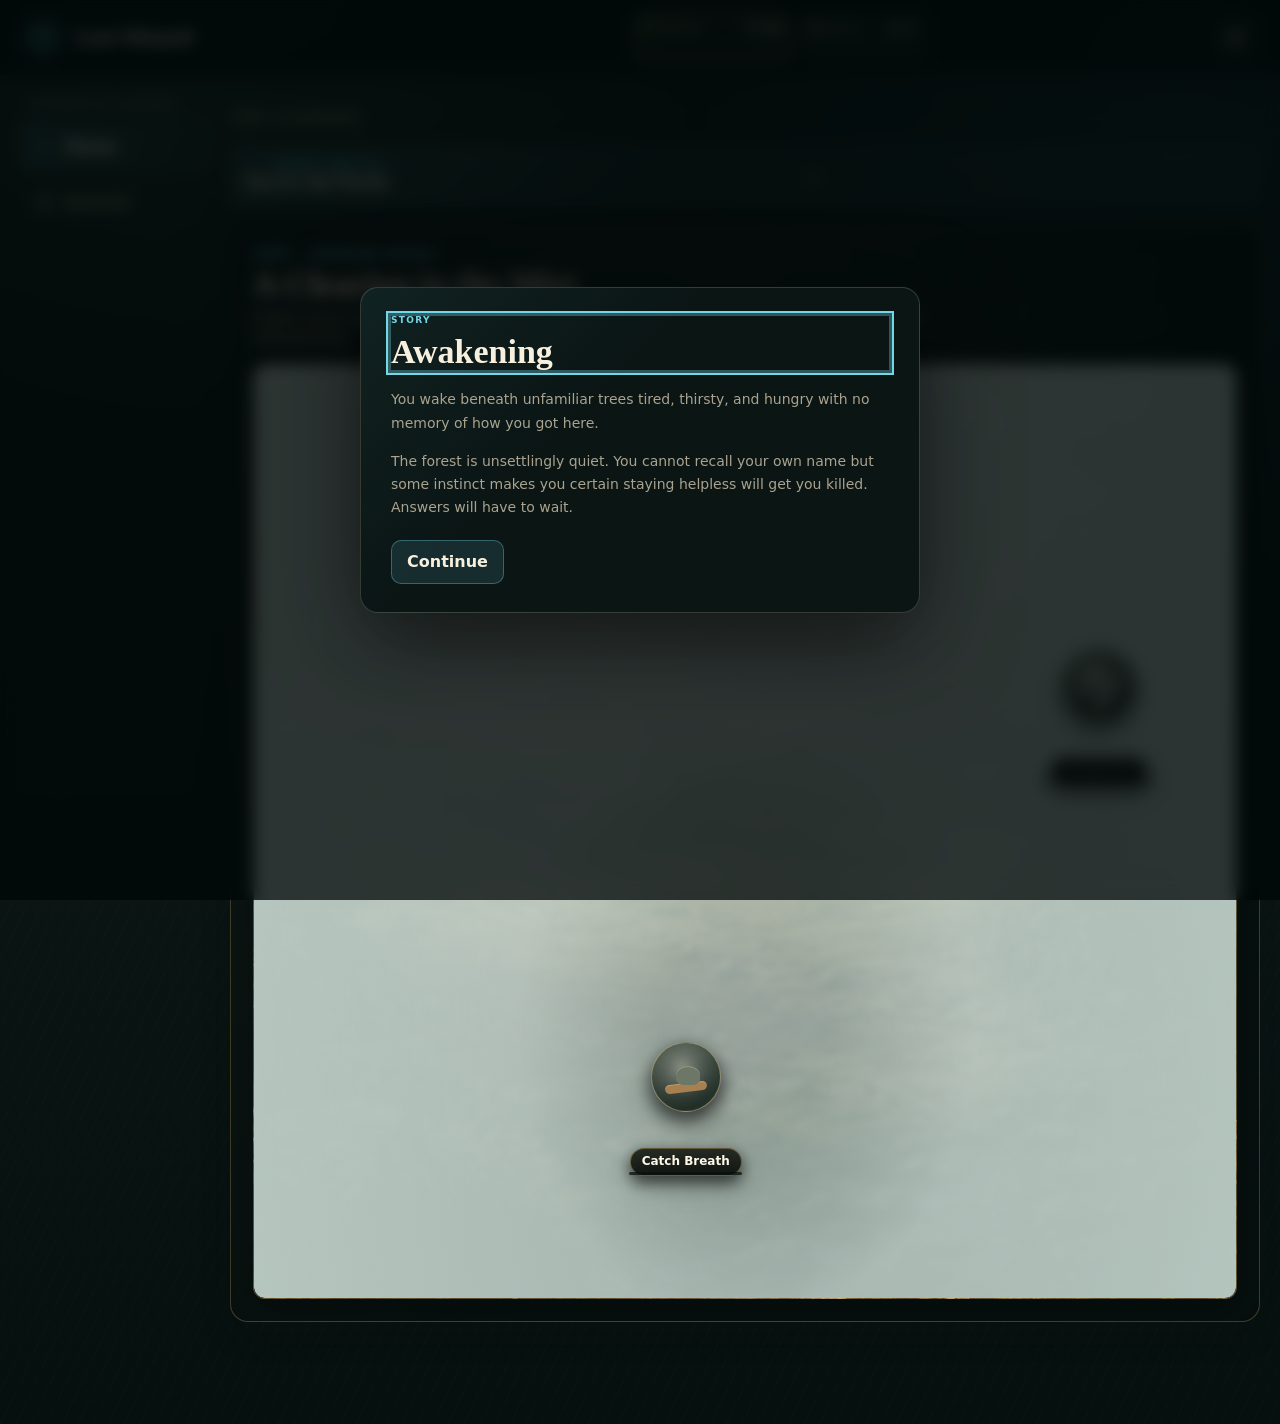
<file: index.html>
<!doctype html>
<html lang="en">
  <head>
    <meta charset="utf-8" />
    <title>Lost Wizard</title>
    <meta name="viewport" content="width=device-width, initial-scale=1" />
    <link rel="stylesheet" href="style.css?v=20260922-character" />
    <link rel="stylesheet" href="tower-visual-system.css?v=20260903-unified-tower-r1" />
    <link rel="stylesheet" href="home-ui.css?v=20260915-camp-attention" />
    <link rel="stylesheet" href="combat-scene.css?v=20260910" />
    <link rel="stylesheet" href="expedition-scene.css?v=20260915-water-summary" />
    <link rel="stylesheet" href="dungeon-scene.css?v=20260915" />
  </head>

  <body>
    <div id="appShell" class="app-shell">
      <header class="top-bar">
        <div class="brand-block">
          <div class="brand-sigil" aria-hidden="true">W</div>
          <div class="brand-copy">
            <h1>Lost Wizard</h1>
          </div>
        </div>

          <div id="vitalResources" class="resource-strip vital-resources" aria-label="Vital resources">
            <div id="energyAmount" class="resource-pill" data-resource="energy"></div>
            <div id="focusAmount" class="resource-pill" data-resource="focus"></div>
            <div id="manaAmount" class="resource-pill" data-resource="mana" style="display: none"></div>
          <div id="wardAmount" class="resource-pill" data-resource="ward" style="display: none"></div>
        </div>

        <button id="settingsToggleBtn" class="icon-button settings-toggle" type="button" aria-controls="settingsDrawer" aria-expanded="false">
          <span class="settings-glyph" aria-hidden="true">⚙</span>
          <span class="sr-only">Open settings</span>
        </button>
      </header>

      <main class="game-shell">
        <nav id="mainViewTabs" class="main-view-tabs" aria-label="Apprentice journal">
          <span class="nav-rail-label" aria-hidden="true">Apprentice journal</span>
          <button id="homeViewTab" class="main-view-tab" type="button" data-main-view-tab="home" style="display: none">Home</button>
          <button id="campViewTab" class="main-view-tab active" type="button" data-main-view-tab="camp" style="display: none">Camp</button>
          <button id="characterViewTab" class="main-view-tab" type="button" data-main-view-tab="character" style="display: none">Character</button>
          <button id="expeditionViewTab" class="main-view-tab" type="button" data-main-view-tab="expedition" style="display: none">Expedition</button>
          <button id="magicViewTab" class="main-view-tab" type="button" data-main-view-tab="magic" style="display: none">Magic</button>
          <button id="towerViewTab" class="main-view-tab" type="button" data-main-view-tab="tower" style="display: none">Tower</button>
          <button id="journalViewTab" class="main-view-tab" type="button" data-main-view-tab="journal">Journal</button>
        </nav>

          <section class="primary-play">
            <header class="view-heading">
              <p id="shellViewEyebrow" class="view-eyebrow">Unknown woods</p>
            </header>

          <section id="currentGoalSection" class="current-goal-section ui-context-panel main-goal-card" data-expanded="false">
            <button id="objectiveDisclosureBtn" class="objective-summary" type="button" aria-controls="currentGoalDetails" aria-expanded="false">
              <span class="objective-main">
                <span class="section-kicker">Current objective</span>
                <span id="currentGoalTitle" class="current-goal-title" role="heading" aria-level="3"></span>
              </span>
              <span id="currentGoalProgress" class="objective-progress" hidden></span>
              <span id="activeTaskCard" class="active-task-card" aria-label="" data-active="false" hidden>
                <span class="active-task-status"><i aria-hidden="true"></i><span id="activeTaskStatusText">In progress</span></span>
                <strong id="activeTaskTitle"></strong>
                <span class="active-task-meter" role="progressbar" aria-label="Active task progress" aria-valuemin="0" aria-valuemax="100" aria-valuenow="0">
                  <span id="activeTaskProgressFill"></span>
                </span>
                <span class="active-task-meta"><span id="activeTaskProgressText">0%</span><span id="activeTaskRemainingText"></span></span>
              </span>
              <span class="objective-chevron" aria-hidden="true"></span>
            </button>
            <div id="currentGoalDetails" class="objective-details" hidden>
              <div id="currentGoalText" class="current-goal-text"></div>
            </div>
          </section>

          <section id="towerMoveInObjective" class="current-goal-section ui-context-panel" hidden></section>

        <section id="combatPanel" class="combat-panel" style="display: none" aria-label="Wizard duel">
          <header class="duel-heading"><span class="combat-kicker">Encounter</span><span id="combatRegion"></span></header>
          <div id="combatScene" class="combat-scene">
            <div class="duel-hud">
              <div class="duel-player-hud">
                <h2 class="duel-player-name">Apprentice</h2>
                <p id="combatWardText" class="combat-ward"></p>
                <div class="duel-meter ward-meter"><div id="combatWardFill"></div></div>
                <p id="combatManaText"></p>
                <div class="duel-meter mana-meter"><div id="combatManaFill"></div></div>
                <span id="combatWardCondition" class="duel-ward-condition"></span>
              </div>
              <div class="duel-enemy-hud">
                <h2 id="combatEnemyName">Minor Earth Elemental</h2>
                <p id="combatEnemyHealthText"></p>
                <div class="duel-meter health-meter"><div id="combatEnemyHealthFill" class="combat-meter-fill"></div></div>
                <div id="combatConditions" class="duel-conditions"></div>
                <div id="combatIntent" class="duel-intent" hidden>
                  <strong id="combatIntentLabel"></strong><span id="combatIntentTime"></span>
                  <div class="duel-meter intent-meter"><div id="combatIntentFill"></div></div>
                  <small id="combatIntentHint"></small>
                </div>
                <p id="combatAttackTimer" class="combat-timer"></p>
              </div>
            </div>
            <div class="duel-stage" aria-hidden="true">
              <div class="duel-scenery"><i></i><i></i><i></i></div>
              <div id="combatPlayerActor" class="duel-actor duel-wizard">
                <div class="duel-actor-body">
                  <svg viewBox="0 0 160 180" focusable="false"><ellipse class="actor-shadow" cx="75" cy="169" rx="48" ry="7"/><path class="wizard-robe" d="M62 55 Q82 45 96 67 L113 162 Q78 177 35 161 L53 92Z"/><path class="wizard-fold" d="M66 81 L57 157 M79 87 L82 164 M90 103 L101 157"/><path class="wizard-hood" d="M52 57 Q52 25 76 16 Q95 27 99 54 L86 66Z"/><path class="wizard-face" d="M73 36 L94 46 85 58 72 55Z"/><path class="wizard-sleeve" d="M86 70 L105 89 126 77 133 88 103 111 79 95Z"/><path class="wizard-belt" d="M51 104 L91 107"/><path class="wizard-staff" d="M127 162 L135 40 125 26 135 13 143 27 135 40"/><circle class="wizard-charge" cx="135" cy="27" r="7"/></svg>
                </div>
                <div class="duel-ward"><svg viewBox="0 0 160 180"><path d="M38 20 L53 55 38 70 58 99 44 122 M129 33 L107 69 123 87 109 126 125 155 M77 5 L90 29 79 46"/></svg></div>
                <span id="combatActorCast" class="duel-actor-caption"></span>
              </div>
              <div id="combatEnemyActor" class="duel-actor duel-enemy"><div id="combatEnemyArt" class="duel-actor-body"></div><div id="combatDefenses" class="duel-defenses"></div></div>
              <div id="combatEffects" class="duel-effects"></div>
              <span id="combatOutcome" class="duel-outcome"></span>
            </div>
          </div>
          <div class="duel-cast" aria-label="Current cast">
            <span id="combatCastLabel">Ready to cast</span><span id="combatCastTime"></span>
            <div id="combatCastMeter" class="duel-meter cast-meter" role="progressbar" aria-label="Cast progress" aria-valuemin="0" aria-valuemax="100" aria-valuenow="0"><div id="combatCastFill"></div></div>
          </div>
          <div class="duel-spells" aria-label="Combat spells">
          <button id="manaBoltBtn" class="action-btn combat-spell-btn" type="button">
            <span id="manaBoltProgressFill" class="progressFill"></span>
            <span>Mana Bolt</span><em>Efficient damage</em>
            <small>10 Mana · 10 damage · 2 sec</small>
            <span class="duel-spell-state"></span>
          </button>
          <button id="manaMissileBtn" class="action-btn combat-spell-btn" type="button" style="display: none">
            <span id="manaMissileProgressFill" class="progressFill"></span>
            <span>Mana Missile</span><em>Break defenses</em>
            <small>11 Mana · 3 × 8 damage · 2.4 sec</small>
            <span class="duel-spell-state"></span>
          </button>
          <button id="manaLanceBtn" class="action-btn combat-spell-btn" type="button" style="display: none">
            <span id="manaLanceProgressFill" class="progressFill"></span>
            <span>Mana Lance</span><em>Pierce armor</em>
            <small>16 Mana · 24 damage · 3 sec</small>
            <span class="duel-spell-state"></span>
          </button>
          </div>
          <div class="duel-utilities">
            <section id="combatConsumables" class="combat-consumables" style="display: none" aria-label="Combat consumables">
              <span class="combat-consumables-label">Tonics</span>
              <div id="combatConsumablesList" class="combat-consumables-list"></div>
            </section>
            <button id="combatRecallBtn" class="action-btn combat-recall-btn" type="button">Recall to Camp <small>Safe exit</small></button>
          </div>
          <p id="combatStatus" class="combat-status"></p>
          <details class="duel-history" open><summary>Recent events</summary><ol id="combatEventLog" aria-label="Recent combat events"></ol></details>
          <p id="combatAnnouncement" class="sr-only" role="status" aria-live="polite" aria-atomic="true"></p>
          <button id="closeCombatBtn" type="button" style="display: none">Close Encounter</button>
        </section>

        <div class="main-view-panels">
          <div id="homeView" class="main-view-panel" data-main-view-panel="home">
            <section id="homeClearing" class="home-clearing" aria-labelledby="homeClearingTitle">
              <header class="home-clearing-heading">
                <div>
                  <span id="homeClearingKicker" class="section-kicker">Home · Unknown woods</span>
                  <h2 id="homeClearingTitle">The Clearing</h2>
                  <p id="homeClearingDescription">Catch your breath, then explore the mist-shrouded woods.</p>
                </div>
              </header>

              <div class="home-clearing-layout">
                <div id="homeScene" class="home-scene" aria-label="Interactive camp clearing">
                  <div class="home-scene-haze" aria-hidden="true"></div>
                  <div class="home-camp-traces" aria-hidden="true">
                    <span class="home-camp-trace home-camp-trace-fire"></span>
                    <span class="home-camp-trace home-camp-trace-shelter"></span>
                  </div>

                  <button class="home-place home-place-opening home-place-catch-breath" type="button" data-home-direct-action="catchBreath" aria-label="Catch Breath" hidden>
                    <span class="home-opening-mark" aria-hidden="true"></span>
                    <span class="home-place-label"><strong>Catch Breath</strong><small>Recover your strength</small></span>
                    <span class="home-hotspot-progress" aria-hidden="true"><span class="progressFill"></span></span>
                  </button>

                  <button class="home-place home-place-opening home-place-explore" type="button" data-home-direct-action="explore" aria-label="Explore the misty tree line" hidden>
                    <span class="home-opening-mark" aria-hidden="true"></span>
                    <span class="home-place-label"><strong>Explore</strong><small>Push into the mist · 5 Energy</small></span>
                    <span class="home-hotspot-progress" aria-hidden="true"><span class="progressFill"></span></span>
                  </button>

                  <button class="home-place home-place-resource home-place-wood" type="button" data-home-area="wood" aria-controls="homeAreaPanel" aria-expanded="false" hidden>
                    <span class="home-resource-icon" aria-hidden="true"><i></i><i></i><i></i></span>
                    <span class="home-place-label"><strong>Wood</strong><small>Search the deadfall</small></span>
                    <span class="home-hotspot-progress" aria-hidden="true"><span class="progressFill"></span></span>
                  </button>

                  <button class="home-place home-place-resource home-place-food" type="button" data-home-area="food" aria-controls="homeAreaPanel" aria-expanded="false" hidden>
                    <span class="home-resource-icon" aria-hidden="true"><i></i><i></i><i></i></span>
                    <span class="home-place-label"><strong>Food</strong><small>Inspect the brush</small></span>
                    <span class="home-hotspot-progress" aria-hidden="true"><span class="progressFill"></span></span>
                  </button>

                  <button class="home-place home-place-resource home-place-water" type="button" data-home-area="water" aria-controls="homeAreaPanel" aria-expanded="false" hidden>
                    <span class="home-resource-icon" aria-hidden="true"><i></i><i></i><i></i></span>
                    <span class="home-place-label"><strong>Water</strong><small>Follow the water</small></span>
                    <span class="home-hotspot-progress" aria-hidden="true"><span class="progressFill"></span></span>
                  </button>

                  <button class="home-place home-place-tower" type="button" data-home-area="tower" aria-controls="towerView" aria-label="Enter the Tower" hidden disabled>
                    <span id="homeTowerVisual" class="home-tower-visual" aria-hidden="true"></span>
                    <span class="home-place-label"><strong>The Tower</strong><small id="homeTowerStatus">Beyond the camp</small></span>
                  </button>

                  <button class="home-place home-place-trail" type="button" data-home-area="trail" aria-controls="expeditionView" aria-label="Take the Trail out of the clearing" hidden>
                    <span class="home-trail-mark" aria-hidden="true"><i></i><i></i><i></i></span>
                    <span class="home-place-label"><strong>Trail</strong><small>Leave the clearing</small></span>
                  </button>

                  <button class="home-place home-place-fire" type="button" data-home-area="campfire" aria-controls="homeAreaPanel" aria-expanded="false">
                    <span class="home-place-art" aria-hidden="true"></span>
                    <span class="home-place-label"><strong>Campfire</strong><small>Recover, gather, and tend camp</small></span>
                    <span class="home-hotspot-progress" aria-hidden="true"><span class="progressFill"></span></span>
                  </button>

                  <button class="home-place home-place-workspot" type="button" data-home-area="workspot" aria-controls="homeAreaPanel" aria-expanded="false">
                    <span class="home-place-art" aria-hidden="true"></span>
                    <span class="home-place-label"><strong>Work Spot</strong><small>Establish a place to build</small></span>
                  </button>

                  <button class="home-place home-place-workbench" type="button" data-home-area="workbench" aria-controls="homeAreaPanel" aria-expanded="false" hidden>
                    <span class="home-place-art" aria-hidden="true"></span>
                    <span class="home-place-label"><strong>Workbench</strong><small>Build and craft</small></span>
                  </button>

                  <button class="home-place home-place-shelter" type="button" data-home-area="shelter" aria-label="Rest at Shelter" hidden>
                    <span class="home-place-art" aria-hidden="true"></span>
                    <span class="home-place-label"><strong>Shelter</strong><small>Rest beneath the lean-to</small></span>
                    <span class="home-hotspot-progress" aria-hidden="true"><span class="progressFill"></span></span>
                  </button>

                  <button class="home-place home-place-study" type="button" data-home-area="study" aria-controls="homeAreaPanel" aria-expanded="false" hidden>
                    <span class="home-place-art" aria-hidden="true"></span>
                    <span class="home-place-label"><strong>Research Spot</strong><small>Research discoveries</small></span>
                  </button>

                  <button class="home-place home-place-processing" type="button" data-home-area="processing" aria-controls="homeAreaPanel" aria-expanded="false" hidden>
                    <span class="home-place-art" aria-hidden="true"></span>
                    <span class="home-place-label"><strong>Processing Station</strong><small>Tan, smelt, and prepare</small></span>
                  </button>

                  <button class="home-place home-place-meditation" type="button" data-home-area="meditation" aria-label="Meditate at Meditation Spot" hidden>
                    <span class="home-place-art" aria-hidden="true"></span>
                    <span class="home-place-label"><strong>Meditation Spot</strong><small>Meditate and restore mana</small></span>
                  </button>

                  <button class="home-place home-place-training" type="button" data-home-area="training" aria-controls="homeAreaPanel" aria-expanded="false" hidden>
                    <span class="home-place-art" aria-hidden="true"></span>
                    <span class="home-place-label"><strong>Practice Circle</strong><small>Skills and training</small></span>
                  </button>

                  <!-- RETIRED: standalone automation replaced by Tower Heart workers.
<button class="home-place home-place-automation" type="button" data-home-area="automation" aria-controls="homeAreaPanel" aria-expanded="false" hidden>
                    <span class="home-place-art" aria-hidden="true"></span>
                    <span class="home-place-label"><strong>Runed Devices</strong><small>Camp automation</small></span>
                  </button>
-->

                  <button class="home-place home-place-storage" type="button" data-home-area="storage" aria-controls="homeAreaPanel" aria-expanded="false" hidden>
                    <span class="home-place-art" aria-hidden="true"></span>
                    <span class="home-place-label"><strong>Storage Cache</strong><small>Review camp supplies</small></span>
                  </button>
                </div>

                <aside id="homeAreaPanel" class="home-area-panel" aria-live="polite" hidden>
                  <div class="home-area-panel-heading">
                    <div>
                      <span id="homeAreaKicker" class="section-kicker">Camp station</span>
                      <h3 id="homeAreaTitle"></h3>
                      <p id="homeAreaDescription"></p>
                    </div>
                    <button id="homeAreaCloseBtn" class="home-area-close" type="button" aria-label="Return to clearing" hidden>Return to clearing</button>
                  </div>
                  <div id="homeAreaContent" class="home-area-content"></div>
                </aside>
              </div>
            </section>
          </div>

          <div id="campView" class="main-view-panel active" data-main-view-panel="camp">
            <section id="campPanel" class="context-section">
              <h2 id="campPanelTitle">Lost in the Woods</h2>

              <div id="campActionsSection" class="camp-actions-section">
                <h3>Actions</h3>
                <div class="camp-actions-list">
                  <button class="action-btn" data-action="explore">
                    <div class="progressFill"></div>
                    <div class="metaProgressFill"></div>
                    <span>Explore</span>
                  </button>

                  <button class="action-btn" data-action="catchBreath">
                    <div class="progressFill"></div>
                    <span>Catch Breath</span>
                  </button>

                  <button id="restBtn" class="action-btn rest-button" style="display: none">
                    <div class="progressFill"></div>
                    <span>Rest in Clearing</span>
                  </button>

                  <button id="recoverBtn" class="action-btn" data-action="recover" style="display: none">
                    <div class="progressFill"></div>
                    <span>Recover</span>
                  </button>

                  <button id="gatherWoodBtn" class="action-btn" data-action="gatherWood" style="display: none">
                    <div class="progressFill"></div>
                    <span>Gather Wood</span>
                  </button>

                  <button id="gatherFoodBtn" class="action-btn" data-action="gatherFood" style="display: none">
                    <div class="progressFill"></div>
                    <span>Gather Food</span>
                  </button>

                </div>
              </div>

              <div id="campContextualActions" class="contextual-actions" style="display: none"></div>

              <div id="campLocationObjectActionsSlot"></div>

              <details id="trainingSection" class="training-section camp-skills-section" style="display: none">
                <summary>Skills &amp; training</summary>
                <div id="trainingList" class="training-list"></div>

                <button id="practiceManaCyclingBtn" class="action-btn training-action-btn" data-action="practiceManaCycling" style="display: none">
                  <div class="progressFill"></div>
                  <span>Practice Mana Cycling</span>
                </button>
              </details>

              <details id="campContent" class="camp-work-section">
                <summary>Camp improvements</summary>
                <div id="campUpgradeSection" class="camp-upgrade-section" style="display: none">
                  <div class="camp-upgrades-strip">
                    <div id="campUpgradeSlots" class="camp-upgrades-strip"></div>
                  </div>
                </div>
              </details>

              <section id="processingFuelSection" class="camp-actions-section">
                <h3>Fuel</h3>
                <div id="processingFuelAmount" class="resource-pill" aria-live="polite">Fuel: 0</div>
                <div class="camp-actions-list">
                  <button class="action-btn" data-action="addWoodToFuel" style="display: none">
                    <div class="progressFill"></div><span>Add Wood to Fuel</span>
                  </button>
                  <button class="action-btn" data-action="addImbuedWoodToFuel" style="display: none">
                    <div class="progressFill"></div><span>Add Imbued Wood to Fuel</span>
                  </button>
                </div>
              </section>

              <div id="craftingSection" class="crafting-section" style="display: none">
                <div id="workTabs" class="work-tabs" style="display: none">
                  <button id="craftingTabBtn" class="work-tab active" type="button">Crafting</button>
                  <button id="researchTabBtn" class="work-tab" type="button">Research</button>
                  <!-- RETIRED: Tower Heart workers replace standalone automation. <button id="automationTabBtn" class="work-tab" type="button" style="display: none">Automation</button> -->
                </div>

                <div id="craftingPanel" class="work-panel">
                  <h3>Crafting</h3>

                  <div class="crafting-actions">
                    <button id="practiceCircleBtn" style="display: none"></button>
                    <button id="storageCacheBtn" style="display: none"></button>
                    <button id="workbenchBtn" style="display: none"></button>
                    <button id="smallFireBtn" style="display: none"></button>
                    <button id="crudeLeanToBtn" style="display: none"></button>
                    <button id="lessCrudeShelterBtn" style="display: none"></button>
                    <button id="framedShelterBtn" style="display: none"></button>
                    <button id="smallHutBtn" style="display: none"></button>
                    <button id="uncomfortableCotBtn" style="display: none"></button>
                    <button id="warmCotBtn" style="display: none"></button>
                    <button id="stoneFirePitBtn" style="display: none"></button>
                    <button id="researchSpotBtn" style="display: none"></button>
                    <button id="meditationSpotBtn" style="display: none"></button>
                    <button id="attunedMeditationSpotBtn" style="display: none"></button>
                    <button id="greaterMeditationSpotBtn" style="display: none"></button>
                    <!-- RETIRED: Tower Heart workers replace standalone automation. <button id="lumberMillBtn" style="display: none"></button> -->
                    <!-- RETIRED: Tower Heart workers replace standalone automation. <button id="foragingLureBtn" style="display: none"></button> -->
                    <button id="researchBenchBtn" style="display: none"></button>
                    <button id="campSmelterFoundationBtn" style="display: none"></button>
                    <button id="campSmelterBtn" style="display: none"></button>
                    <button id="campTanneryBtn" style="display: none"></button>
                    <button id="campAlchemyStationBtn" style="display: none"></button>
                    <button id="manaCondenserFrameBtn" style="display: none"></button>
                    <button id="manaCondenserBtn" style="display: none"></button>

                    <!--<button id="crudeSatchelBtn" style="display: none"></button>
                    <button id="crudeBackpackBtn" style="display: none"></button>
                    <button id="patchedLeatherBackpackBtn" style="display: none"></button>
                    <button id="repairedLeatherBackpackBtn" style="display: none"></button>
                    <button id="waterskinBtn" style="display: none"></button>
                    <button id="reinforcedWaterskinBtn" style="display: none"></button>
                    <button id="smellyShoesBtn" style="display: none"></button>
                    <button id="travelBootsBtn" style="display: none"></button>
                    <button id="scratchyShirtBtn" style="display: none"></button>
                    <button id="scratchyPantsBtn" style="display: none"></button>
                    <button id="simpleTonicBeltBtn" style="display: none"></button>
                    <button id="tonicBeltBtn" style="display: none"></button>
                    <button id="reinforcedTonicBeltBtn" style="display: none"></button>
                    <button id="foragingBasketBtn" style="display: none"></button>
                    <button id="stoneKnifeBtn" style="display: none"></button>
                    <button id="stoneAxeBtn" style="display: none"></button>
                    <button id="ironKnifeBtn" style="display: none"></button>
                    <button id="ironAxeBtn" style="display: none"></button>
                    <button id="torchBtn" style="display: none"></button>
                    <button id="crudeIronPickBtn" style="display: none"></button>-->

                    <button id="trapCraftBtn" style="display: none"></button>
                    <button id="leatherCraftBtn" style="display: none"></button>
                    <button id="ironCraftBtn" style="display: none"></button>
                    <button id="staminaTonicCraftBtn" style="display: none"></button>

                    <button class="action-btn" data-action="concentrateTonicBase" style="display: none">
                      <div class="progressFill"></div>
                      <span>Concentrate Tonic Base</span>
                    </button>

                    <button class="action-btn" data-action="concentrateManaTonicBase" style="display: none">
                      <div class="progressFill"></div>
                      <span>Concentrate Mana Tonic Base</span>
                    </button>
                  </div>

                  <section id="steelworkingSection" class="steelworking-section" style="display: none" aria-labelledby="steelworkingHeading">
                    <h4 id="steelworkingHeading">Steelworking</h4>
                    <div id="steelworkingActions" class="crafting-actions steelworking-actions"></div>
                  </section>
                </div>

                <div id="researchPanel" class="work-panel research-panel" style="display: none">
                  <h3>Research</h3>

                  <div class="research-layout">
                    <div id="researchList" class="research-list" aria-label="Research list"></div>

                    <div id="researchDetails" class="research-details" aria-label="Selected research details" tabindex="-1">
                      <div class="research-empty">Select research to view details.</div>
                    </div>
                  </div>
                </div>

                <!-- RETIRED: Tower Heart workers replace standalone automation.
<div id="automationPanel" class="work-panel automation-panel" style="display: none">
                  <h3>Automation</h3>
                  <div id="automationList" class="automation-list"></div>
                </div>
-->
              </div>

              <details id="campResourcesSection" class="camp-resources-section storage-section" style="display: none">
                <summary>Storage</summary>
                <div class="camp-resource-strip">
                  <div id="foodAmount" class="resource-pill" style="display: none"></div>
                  <div id="woodAmount" class="resource-pill" style="display: none"></div>
                  <div id="fuelAmount" class="resource-pill" style="display: none"></div>
                  <div id="imbuedWoodAmount" class="resource-pill" style="display: none"></div>
                  <div id="fiberAmount" class="resource-pill" style="display: none"></div>
                  <div id="trapAmount" class="resource-pill" style="display: none"></div>
                  <div id="peltAmount" class="resource-pill" style="display: none"></div>
                  <div id="leatherAmount" class="resource-pill" style="display: none"></div>
                  <div id="stoneAmount" class="resource-pill" style="display: none"></div>
                   <div id="oreAmount" class="resource-pill" style="display: none"></div>
                   <div id="earthElementalCoreAmount" class="resource-pill" style="display: none"></div>
                  <div id="wardenCoreAmount" class="resource-pill" style="display: none" title="Unique progression item"></div>
                  <div id="runedLeatherAmount" class="resource-pill" style="display: none"></div>
                  <div id="naturalEssenceAmount" class="resource-pill" style="display: none"></div>
                  <div id="ironAmount" class="resource-pill" style="display: none"></div>
                  <div id="steelAmount" class="resource-pill" style="display: none"></div>
                  <div id="ironRingAmount" class="resource-pill" style="display: none"></div>
                  <div id="nailsAmount" class="resource-pill" style="display: none"></div>
                  <div id="herbAmount" class="resource-pill" style="display: none"></div>
                  <div id="glimmerleafAmount" class="resource-pill" style="display: none"></div>
                  <div id="staminaTonicBaseAmount" class="resource-pill" style="display: none"></div>
                  <div id="manaTonicBaseAmount" class="resource-pill" style="display: none"></div>
                  <div id="concentratedTonicBaseAmount" class="resource-pill" style="display: none"></div>
                  <div id="concentratedManaTonicBaseAmount" class="resource-pill" style="display: none"></div>
                  <div id="huntingLureAmount" class="resource-pill" style="display: none"></div>
                  <div id="manaCrystalAmount" class="resource-pill" style="display: none"></div>
                  <div id="chargedCrystalAmount" class="resource-pill" style="display: none"></div>
                </div>
              </details>
            </section>
          </div>

          <div id="characterView" class="main-view-panel" data-main-view-panel="character">
            <section id="characterPanel" class="context-section character-panel" aria-labelledby="characterTitle">
              <h2 id="characterTitle">Character</h2>
              <p class="character-intro">Your equipment, tools, and supplies for the road ahead. Select an item to inspect its effects.</p>
              <h3>Player Equipment</h3>
              <div id="gearSection" class="gear-section character-equipment" style="display: none">
                <div id="gearSlotsGroup" class="equipment-group" style="display: none">
                  <div id="paperDoll" class="paper-doll" aria-label="Equipped gear">
                    <div class="paper-doll-silhouette" aria-hidden="true"><img src="assets/paper-doll-apprentice.png" alt="" /></div>
                    <div id="gearSlots" class="paper-doll-slots"></div>
                  </div>
                </div>

                <div id="toolSlotsGroup" class="equipment-group" style="display: none">
                  <div id="toolSlots" class="tool-icon-row" aria-label="Tools"></div>
                </div>

                <div id="equipmentDetail" class="equipment-detail" aria-live="polite"></div>

                <div id="tonicSlotsGroup" class="equipment-group" style="display: none">
                  <h3>Tonics</h3>
                  <div id="tonicSlots" class="equipment-slots"></div>
                </div>
              </div>

              <div id="packingSection" class="packing-section" style="display: none">
                <h3>Packing</h3>

                <div class="packing-actions">
                  <button class="action-btn" data-action="packFood" style="display: none">
                    <div class="progressFill"></div>
                    <span>Pack Food</span>
                  </button>

                  <button class="action-btn" data-action="packWater" style="display: none">
                    <div class="progressFill"></div>
                    <span>Fill Water</span>
                  </button>

                  <button class="action-btn" data-action="packTrap" style="display: none">
                    <div class="progressFill"></div>
                    <span>Pack Trap</span>
                  </button>

                  <button class="action-btn" data-action="packPelt" style="display: none">
                    <div class="progressFill"></div>
                    <span>Pack Pelt</span>
                  </button>

                  <button class="action-btn" data-action="packOre" style="display: none">
                    <div class="progressFill"></div>
                    <span>Pack Ore</span>
                  </button>

                  <button class="action-btn" data-action="packWood" style="display: none">
                    <div class="progressFill"></div>
                    <span>Pack Wood</span>
                  </button>

                  <button class="action-btn" data-action="packStone" style="display: none">
                    <div class="progressFill"></div>
                    <span>Pack Stone</span>
                  </button>

                  <button class="action-btn" data-action="packIron" style="display: none">
                    <div class="progressFill"></div>
                    <span>Pack Iron</span>
                  </button>

                  <button class="action-btn" data-action="packImbuedWood" style="display: none">
                    <div class="progressFill"></div>
                    <span>Pack Imbued Wood</span>
                  </button>

                  <button class="action-btn" data-action="packHerb" style="display: none">
                    <div class="progressFill"></div>
                    <span>Pack Herbs</span>
                  </button>

                  <button class="action-btn" data-action="packGlimmerleaf" style="display: none">
                    <div class="progressFill"></div>
                    <span>Pack Glimmerleaf</span>
                  </button>

                  <button class="action-btn" data-action="packChargedCrystal" style="display: none">
                    <div class="progressFill"></div>
                    <span>Pack Charged Mana Crystal</span>
                  </button>
                </div>
              </div>

            </section>
          </div>

          <div id="expeditionView" class="main-view-panel" data-main-view-panel="expedition">
            <section id="expeditionPanel" class="context-section" style="display: none">
              <h2 id="expeditionPanelTitle">Expedition</h2>

              <div id="expeditionWorkflowPanel" class="workflow-summary-panel"></div>

              <div class="travel-section">
                <h3>Travel</h3>

                <div class="expedition-stats">
                  <div id="expeditionDistanceBar" class="expedition-stat expedition-distance-bar">
                    <div id="expeditionDistanceFill" class="expedition-distance-fill"></div>
                    <span id="expeditionDistanceAmount" class="expedition-distance-label">Distance: 0 / 100</span>
                  </div>
                </div>

                <div class="travel-actions">
                  <button class="action-btn" data-action="beginExpedition" style="display: none">
                    <div class="progressFill"></div>
                    <span>Prepare for Expedition</span>
                  </button>

                  <button class="action-btn" data-action="travel" style="display: none">
                    <div class="progressFill"></div>
                    <span>Travel</span>
                  </button>

                  <div id="destinationActions" class="destination-actions"></div>
                  <div id="locationTravelSection" class="destination-actions" style="display: none"></div>

                  <button class="action-btn" data-action="returnToCamp" style="display: none">
                    <div class="progressFill"></div>
                    <span>Return to Camp</span>
                  </button>
                </div>
              </div>

              <div id="locationContent" style="display: none">
                <section id="locationPrimaryActions" class="location-primary-actions" aria-label="Location actions">
                  <h3>Actions</h3>
                <button class="action-btn" data-action="exploreLocation" style="display: none">
                  <div class="progressFill"></div>
                  <div class="metaProgressFill"></div>
                  <span>Explore Location</span>
                </button>

                <button class="action-btn" data-action="gatherFiber" style="display: none">
                  <div class="progressFill"></div>
                  <span>Gather Fiber</span>
                </button>

                <button class="action-btn" data-action="gatherHerbs" style="display: none">
                  <div class="progressFill"></div>
                  <span>Gather Herbs</span>
                </button>

                <button class="action-btn" data-action="gatherGlimmerleaf" style="display: none">
                  <div class="progressFill"></div>
                  <span>Gather Glimmerleaf</span>
                </button>

                <button class="action-btn" data-action="scoutTrapSite" style="display: none">
                  <div class="progressFill"></div>
                  <span>Scout Trail</span>
                </button>

                <button class="action-btn" data-action="setTrap" style="display: none">
                  <div class="progressFill"></div>
                  <span>Set Trap</span>
                </button>

                <button class="action-btn" data-action="checkTrap" style="display: none">
                  <div class="progressFill"></div>
                  <span>Check Trap</span>
                </button>

                <button class="action-btn" data-action="gatherStone" style="display: none">
                  <div class="progressFill"></div>
                  <span>Gather Stone</span>
                </button>

                <button class="action-btn" data-action="mineStone" style="display: none">
                  <div class="progressFill"></div>
                  <span>Mine Stone</span>
                </button>

                <button class="action-btn" data-action="mineIron" style="display: none">
                  <div class="progressFill"></div>
                  <span>Mine Iron</span>
                </button>

                <button class="action-btn" data-action="investigateNorthernDisturbance" style="display: none">
                  <div class="progressFill"></div>
                  <span>Investigate the Tremors</span>
                </button>

                <button class="action-btn" data-action="challengeEarthElemental" style="display: none">
                  <div class="progressFill"></div>
                  <span>Challenge Earth Elemental</span>
                </button>

                <button class="action-btn" data-action="investigateEasternDisturbance" style="display: none">
                  <div class="progressFill"></div>
                  <span>Investigate the Eastern Disturbance</span>
                </button>

                <button class="action-btn" data-action="challengeThornfang" style="display: none">
                  <div class="progressFill"></div>
                  <span>Challenge Thornfang</span>
                </button>

                <button class="action-btn" data-action="investigateSouthernDisturbance" style="display: none">
                  <div class="progressFill"></div>
                  <span>Investigate the Southern Disturbance</span>
                </button>

                <button class="action-btn" data-action="challengeBlightedBriar" style="display: none">
                  <div class="progressFill"></div>
                  <span>Challenge Blighted Briar</span>
                </button>

                <button class="action-btn" data-action="trackGame" style="display: none">
                  <div class="progressFill"></div>
                  <span>Track Game</span>
                </button>

                <button class="action-btn" data-action="useHuntingLure" style="display: none">
                  <div class="progressFill"></div>
                  <span>Use Hunting Lure</span>
                </button>

                <button class="action-btn" data-action="huntGame" style="display: none">
                  <div class="progressFill"></div>
                  <span>Hunt Game</span>
                </button>

                <button class="action-btn" data-action="storePelt" style="display: none">
                  <div class="progressFill"></div>
                  <span>Store Pelt</span>
                </button>

                <button class="action-btn" data-action="takeLeather" style="display: none">
                  <div class="progressFill"></div>
                  <span>Take Leather</span>
                </button>

                <button class="action-btn" data-action="storeOre" style="display: none">
                  <div class="progressFill"></div>
                  <span>Store Ore</span>
                </button>

                <button class="action-btn" data-action="storeFuel" style="display: none">
                  <div class="progressFill"></div>
                  <span>Store All Fuel Wood</span>
                </button>

                <button class="action-btn" data-action="storeHerb" style="display: none">
                  <div class="progressFill"></div>
                  <span>Store Herb</span>
                </button>

                <button class="action-btn" data-action="storeGlimmerleaf" style="display: none">
                  <div class="progressFill"></div>
                  <span>Store Glimmerleaf</span>
                </button>

                <button class="action-btn" data-action="takeIron" style="display: none">
                  <div class="progressFill"></div>
                  <span>Take Iron</span>
                </button>

                <button class="action-btn" data-action="enterDungeon" style="display: none">
                  <div class="progressFill"></div>
                  <span>Enter Ruin</span>
                </button>

                <button class="action-btn" data-action="leaveDungeon" style="display: none">
                  <div class="progressFill"></div>
                  <span>Leave Ruin</span>
                </button>
                </section>

                <div id="expeditionLocationObjectActionsSlot">
                  <div id="locationObjectActions" class="location-object-actions"></div>
                </div>

                <section id="brokenWardenEncounter" class="contextual-actions" style="display: none"></section>
                <section id="locationContextualActions" class="contextual-actions" style="display: none">
                  <h3>Local actions</h3>
                </section>
                <section id="locationSpellActions" class="contextual-actions contextual-spell-actions" style="display: none">
                  <h3>Available magic</h3>
                </section>

                <div id="dungeonSection" class="dungeon-section" style="display: none">
                  <h3 id="dungeonTitle"></h3>
                  <div id="dungeonMap" class="dungeon-map" role="group" aria-label="Dungeon map"></div>
                  <div id="dungeonRoomText" class="dungeon-room-text"></div>
                  <div id="dungeonActions" class="dungeon-actions"></div>
                </div>
                <div id="towerNodePanel" style="display: none"></div>
                <div id="locationStorageSection" class="camp-resources-section" style="display: none">
                  <h3>Stored Here</h3>
                  <div id="locationStorageList" class="camp-resource-strip"></div>
                </div>
                <div id="trapSitesList" class="trap-sites-list" style="display: none"></div>
                <div id="locationDescription" class="location-description"></div>
              </div>

              <div id="regionalMapSection" class="regional-map-section" style="display: none">
                <div id="regionalMap" class="regional-map" role="group" aria-label="Known regions"></div>

                <section class="region-details">
                  <div class="region-details-header">
                    <div>
                      <span id="regionDirection" class="region-direction"></span>
                      <h3 id="regionName"></h3>
                    </div>
                    <span id="regionStatus" class="region-status-badge"></span>
                  </div>

                  <p id="regionDescription"></p>

                  <div class="region-progress-labels">
                    <span>Regional familiarity</span>
                    <strong id="regionProgressText"></strong>
                  </div>

                  <div class="region-progress-track" aria-hidden="true">
                    <div id="regionProgressFill" class="region-progress-fill"></div>
                  </div>

                  <div class="region-facts">
                    <div class="region-fact">
                      <span>Terrain</span>
                      <strong id="regionTerrain"></strong>
                    </div>
                    <div class="region-fact">
                      <span>Known places</span>
                      <strong id="regionKnownPlaceCount"></strong>
                    </div>
                  </div>
                </section>
              </div>

            </section>
          </div>

          <div id="magicView" class="main-view-panel" data-main-view-panel="magic">
            <section id="magicPanel" class="context-section" style="display: none">
              <h2>Magic</h2>

              <div id="magicWorkflowPanel" class="workflow-summary-panel"></div>

              <div id="spellSlotsGroup" class="equipment-group" style="display: none">
                <h3>Spells</h3>
                <div id="spellSlots" class="equipment-slots"></div>
                <div id="spellTargetMenu" class="attunement-target-menu spell-target-menu" style="display: none"></div>
              </div>

              <div id="magicContextualActions" class="shared-actions-list">
                <button id="meditateBtn" class="action-btn" data-action="meditate" style="display: none">
                  <div class="progressFill"></div>
                  <span>Meditate</span>
                </button>

              </div>

              <div id="craftingSpellActions" class="contextual-actions contextual-spell-actions" style="display: none">
                <h3>Magic for this work</h3>
              </div>

              <details id="magicProgressSection" class="magic-progress-section">
                <summary>Spell Progress</summary>
                <div id="spellProgressList" class="training-list"></div>
              </details>
            </section>
          </div>

          <div id="towerView" class="main-view-panel" data-main-view-panel="tower">
            <section id="towerPanel" class="context-section" style="display: none">
              <header class="tower-home-heading">
                <div>
                  <span id="towerHomeKicker" class="section-kicker">Tower reconstruction</span>
                  <h2 id="towerHomeTitle">The Tower</h2>
                  <p id="towerHomeDescription">Restore the buried structure and make each room functional.</p>
                </div>
                <div class="tower-home-destinations">
                  <button id="towerGroundsBtn" type="button" hidden>Visit Tower Grounds</button>
                  <button id="towerExpeditionBtn" type="button" hidden>Prepare Expedition</button>
                </div>
              </header>

              <nav id="towerRoomNav" class="tower-room-nav" aria-label="Tower rooms" hidden>
                <button type="button" data-tower-destination="heart">Tower Heart</button>
                <button type="button" data-tower-destination="basement">Basement</button>
                <button type="button" data-tower-destination="room:bedroom">Bedroom</button>
                <button type="button" data-tower-destination="room:library">Library</button>
                <button type="button" data-tower-destination="room:workshop">Workshop</button>
                <button type="button" data-tower-destination="room:forge">Forge</button>
                <button type="button" data-tower-destination="room:alchemyRoom">Alchemy Room</button>
                <button type="button" data-tower-destination="room:enchantingStudy">Enchanting Study</button>
                <button type="button" data-tower-destination="room:longRangeGate">Gate</button>
              </nav>

              <div class="tower-workspace">
                <section class="tower-cross-section-panel" aria-label="Interactive Tower illustration">
                  <div id="towerStructure" class="tower-cross-section"></div>
                </section>

                <aside id="projectPanel" class="work-panel project-panel tower-detail-panel" aria-label="Selected Tower space details">
                  <div id="projectList" class="project-list tower-detail-content"></div>
                </aside>
              </div>
            </section>
          </div>

          <div id="journalView" class="main-view-panel journal-view-panel" data-main-view-panel="journal">
            <div id="journalViewTabs" class="journal-view-switch" aria-label="Journal sections">
              <button id="journalEntriesTab" class="journal-switch-tab active" type="button" data-journal-view="entries">Journal</button>
              <button id="worldLogTab" class="journal-switch-tab" type="button" data-journal-view="world">World Log</button>
            </div>

            <section id="journalEntriesPanel" class="journal-panel journal-subpanel active" data-journal-panel="entries">
              <h2>Journal</h2>
              <div id="journalEntries" class="journal-entries"></div>
            </section>

            <section id="worldLogPanel" class="world-feed journal-subpanel" data-journal-panel="world">
              <h2>World Log</h2>
              <div id="storyLog" class="story-log" aria-label="Recent world events"></div>
            </section>
          </div>
        </div>
      </section>

        <div class="storage-summary-row">
          <button id="inventorySummary" class="inventory-summary" type="button" style="display: none" aria-expanded="false"></button>
        </div>
      </main>

      <div id="settingsOverlay" class="settings-overlay" hidden>
        <button id="settingsBackdrop" class="settings-backdrop" type="button" aria-label="Close settings"></button>
        <aside id="settingsDrawer" class="settings-drawer" role="dialog" aria-modal="true" aria-labelledby="settingsTitle" tabindex="-1">
          <header class="settings-header">
            <div>
              <span class="section-kicker">Apprentice journal</span>
              <h2 id="settingsTitle">Settings</h2>
            </div>
            <button id="settingsCloseBtn" class="icon-button" type="button" aria-label="Close settings">×</button>
          </header>

          <section class="save-section">
            <h3>Save &amp; restore</h3>
            <p>Keep this apprentice’s progress on this device.</p>
            <div class="save-controls">
              <button id="saveGameBtn" type="button">Save game</button>
              <button id="loadGameBtn" type="button">Load game</button>
              <button id="resetSaveBtn" class="is-destructive" type="button">Reset save</button>
            </div>
          </section>

          <section id="developerSettings" class="developer-settings">
            <h3>Developer tools</h3>
            <p>Use these controls to test game speed, progression, and story events.</p>
            <div class="dev-speed-controls" aria-label="Developer game speed">
              <span class="dev-speed-label">Game speed</span>
              <button class="dev-speed-btn active" type="button" data-speed="1">x1</button>
              <button class="dev-speed-btn" type="button" data-speed="5">x5</button>
              <button class="dev-speed-btn" type="button" data-speed="10">x10</button>
            </div>
            <div class="dev-tier-controls" aria-label="Developer tier jumps">
              <span class="dev-speed-label">Tier checkpoint</span>
              <button class="dev-tier-btn" type="button" data-tier="1">T1</button>
              <button class="dev-tier-btn" type="button" data-tier="2">T2</button>
              <button class="dev-tier-btn" type="button" data-tier="3">T3</button>
              <button class="dev-tier-btn" type="button" data-tier="4">T4</button>
              <button class="dev-tier-btn" type="button" data-tier="4.5">T4.5</button>
            </div>
            <button id="testCombatBtn" type="button">Test combat</button>
            <div class="dev-story-review">
              <label for="storyPreviewSelect">Story dialog review</label>
              <select id="storyPreviewSelect">
                <option value="introPopup">Awakening</option>
                <option value="campEstablishedPopup">Camp Established</option>
                <option value="outskirtsCompletePopup">Beyond the Outskirts</option>
                <option value="recallAwakenedPopup">Recall</option>
                <option value="torchSparkPopup">A Spark in the Ash</option>
                <option value="manaAwakenedPopup">Mana Awakened</option>
                <option value="campFoundationPopup">Buried Foundation</option>
                <option value="personalWardPopup">Personal Ward</option>
                <option value="advancedRecallPopup">Advanced Recall</option>
                <option value="northernDisturbancePopup">Northern Disturbance</option>
                <option value="story:fourRoads">Four Roads</option>
                <option value="story:moreThanARefuge">More Than a Refuge</option>
                <option value="story:familiarQuestion">A Familiar Question</option>
                <option value="story:plansBeneathTheDust">Plans Beneath the Dust</option>
                <option value="story:heartRemembers">The Heart Remembers</option>
                <option value="story:firstConnection">The First Connection</option>
                <option value="story:handsOfStone">Hands of Stone</option>
                <option value="story:fourAnchorsOneHeart">Four Anchors, One Heart</option>
                <option value="story:lastWarden">The Last Warden</option>
                <option value="story:beyondTheFourRoads">Beyond the Four Roads</option>
                <option value="story:towerBuiltToReach">A Tower Built to Reach</option>
                <option value="story:homeAtLast">Home, at Last</option>
                <option value="story:answerBeyondTheWoods">An Answer Beyond the Woods</option>
              </select>
              <button id="storyPreviewBtn" type="button">Review selected dialog</button>
            </div>
          </section>
        </aside>
      </div>

      <div id="uiLiveRegion" class="sr-only" aria-live="polite" aria-atomic="true"></div>
      <div id="notificationStack" class="notification-stack" aria-live="polite" aria-atomic="false"></div>
    </div>

    <div id="introPopup" class="popup">
      <div class="popup-content">
        <h2>Awakening</h2>

        <p>You wake beneath unfamiliar trees tired, thirsty, and hungry with no memory of how you got here.</p>

        <p>
          The forest is unsettlingly quiet. You cannot recall your own name but some instinct makes you certain staying helpless will get you killed.
          Answers will have to wait.
        </p>

        <button id="continueBtn">Continue</button>
      </div>
    </div>

    <div id="campEstablishedPopup" class="popup" style="display: none">
      <div class="popup-content">
        <h2>A New Home</h2>

        <p>The small fire crackles as you huddle in your crude shelter. For the first time since waking you're not fighting for survival.</p>

        <p>
          With a safe place to rest your thoughts turn inward. Who am I? Why am I here? The fire has no response, answers are...out there...somewhere.
        </p>

        <button id="campEstablishedContinueBtn">Continue</button>
      </div>
    </div>

    <div id="towerEstablishedPopup" class="popup" style="display: none">
      <div class="popup-content">
        <h2>Tower Established</h2>
        <p>You carry your bedding, tools, and research indoors. The camp served its purpose; its cleared ground and cold fire ring remain outside as quiet traces of the life you built there.</p>
        <p>The Tower Heart sends steady heat through the forge and alchemy equipment. From this secure home, you can prepare for expeditions beyond the territory.</p>
        <p><strong>Your tower is now Home. The Tower Heart powers production; fuel is no longer required.</strong></p>
        <button id="towerEstablishedContinueBtn">Enter Your New Home</button>
      </div>
    </div>

    <div id="outskirtsCompletePopup" class="popup" style="display: none">
      <div class="popup-content">
        <h2>Camp Outskirts Explored</h2>

        <p>You've explored everything immediately around your camp. What was once a mysterious forest is now a network of well-known paths.</p>

        <p>You now know the fastest routes and shortcuts to every nearby location, and can travel these well-known paths faster.</p>

        <p>
          With your new knowledge, you notice an overgrown trail leading beyond where you've explored. Maybe this can lead to the answers you seek.
        </p>

        <button id="outskirtsCompleteContinueBtn">Continue</button>
      </div>
    </div>

    <div id="recallAwakenedPopup" class="popup" style="display: none">
      <div class="popup-content">
        <h2>Recall</h2>

        <p>
          A faint thread disappears into the trees in the direction of camp. Instinctively, you pluck the thread, and between blinks of an eye you
          appear back at camp.
        </p>

        <p>
          You don't know how, but you're back without having to travel the forest in between. The thread remains in the back of your mind, ready for
          your next expedition.
        </p>

        <button id="recallAwakenedContinueBtn">Continue</button>
      </div>
    </div>

    <div id="torchSparkPopup" class="popup" style="display: none">
      <div class="popup-content">
        <h2>A Spark</h2>

        <p>
          As your fingers close around the torch, heat blooms in your chest. It races down your arm and blue heat flickers from your skin for one
          impossible heartbeat.
        </p>

        <p>You do not know how you did it but despite the impossibility your instincts say it was you.</p>

        <button id="torchSparkContinueBtn">Continue</button>
      </div>
    </div>

    <div id="manaAwakenedPopup" class="popup" style="display: none">
      <div class="popup-content">
        <h2>Mana Awakened</h2>

        <p>The runes do not speak in words. They pull at something buried inside you, and something answers.</p>

        <p>Power gathers at the edge of your awareness. Forgotten no more a power, your power, blooms in your chest once more.</p>

        <button id="manaAwakenedContinueBtn">Continue</button>
      </div>
    </div>

    <div id="campFoundationPopup" class="popup" style="display: none">
      <div class="popup-content">
        <h2>Buried Foundation</h2>

        <p>
          Mana Sense pulls your awareness downward. Beneath the clearing, hidden by soil and roots, old stone waits in a shape too deliberate to be
          natural.
        </p>

        <p>Something once stood here, your camp was not the first thing built on this ground.</p>

        <button id="campFoundationContinueBtn">Continue</button>
      </div>
    </div>

    <div id="personalWardPopup" class="popup" style="display: none">
      <div class="popup-content">
        <h2>Personal Ward</h2>

        <p>
          As the reinforced foundation settles, one section of stone answers differently. Its channels bend inward, forming the shape of a ward rather
          than a wall.
        </p>

        <p>
          The pattern resonates through your mana and memory follows it. You remember how to hold a personal ward around yourself.
        </p>

        <button id="personalWardContinueBtn">Continue</button>
      </div>
    </div>

    <div id="advancedRecallPopup" class="popup" style="display: none">
      <div class="popup-content">
        <h2>Advanced Recall</h2>
        <p id="advancedRecallPopupText">The node thread is ready to carry supplies back to the Tower.</p>
        <div id="advancedRecallOptions" class="advanced-recall-options"></div>
        <button id="advancedRecallCloseBtn">Close</button>
      </div>
    </div>

    <div id="northernDisturbancePopup" class="popup" style="display: none">
      <div class="popup-content">
        <h2>Northern Disturbance</h2>
        <p>The northern node settles into its new rhythm. A moment later, mana shifts across the distant ridge and a low tremor rolls through the ground.</p>
        <p>Something in the Northern Reach has answered the node. The Iron Mine is the closest place to investigate.</p>
        <button id="northernDisturbanceContinueBtn">Continue</button>
      </div>
    </div>

    <div id="storyPopup" class="popup" style="display: none">
      <div class="popup-content story-popup-content">
        <h2 id="storyPopupTitle" tabindex="-1"></h2>
        <div id="storyPopupBody" class="story-popup-body"></div>
        <button id="storyPopupContinueBtn" type="button">Continue</button>
      </div>
    </div>

    <script src="state.js?v=20260922-progression"></script>
    <script src="expeditionData.js?v=20260830"></script>
    <script src="content.js?v=20260922-progression"></script>
    <script src="definitions.js?v=20260831-imbue2"></script>
    <script src="ui.js?v=20260922-progression"></script>
    <script src="resources.js?v=20260922-progression"></script>
    <script src="skills.js?v=20260922-progression"></script>
    <script src="camp.js?v=20260929-sense-prey-after-explore"></script>
    <script src="equipment.js?v=20260915-craft-refresh"></script>
    <script src="tower-visual-system.js?v=20260903-unified-tower-r1"></script>
    <script src="home-ui.js?v=20260929-hide-clearing-rest"></script>
    <script src="expedition.js?v=20260911-overhaul"></script>
    <script src="dungeon-scene.js?v=20260915-direct"></script>
    <script src="expedition-map-config.js?v=20260915"></script>
    <script src="expedition-map.js?v=20260915-found-map-gate"></script>
    <script src="expedition-scene.js?v=20260929-direct-outskirts-routes"></script>
    <script src="actions.js?v=20260922-progression"></script>
    <script src="combat.js?v=20260911-overhaul"></script>
    <script src="combat-scene.js?v=20260910"></script>
    <script src="save.js?v=20260922-progression"></script>
    <script src="script.js?v=20260922-progression"></script>
  </body>
</html>
</file>
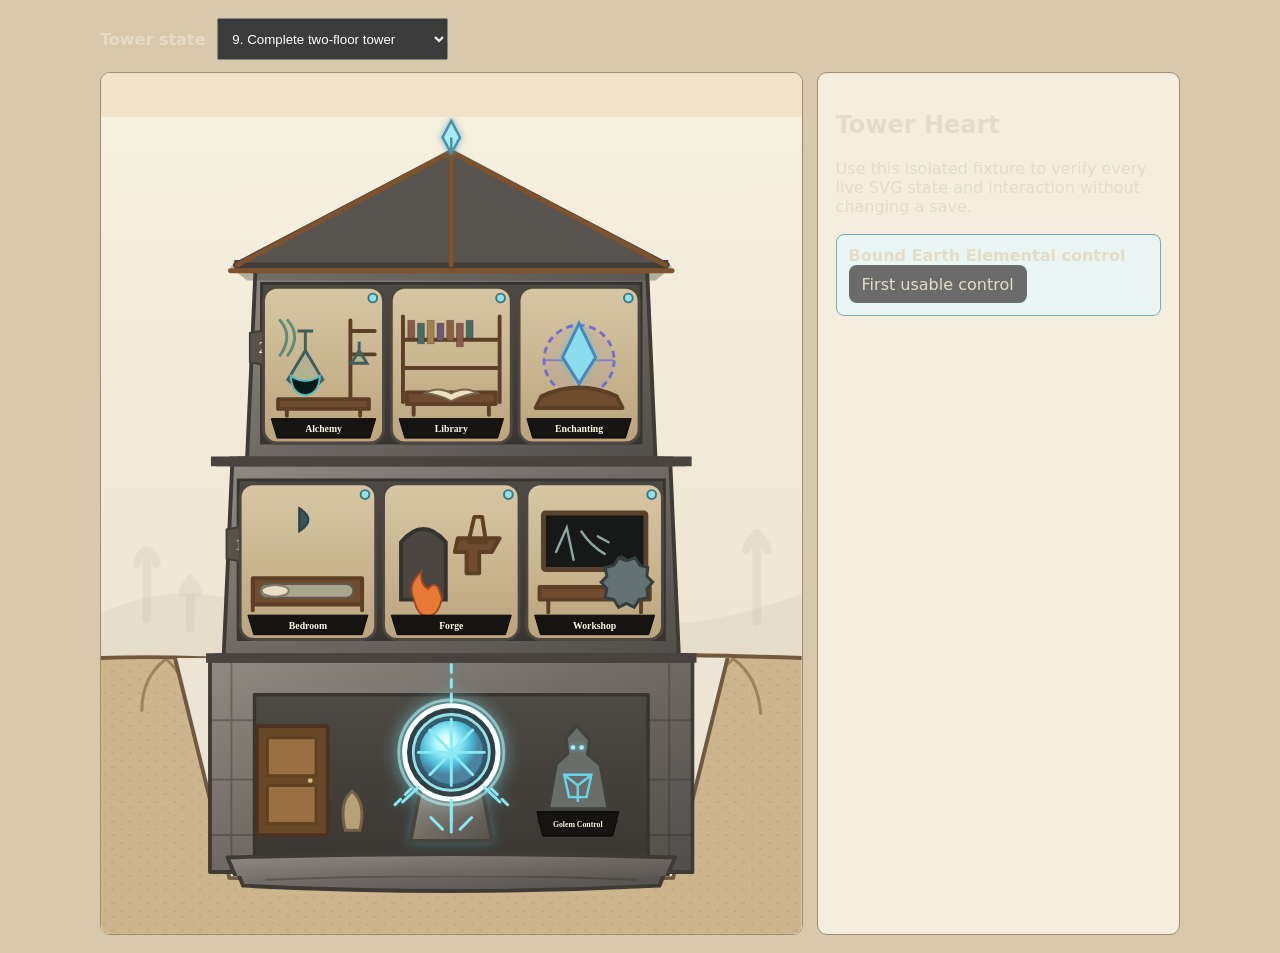
<file: tests/tower-visual-preview.html>
<!doctype html>
<html lang="en">
  <head>
    <meta charset="utf-8" />
    <meta name="viewport" content="width=device-width, initial-scale=1" />
    <title>Unified Tower Visual Preview</title>
    <link rel="stylesheet" href="../style.css" />
    <link rel="stylesheet" href="../tower-visual-system.css" />
    <style>
      * { box-sizing: border-box; }
      body { margin: 0; padding: 18px; background: #d8c9ad; }
      .preview-shell { width: min(1080px, 100%); margin: auto; }
      .preview-controls { display: flex; align-items: center; gap: 12px; margin-bottom: 12px; }
      .preview-controls label { font-weight: 800; }
      .preview-controls select { min-height: 42px; padding: 7px 10px; }
      .preview-grid { display: grid; grid-template-columns: minmax(0, 1.45fr) minmax(250px, .75fr); gap: 14px; }
      .tower-cross-section-panel, .preview-detail { overflow: hidden; border: 1px solid #9f8c6f; border-radius: 10px; background: #f5eddd; }
      .tower-cross-section { min-height: 0; padding-top: 44px; }
      .preview-detail { padding: 18px; }
      .elemental-tower-panel { margin-top: 18px; padding: 12px; border: 1px solid #75a9b3; border-radius: 8px; background: #e9f5f3; }
      @media (max-width: 720px) { body { padding: 8px; } .preview-grid { grid-template-columns: 1fr; } .preview-detail { display: none; } }
    </style>
  </head>
  <body>
    <main class="preview-shell">
      <div class="preview-controls">
        <label for="towerPreset">Tower state</label>
        <select id="towerPreset">
          <option value="buried">1. Foundation buried</option>
          <option value="excavated">2. Excavation shored</option>
          <option value="heart">3. Tower Heart restored</option>
          <option value="basementBuild">4. Basement under construction</option>
          <option value="basementComplete">5. Basement complete</option>
          <option value="floor1Build">6. Floor 1 under construction</option>
          <option value="floor1Rooms">7. Floor 1 room fit-out</option>
          <option value="floor2Build">8. Floor 2 under construction</option>
          <option value="complete" selected>9. Complete two-floor tower</option>
        </select>
      </div>
      <div class="preview-grid">
        <section class="tower-cross-section-panel" aria-label="Interactive Tower illustration">
          <div id="towerStructure" class="tower-cross-section has-building"></div>
        </section>
        <aside class="preview-detail">
          <h2 id="selectionTitle">Tower Heart</h2>
          <p>Use this isolated fixture to verify every live SVG state and interaction without changing a save.</p>
          <section class="elemental-tower-panel" tabindex="-1">
            <h3>Bound Earth Elemental control</h3>
            <button type="button">First usable control</button>
          </section>
        </aside>
      </div>
    </main>

    <script>
      var gameState = { tower: { selectedId: "heart" } };
      var projects = {};
      var floors = {
        floor1: { id: "floor1", name: "Floor 1", subtitle: "Living / Practical Floor", number: 1, projectId: "towerFloor1", rooms: ["bedroom", "forge", "workshop"] },
        floor2: { id: "floor2", name: "Floor 2", subtitle: "Arcane Work Floor", number: 2, projectId: "towerFloor2", rooms: ["alchemyRoom", "library", "enchantingStudy"] }
      };
      var rooms = {
        bedroom: { id: "bedroom", name: "Bedroom", projectId: "towerRoomBedroom" },
        library: { id: "library", name: "Library", projectId: "towerRoomLibrary" },
        workshop: { id: "workshop", name: "Workshop", projectId: "towerRoomWorkshop" },
        alchemyRoom: { id: "alchemyRoom", name: "Alchemy Room", projectId: "towerRoomAlchemyRoom" },
        forge: { id: "forge", name: "Forge", projectId: "towerRoomForge" },
        enchantingStudy: { id: "enchantingStudy", name: "Enchanting Study", projectId: "towerRoomEnchantingStudy" }
      };
      var definitions = {
        towerFoundation: { visualStages: Array(6).fill({}) },
        towerBasement: { visualStages: Array(6).fill({}) },
        towerFloor1: { visualStages: Array(2).fill({}) },
        towerFloor2: { visualStages: Array(2).fill({}) }
      };
      Object.values(rooms).forEach(function (room) { definitions[room.projectId] = { visualStages: Array(2).fill({}) }; });

      function state(unlocked, completed, level, progress) { return { unlocked: unlocked, completed: completed, level: level || 0, visualProgress: progress || 0, work: progress ? 1 : 0, deposits: {} }; }
      function getProjectState(id) { return projects[id] || null; }
      function getProjectDefinition(id) { return definitions[id] || null; }
      function getTowerFloorDefinitions() { return floors; }
      function getTowerRoomDefinition(id) { return rooms[id] || null; }
      function getTowerProjectStageIndex(definition, value) { return value.completed ? definition.visualStages.length - 1 : value.level || 0; }
      function getTowerProjectVisualProgress(id) { return (projects[id] && projects[id].visualProgress) || 0; }
      function getTowerConstructionState(id) { var value = projects[id]; return !value || !value.unlocked ? "locked" : value.completed ? "completed" : value.visualProgress > 0 ? "under-construction" : "available"; }
      function getTowerStateLabel(value) { return value === "completed" ? "Complete" : value === "under-construction" ? "Under construction" : value === "available" ? "Ready to build" : "Locked"; }
      function isTowerSelectionVisible(id) { var entity = id === "heart" ? projects.towerFoundation : id === "basement" ? projects.towerBasement : id.indexOf("floor:") === 0 ? projects[floors[id.slice(6)].projectId] : id.indexOf("room:") === 0 ? projects[rooms[id.slice(5)].projectId] : null; return !!entity && (entity.unlocked || entity.completed); }
      function isBoundEarthElementalTowerUnlocked() { return !!projects.towerFoundation && projects.towerFoundation.completed; }
      function selectTowerEntity(id) { gameState.tower.selectedId = id; render(); document.getElementById("selectionTitle").textContent = id; }
      function makeTowerSvgZone(group, id, label, stateName) {
        group.classList.add("tower-illustration-zone", "is-" + stateName);
        group.dataset.towerSelect = id;
        group.setAttribute("role", "button");
        group.setAttribute("tabindex", "0");
        group.setAttribute("aria-label", label + ". " + getTowerStateLabel(stateName) + ".");
        group.setAttribute("aria-pressed", String(gameState.tower.selectedId === id));
        if (gameState.tower.selectedId === id) group.classList.add("is-selected");
        function activate(event) { event.stopPropagation(); selectTowerEntity(id); }
        group.addEventListener("click", activate);
        group.addEventListener("keydown", function (event) { if (event.key === "Enter" || event.key === " ") { event.preventDefault(); activate(event); } });
        return group;
      }

      var presets = {
        buried: function () { projects = { towerFoundation: state(true, false, 0, 0) }; },
        excavated: function () { projects = { towerFoundation: state(true, false, 3, .45) }; },
        heart: function () { projects = { towerFoundation: state(true, true, 5, 1) }; },
        basementBuild: function () { projects = { towerFoundation: state(true, true, 5, 1), towerBasement: state(true, false, 2, .55) }; },
        basementComplete: function () { projects = { towerFoundation: state(true, true, 5, 1), towerBasement: state(true, true, 5, 1) }; },
        floor1Build: function () { projects = { towerFoundation: state(true, true, 5, 1), towerBasement: state(true, true, 5, 1), towerFloor1: state(true, false, 0, .58) }; },
        floor1Rooms: function () { projects = { towerFoundation: state(true, true, 5, 1), towerBasement: state(true, true, 5, 1), towerFloor1: state(true, true, 1, 1), towerRoomBedroom: state(true, true, 1, 1), towerRoomForge: state(true, false, 0, .63), towerRoomWorkshop: state(true, false, 0, 0) }; },
        floor2Build: function () { projects = { towerFoundation: state(true, true, 5, 1), towerBasement: state(true, true, 5, 1), towerFloor1: state(true, true, 1, 1), towerRoomBedroom: state(true, true, 1, 1), towerRoomForge: state(true, true, 1, 1), towerRoomWorkshop: state(true, true, 1, 1), towerFloor2: state(true, false, 0, .47) }; },
        complete: function () { projects = { towerFoundation: state(true, true, 5, 1), towerBasement: state(true, true, 5, 1), towerFloor1: state(true, true, 1, 1), towerRoomBedroom: state(true, true, 1, 1), towerRoomLibrary: state(true, true, 1, 1), towerRoomWorkshop: state(true, true, 1, 1), towerFloor2: state(true, true, 1, 1), towerRoomAlchemyRoom: state(true, true, 1, 1), towerRoomForge: state(true, true, 1, 1), towerRoomEnchantingStudy: state(true, true, 1, 1) }; }
      };
    </script>
    <script src="../tower-visual-system.js"></script>
    <script>
      function render() { var host = document.getElementById("towerStructure"); host.innerHTML = ""; host.appendChild(createUnifiedTowerVisual()); }
      function applyPreset() { presets[document.getElementById("towerPreset").value](); gameState.tower.selectedId = "heart"; render(); }
      document.body.dataset.golemEvents = "0";
      document.addEventListener("mana-tower:golem-control", function () { document.body.dataset.golemEvents = String(Number(document.body.dataset.golemEvents) + 1); });
      document.getElementById("towerPreset").addEventListener("change", applyPreset);
      presets.complete();
      render();
    </script>
  </body>
</html>
</file>
<file: style.css>
:root {
  color-scheme: dark;
  --font-sans: ui-sans-serif, system-ui, -apple-system, BlinkMacSystemFont, "Segoe UI", sans-serif;
  --font-display: Georgia, "Times New Roman", serif;
  --ink-strong: #f7f0df;
  --ink: #e5dcc7;
  --ink-muted: #aaa38f;
  --ink-dark: #211e18;
  --ink-dark-muted: #685f52;
  --shell-950: #06100f;
  --shell-900: #0a1514;
  --shell-850: #101d1b;
  --shell-800: #162421;
  --shell-border: rgba(225, 216, 191, 0.15);
  --paper-50: #fbf6e9;
  --paper-100: #f3ead7;
  --paper-150: #e7dcc5;
  --paper-200: #dacbac;
  --paper-border: #c7b793;
  --energy: #9cc56b;
  --energy-soft: rgba(156, 197, 107, 0.16);
  --mana: #73d7e8;
  --mana-soft: rgba(115, 215, 232, 0.16);
  --focus: #d8aa5c;
  --focus-soft: rgba(216, 170, 92, 0.17);
  --ward: #b6a0eb;
  --ward-soft: rgba(182, 160, 235, 0.16);
  --danger: #d46e63;
  --danger-dark: #7b302c;
  --success: #86b96b;
  --progress-primary: #73d7e8;
  --progress-secondary: #d8aa5c;
  --shadow-shell: 0 18px 60px rgba(0, 0, 0, 0.34);
  --shadow-card: 0 12px 32px rgba(29, 25, 18, 0.14);
  --shadow-focus: 0 0 0 3px rgba(115, 215, 232, 0.34);
  --radius-sm: 8px;
  --radius-md: 12px;
  --radius-lg: 18px;
  --radius-pill: 999px;
  --space-1: 4px;
  --space-2: 8px;
  --space-3: 12px;
  --space-4: 16px;
  --space-5: 24px;
  --space-6: 32px;
  --space-7: 48px;
  --content-max: 1320px;
  --nav-width: 188px;
  --topbar-height: 76px;
  --mobile-nav-height: 70px;
  --motion-fast: 120ms;
  --motion-standard: 220ms;
  --ease-out: cubic-bezier(0.22, 1, 0.36, 1);
}

* {
  box-sizing: border-box;
}

html {
  min-height: 100%;
  background: var(--shell-950);
}

body {
  margin: 0;
  padding: 4px 0 20px;
  font-family: system-ui, sans-serif;
  background: radial-gradient(circle at top left, rgba(82, 91, 55, 0.35), transparent 34rem), linear-gradient(180deg, #23251f 0%, #171814 100%);
  color: #2b241c;
}

h1 {
  margin: 0px auto 4px;
  width: min(1120px, calc(100% - 24px));
  font-size: 20px;
  line-height: 1.1;
  color: #fffaf0;
}

.top-bar {
  position: sticky;
  top: 0;
  z-index: 10;
  min-height: 30px;
  display: flex;
  align-items: center;
  justify-content: space-between;
  gap: 16px;
  padding: 10px 16px;
  background: rgba(43, 36, 28, 0.94);
  color: #fffaf0;
  box-shadow: 0 4px 16px rgba(0, 0, 0, 0.18);
}

.brand {
  font-weight: 800;
  white-space: nowrap;
}

.resource-strip {
  display: flex;
  flex-wrap: wrap;
  gap: 6px;
  min-width: 0;
}

.resource-pill {
  flex: 0 1 auto;
  padding: 5px 8px;
  border: 1px solid rgba(255, 250, 240, 0.24);
  border-radius: 999px;
  background: rgba(255, 250, 240, 0.12);
  font-size: 13px;
  white-space: nowrap;
}

.camp-resources-section,
.camp-upgrade-section,
.camp-actions-section,
.crafting-section,
.travel-section,
.packing-section {
  display: flex;
  flex-direction: column;
  gap: 8px;
  margin-bottom: 6px;
}

.camp-resources-section h3,
.camp-upgrade-section h3,
.camp-actions-section h3,
.crafting-section h3,
.travel-section h3,
.packing-section h3 {
  margin: 4px 0 0;
  font-size: 14px;
}

.camp-resource-strip,
.camp-upgrades-strip {
  display: flex;
  flex-wrap: wrap;
  gap: 6px;
}

.inventory-summary {
  max-width: min(460px, 100%);
  overflow: hidden;
  border: 1px solid rgba(255, 250, 240, 0.24);
  border-radius: 999px;
  padding: 5px 8px;
  background: rgba(255, 250, 240, 0.06);
  color: inherit;
  font: inherit;
  font-size: 13px;
  white-space: nowrap;
  text-overflow: ellipsis;
  cursor: pointer;
}

.inventory-summary:hover { background: rgba(255, 250, 240, 0.16); }

.notification-stack {
  position: fixed;
  right: 16px;
  bottom: 16px;
  z-index: 30;
  display: flex;
  width: min(360px, calc(100% - 32px));
  flex-direction: column;
  gap: 7px;
  pointer-events: none;
}

.notification-toast {
  padding: 9px 11px;
  border: 1px solid rgba(255, 250, 240, 0.32);
  border-radius: 7px;
  background: rgba(43, 36, 28, 0.96);
  color: #fffaf0;
  box-shadow: 0 8px 24px rgba(0, 0, 0, 0.28);
  font-size: 13px;
  animation: notification-in 160ms ease-out;
  transition: opacity 220ms ease, transform 220ms ease;
}

.notification-toast.is-dismissing { opacity: 0; transform: translateY(6px); }

.notification-toast--system {
  border-color: rgba(115, 215, 232, 0.72);
  background: linear-gradient(135deg, rgba(15, 49, 57, 0.98), rgba(28, 37, 52, 0.98));
}

.notification-toast--system strong,
.notification-toast--system span {
  display: block;
}

.notification-toast--system strong {
  color: #bdf5ff;
  font-size: 11px;
  letter-spacing: 0.12em;
}

.notification-toast--system span {
  margin-top: 3px;
}

@keyframes notification-in { from { opacity: 0; transform: translateY(6px); } to { opacity: 1; transform: translateY(0); } }

.combat-panel {
  margin: 0 0 10px;
  padding: 14px;
  border: 1px solid #8f6240;
  border-radius: 8px;
  background: linear-gradient(135deg, #f6e6cf, #ead1af);
}

.primary-play.combat-active .main-goal-card,
.primary-play.combat-active .main-view-tabs,
.primary-play.combat-active .main-view-panels { display: none; }

.combat-panel-heading {
  display: flex;
  align-items: start;
  justify-content: space-between;
  gap: 12px;
}

.combat-panel h2 { margin: 0; }
.combat-kicker { color: #7a432a; font-size: 12px; font-weight: 700; text-transform: uppercase; }
.combat-meter { height: 12px; margin: 10px 0; overflow: hidden; border-radius: 999px; background: #c6ae91; }
.combat-meter-fill { height: 100%; width: 100%; background: #a84835; transition: width 100ms linear; }
.combat-timer, .combat-status { margin: 8px 0; }
.combat-timer.is-warning {
  padding: 8px 10px;
  border: 1px solid #a84835;
  border-radius: 8px;
  background: #f5dfc6;
  color: #7a241d;
  font-weight: 800;
  letter-spacing: 0.02em;
}
.combat-ward { margin: 0; font-weight: 700; color: #5e3f72; }
.combat-spell-btn { width: 100%; overflow: hidden; }
.combat-spell-btn small { display: block; position: relative; margin-top: 3px; }

.camp-resource-strip .resource-pill {
  padding: 8px 10px;
  border: 1px solid #d8ccb8;
  border-radius: 6px;
  background: rgba(255, 250, 240, 0.65);
  color: #2b241c;
  font-size: 14px;
  text-align: left;
}

.save-section {
  background: #f8f1e5;
  border: 1px solid #c8bda8;
  border-radius: 6px;
  padding: 6px;
  font-size: 8px;
}

.save-section .save-controls {
  display: flex;
  flex-wrap: wrap;
  align-items: center;
  gap: 4px;
  justify-content: flex-start;
}

.save-section .save-controls button {
  background: #2b241c;
  color: #fffaf0;
  border: 1px solid #2b241c;
  font-size: 10px;
  padding: 4px;
}

.save-controls button:hover {
  background: rgba(255, 250, 240, 0.2);
}

.dev-speed-controls,
.dev-tier-controls {
  display: flex;
  align-items: center;
  gap: 3px;
  margin-left: 10px;
}

.dev-speed-label {
  color: #5f5140;
  font-size: 10px;
}

.save-section .save-controls .dev-speed-btn.active,
.save-section .save-controls .dev-tier-btn.active {
  background: #fffaf0;
  color: #2b241c;
}

.game-shell {
  width: min(1120px, calc(100% - 24px));
  margin: 10px auto;
  display: flex;
  flex-direction: column;
  gap: 12px;
}

.primary-play,
.journal-panel,
.world-feed,
.context-section {
  background: rgba(248, 241, 229, 0.94);
  border: 1px solid rgba(216, 204, 184, 0.78);
  border-radius: 8px;
  padding: 12px;
  box-shadow: 0 10px 28px rgba(0, 0, 0, 0.22);

  display: flex;
  flex-direction: column;
  gap: 8px;
}

.primary-play h2,
.journal-panel h2,
.world-feed h2,
.context-section h2 {
  margin: 0;
  font-size: 18px;
}

.equipment-group {
  display: flex;
  flex-direction: column;
  gap: 8px;
}

.main-goal-card {
  margin: 0;
  padding: 10px 12px;
  border-color: #b89b64;
  background: linear-gradient(135deg, #fff9eb, #f4e5c6);
}

.main-goal-card h3 { margin: 0; font-size: 13px; text-transform: uppercase; letter-spacing: 0.04em; color: #6f5130; }
.main-goal-card .current-goal-title { display: block; margin-top: 2px; font-size: 16px; letter-spacing: 0; text-transform: none; color: #2b241c; }

.camp-work-section,
.training-section,
.storage-section {
  margin: 0;
  border: 1px solid #ded0bb;
  border-radius: 6px;
  background: rgba(255, 250, 240, 0.45);
}

.camp-work-section > summary,
.training-section > summary,
.storage-section > summary {
  padding: 8px 10px;
  cursor: pointer;
  font-weight: 700;
}

.camp-work-section[open],
.training-section[open],
.storage-section[open] { padding-bottom: 8px; }

.camp-work-section > :not(summary),
.training-section > :not(summary),
.storage-section > :not(summary) { margin-left: 10px; margin-right: 10px; }

.camp-work-section .crafting-section,
.camp-work-section .camp-upgrade-section { margin-top: 8px; }

.contextual-actions {
  display: flex;
  flex-wrap: wrap;
  gap: 8px;
  margin: 0;
  padding: 9px;
  border: 1px solid #d8ccb8;
  border-radius: 6px;
  background: rgba(255, 250, 240, 0.58);
}

.contextual-actions h3 {
  width: 100%;
  margin: 0;
  font-size: 13px;
}

.contextual-actions .action-btn,
.contextual-actions .attunement-target-btn { flex: 1 1 180px; }

.contextual-spell-actions {
  border-color: #b9a0d1;
  background: rgba(240, 232, 250, 0.66);
}

.equipment-slots {
  display: flex;
  flex-wrap: wrap;
  gap: 10px;
}

.equipment-slot {
  width: 78px;
  display: flex;
  flex-direction: column;
  align-items: center;
  gap: 4px;
}

.equipment-slot.spell-slot {
  width: 90px;
}

.equipment-box {
  position: relative;
  overflow: hidden;
  width: 60px;
  height: 40px;
  padding: 6px;
  border: 1px solid #d8ccb8;
  border-radius: 6px;
  background: rgba(255, 250, 240, 0.7);
  display: flex;
  align-items: center;
  justify-content: center;
  text-align: center;
  font-size: 11px;
  line-height: 1.15;
  overflow-wrap: anywhere;
}

.spell-slot-name {
  position: relative;
  z-index: 2;
}

.equipment-box.spell-box {
  align-self: center;
  cursor: pointer;
}

.equipment-box.has-spell-xp .spell-cast-progress {
  bottom: 4px;
}

.spell-xp-progress-track {
  position: absolute;
  right: 0;
  bottom: 0;
  left: 0;
  height: 4px;
  background: rgba(43, 36, 28, 0.16);
  z-index: 1;
}

.spell-xp-progress-fill {
  height: 100%;
  width: 0;
  background: #6e5637;
}

.equipment-box.tonic-filled {
  background: rgba(242, 232, 205, 0.95);
  cursor: pointer;
}

.equipment-box.tonic-filled:hover {
  background: rgba(232, 218, 180, 0.95);
  border-color: #b89b6b;
}

.equipment-box.tonic-filled:focus-visible {
  outline: 2px solid #8b6f3f;
  outline-offset: 2px;
}

.equipment-slot-label {
  font-size: 12px;
  color: #5f5140;
  text-align: center;
}

.ui-summary-card {
  display: flex;
  flex-direction: column;
  gap: 7px;
  padding: 8px;
  border: 1px solid #d8ccb8;
  border-radius: 6px;
  background: rgba(255, 250, 240, 0.65);
  font-size: 13px;
}

.ui-summary-card-header {
  display: flex;
  flex-wrap: wrap;
  justify-content: space-between;
  gap: 8px;
}

.ui-summary-card-title {
  min-width: 0;
}

.ui-summary-card-meta,
.ui-summary-card-detail,
.ui-progress-labels,
.ui-summary-card-body {
  color: #5f5140;
  font-size: 12px;
  overflow-wrap: anywhere;
}

.ui-summary-card-body {
  margin: 0;
  line-height: 1.35;
}

.ui-summary-card-detail {
  line-height: 1.35;
}

.workflow-summary-panel:empty {
  display: none;
}

.ui-context-panel {
  display: flex;
  flex-direction: column;
  gap: 8px;
  padding: 9px 10px;
  border: 1px solid #d8ccb8;
  border-radius: 6px;
  background: rgba(255, 250, 240, 0.7);
}

.ui-context-panel-header {
  display: flex;
  flex-wrap: wrap;
  align-items: baseline;
  justify-content: space-between;
  gap: 8px;
}

.ui-context-panel-title {
  margin: 0;
  font-size: 14px;
}

.ui-context-panel-status {
  padding: 3px 7px;
  border: 1px solid #c8bda8;
  border-radius: 999px;
  background: rgba(248, 241, 229, 0.85);
  color: #5f5140;
  font-size: 11px;
  font-weight: 700;
}

.ui-context-panel-body {
  margin: 0;
  color: #4a3e31;
  font-size: 13px;
  line-height: 1.35;
}

.ui-context-meta-list {
  display: grid;
  grid-template-columns: repeat(auto-fit, minmax(120px, 1fr));
  gap: 6px;
}

.ui-context-meta-item {
  min-width: 0;
  padding: 6px 8px;
  border: 1px solid rgba(216, 204, 184, 0.78);
  border-radius: 6px;
  background: rgba(255, 250, 240, 0.55);
  display: flex;
  flex-direction: column;
  gap: 2px;
  font-size: 12px;
}

.ui-context-meta-item span {
  color: #6f604a;
}

.ui-context-meta-item strong {
  overflow-wrap: anywhere;
}

.ui-context-actions {
  display: flex;
  flex-wrap: wrap;
  gap: 4px;
}

.ui-progress-meter {
  display: flex;
  flex-direction: column;
  gap: 5px;
}

.ui-progress-labels {
  display: flex;
  flex-wrap: wrap;
  justify-content: space-between;
  gap: 8px;
}

.ui-progress-track {
  height: 8px;
  overflow: hidden;
  border: 1px solid #c8bda8;
  border-radius: 999px;
  background: #e5dac8;
}

.ui-progress-fill {
  height: 100%;
  width: 0;
  background: #6e5637;
}

.ui-empty-state {
  color: #6f604a;
  font-size: 13px;
  line-height: 1.35;
}

.ui-summary-list-item {
  align-items: flex-start;
}

.ui-slot {
  width: 78px;
}

.ui-slot-box {
  position: relative;
}

.ui-slot-interactive {
  cursor: pointer;
}

.ui-slot-interactive:hover {
  background: rgba(232, 218, 180, 0.95);
  border-color: #b89b6b;
}

.ui-slot-interactive:focus-visible {
  outline: 2px solid #8b6f3f;
  outline-offset: 2px;
}

.gear-section,
.training-section {
  display: flex;
  flex-direction: column;
  gap: 8px;
}

.camp-skills-section,
.expedition-gear-section {
  margin-top: 2px;
}

.primary-play {
  padding: 0;
  border: 0;
  border-radius: 0;
  background: transparent;
  box-shadow: none;
}

.support-stack {
  display: flex;
  flex-direction: column;
  gap: 12px;
  min-width: 0;
}

.main-view-tabs {
  display: flex;
  flex-wrap: wrap;
  gap: 6px;
}

.main-view-tab {
  position: relative;
  min-height: 36px;
  padding: 8px 14px;
  border: 1px solid rgba(216, 204, 184, 0.78);
  border-radius: 6px;
  background: rgba(248, 241, 229, 0.88);
  color: #2b241c;
  font-weight: 700;
}

.has-new-system {
  position: relative;
}

.has-new-system::after {
  position: absolute;
  top: 5px;
  right: 7px;
  padding: 2px 4px;
  border-radius: 999px;
  background: #e9b44c;
  color: #1a1712;
  content: "NEW";
  font-size: 8px;
  font-weight: 900;
  letter-spacing: 0.06em;
  line-height: 1;
  pointer-events: none;
}

.main-view-tab.active {
  background: #e8dab4;
  border-color: #b89b6b;
}

.main-view-panels,
.main-view-panel {
  min-width: 0;
}

.main-view-panel {
  display: none;
}

.main-view-panel.active {
  display: block;
}

.journal-view-panel.active {
  display: flex;
  flex-direction: column;
  gap: 12px;
}

.expedition-inventory-strip {
  color: #2b241c;
}

.expedition-inventory-strip .resource-pill {
  border-color: #d8ccb8;
  border-radius: 6px;
  background: rgba(255, 250, 240, 0.65);
  color: #2b241c;
}

.storage-section {
  display: block;
}

.storage-section summary {
  width: fit-content;
  padding: 6px 8px;
  border: 1px solid #d8ccb8;
  border-radius: 6px;
  background: rgba(255, 250, 240, 0.65);
  cursor: pointer;
  font-size: 14px;
  font-weight: 700;
}

.storage-section .camp-resource-strip {
  margin-top: 8px;
}

.gear-button {
  width: 100%;
}

.gear-section h3 {
  margin: 4px 0 0;
  font-size: 14px;
}

.training-section h3 {
  margin: 4px 0 0;
  font-size: 14px;
}

.training-list {
  display: flex;
  flex-direction: column;
  gap: 6px;
}

.training-entry {
  display: flex;
  flex-direction: column;
  gap: 5px;
  padding: 8px;
  border: 1px solid #d8ccb8;
  border-radius: 6px;
  background: rgba(255, 250, 240, 0.65);
  font-size: 13px;
}

.training-entry-header {
  display: flex;
  justify-content: space-between;
  gap: 8px;
}

.training-entry-header span,
.training-progress-text,
.training-detail {
  color: #5f5140;
  font-size: 12px;
}

.training-progress-track {
  height: 8px;
  overflow: hidden;
  border: 1px solid #c8bda8;
  border-radius: 999px;
  background: #e5dac8;
}

.training-progress-fill {
  height: 100%;
  width: 0;
  background: #6e5637;
}

.training-action-btn {
  align-self: flex-start;
}

@media (max-width: 760px) {
  body {
    padding-top: 10px;
  }

  .top-bar {
    align-items: flex-start;
    flex-direction: column;
  }

  .resource-strip {
    width: 100%;
  }

  .inventory-summary {
    max-width: 100%;
  }

  .game-shell {
    grid-template-columns: 1fr;
  }
}

button {
  padding: 8px 14px;
  font-size: 13px;
  cursor: pointer;
}

.expedition-stats {
  display: flex;
  flex-direction: column;
  gap: 8px;
  width: 100%;
}

.expedition-stat {
  padding: 8px 10px;
  border: 1px solid #d8ccb8;
  border-radius: 6px;
  background: rgba(255, 250, 240, 0.65);
  text-align: left;
  font-size: 14px;
}

.journal-entries {
  max-height: 220px;
  overflow-y: auto;
  display: flex;
  flex-direction: column;
  gap: 8px;
}

.journal-entry {
  padding: 8px 10px;
  border: 1px solid #d8ccb8;
  border-radius: 6px;
  background: rgba(255, 250, 240, 0.65);
}

.journal-entry h3 {
  margin: 0 0 4px;
  font-size: 14px;
}

.journal-entry p,
.journal-empty {
  margin: 0;
  font-size: 13px;
  line-height: 1.35;
}

.journal-entry p {
  white-space: pre-line;
}

.popup {
  position: fixed;
  inset: 0;

  z-index: 1000;

  background: rgba(0, 0, 0, 0.7);

  display: flex;
  justify-content: center;
  align-items: center;
}

.popup-content {
  position: relative;
  z-index: 1001;

  width: 500px;
  max-width: 90%;

  background: #2b241c;
  color: white;

  padding: 25px;
  border-radius: 10px;

  text-align: center;
}

.popup-content p {
  margin-bottom: 20px;
  line-height: 1.5;
}

.advanced-recall-options {
  display: flex;
  flex-direction: column;
  gap: 8px;
  margin: 0 0 18px;
}

.advanced-recall-option {
  min-height: 36px;
  padding: 8px 10px;
  border: 1px solid #8deaff;
  border-radius: 4px;
  background: rgba(141, 234, 255, 0.14);
  color: #f4fdff;
  cursor: pointer;
  font-weight: 700;
}

.advanced-recall-option:disabled {
  cursor: not-allowed;
  opacity: 0.5;
}

.advanced-recall-option .ui-action-cost,
.advanced-recall-option .ui-action-detail {
  color: #d8ccb8;
}

.advanced-recall-empty {
  color: #d8ccb8;
  font-size: 13px;
  line-height: 1.35;
}

.action-btn {
  position: relative;
  overflow: hidden;
  z-index: 2;
  min-height: 34px;
}

.ui-action-button {
  max-width: 100%;
  white-space: normal;
  overflow-wrap: anywhere;
  text-align: center;
  line-height: 1.15;
  display: inline-flex;
  flex-direction: column;
  align-items: center;
  justify-content: center;
  gap: 2px;
}

.ui-action-label,
.ui-action-cost,
.ui-action-detail {
  position: relative;
  z-index: 2;
}

.action-result-feedback {
  position: absolute;
  z-index: 4;
  inset: auto 5px 5px;
  overflow: hidden;
  color: #f5ead2;
  font-size: 11px;
  font-weight: 700;
  line-height: 1.1;
  text-overflow: ellipsis;
  white-space: nowrap;
  opacity: 0;
  pointer-events: none;
  transform: translateY(4px);
  transition: opacity 180ms ease, transform 180ms ease;
}

.action-result-feedback.is-visible {
  opacity: 1;
  transform: translateY(0);
}

.action-result-feedback.is-meaningful {
  color: #bdf5ff;
  letter-spacing: 0.04em;
}

.resource-pill.resource-gained {
  box-shadow: 0 0 0 2px color-mix(in srgb, var(--resource-accent, #d7c38c) 45%, transparent);
  transition: box-shadow 180ms ease;
}

.ui-action-label {
  font-weight: 700;
}

.ui-action-cost {
  color: #5f5140;
  font-size: 11px;
  font-weight: 500;
}

.ui-action-detail {
  color: #6f604a;
  font-size: 11px;
  font-weight: 500;
}

.progressFill {
  position: absolute;
  bottom: 0;
  left: 0;
  height: 4px;
  width: 0%;
  background: limegreen;
  transition: width 0.05s linear;
  z-index: 1;
}

.metaProgressFill {
  position: absolute;
  bottom: 6px;
  left: 0;
  height: 3px;
  width: 0%;
  background: dodgerblue;
  opacity: 0.9;
  z-index: 1;
}

.rest-button {
  position: relative;
  overflow: hidden;
}

.rest-button span,
.action-btn span,
.project-deposit-btn span {
  position: relative;
  z-index: 2;
}

.restProgressFill {
  position: absolute;
  bottom: 0;
  left: 0;
  height: 4px;
  width: 0%;
  background: limegreen;
  z-index: 1;
}

.trap-sites-list {
  display: flex;
  flex-direction: column;
  gap: 6px;
}

.trap-site-row {
  padding: 8px 10px;
  border: 1px solid #d8ccb8;
  border-radius: 6px;
  background: rgba(255, 250, 240, 0.65);
  font-size: 14px;
}

button:disabled {
  cursor: not-allowed;
  opacity: 0.5;
}

.action-btn:disabled .progressFill,
.action-btn:disabled .metaProgressFill,
.action-btn:disabled .restProgressFill {
  width: 0% !important;
}

@media (prefers-reduced-motion: reduce) {
  .action-result-feedback,
  .resource-pill.resource-gained {
    transition: none;
    transform: none;
  }
}

.expedition-distance-bar {
  position: relative;
  overflow: hidden;
  min-height: 18px;
}

.expedition-distance-fill {
  position: absolute;
  inset: 0 auto 0 0;
  width: 0%;
  background: rgba(43, 36, 28, 0.18);
  transition: width 0.12s linear;
  z-index: 1;
}

.expedition-distance-label {
  position: relative;
  z-index: 2;
}

.camp-actions-list,
.location-object-actions,
.shared-actions-list,
.dungeon-actions,
.travel-actions,
.packing-actions {
  display: flex;
  flex-wrap: wrap;
  gap: 4px;
  align-items: stretch;
}

.crafting-actions {
  display: flex;
  flex-wrap: wrap;
  gap: 4px;
  align-items: stretch;
}

.crafting-actions button {
  position: relative;
  overflow: hidden;
  min-height: 36px;
  white-space: normal;
  flex: 0 1 auto;
  display: flex;
  flex-direction: column;
  align-items: center;
  justify-content: center;
  gap: 2px;
  line-height: 1.1;
  padding: 5px 8px;
  border-radius: 4px;
  border: 1px solid #000000;
  overflow-wrap: anywhere;
}

.crafting-actions button span {
  position: relative;
  z-index: 2;
}

.craft-name {
  font-size: 13px;
}

.craft-cost {
  font-size: 11px;
  opacity: 0.95;
}
.crafting-actions button.running {
  opacity: 1;
}

.crafting-actions button.running .progressFill {
  opacity: 1;
}

.crafting-actions button:disabled {
  opacity: 0.85;
  color: #2f2a1f;
  background-color: #ceccca;
  border: 1px solid #000000;
  cursor: not-allowed;
}

.crafting-actions button:disabled .craft-name {
  color: #2f2a1f;
}

.crafting-actions button:disabled .craft-cost {
  color: #5f4f38;
  opacity: 1;
}

.current-goal-section h3 {
  margin: 0;
  font-size: 14px;
}

.current-goal-title {
  font-weight: 400;
}

.current-goal-text {
  font-size: 13px;
  line-height: 1.35;
}

.current-goal-activity {
  margin-top: 6px;
  min-height: 15px;
  color: #5f5140;
  font-size: 12px;
  font-weight: 700;
  line-height: 15px;
}

.current-goal-activity.empty {
  visibility: hidden;
}

.goal-checklist {
  display: flex;
  flex-direction: column;
  gap: 3px;
  margin: 6px 0 0;
  padding: 0;
  list-style: none;
}

.goal-checklist li {
  display: flex;
  gap: 6px;
  align-items: baseline;
}

.goal-checklist li.complete {
  color: #5f6f3b;
}

.goal-check {
  font-family: monospace;
}

.regional-map-section {
  display: flex;
  flex-direction: column;
  gap: 12px;
}

.regional-map {
  position: relative;
  isolation: isolate;
  display: grid;
  grid-template-columns: repeat(3, minmax(0, 1fr));
  grid-template-rows: repeat(3, minmax(72px, auto));
  grid-template-areas:
    ". north ."
    "west outskirts east"
    ". south .";
  gap: 14px;
  margin-bottom: 12px;
}

.regional-map::before,
.regional-map::after {
  content: "";
  position: absolute;
  z-index: -1;
  background: #c8bda8;
}

.regional-map::before {
  top: 50%;
  left: 16%;
  right: 16%;
  height: 2px;
}

.regional-map::after {
  top: 16%;
  bottom: 16%;
  left: 50%;
  width: 2px;
}

.region-node {
  min-height: 72px;
  padding: 8px;
  border: 1px solid #d8ccb8;
  border-radius: 8px;
  background: rgba(255, 250, 240, 0.72);
  color: #2b241c;
  cursor: pointer;
  display: flex;
  flex-direction: column;
  justify-content: center;
  gap: 3px;
  text-align: center;
}

.region-node[data-region="north"] {
  grid-area: north;
}
.region-node[data-region="east"] {
  grid-area: east;
}
.region-node[data-region="south"] {
  grid-area: south;
}
.region-node[data-region="west"] {
  grid-area: west;
}
.region-node[data-region="outskirts"] {
  grid-area: outskirts;
}

.region-node[aria-pressed="true"] {
  border: 2px solid #6e5637;
  background: #fffaf0;
}

.region-node:disabled {
  cursor: not-allowed;
  opacity: 0.55;
}

.region-node-direction {
  font-size: 10px;
  font-weight: 800;
  letter-spacing: 0.1em;
  color: #6a5d4c;
}

.region-node-name {
  font-size: 12px;
  font-weight: 700;
}

.region-node-status {
  font-size: 10px;
  color: #6a5d4c;
}

.region-node-progress {
  height: 4px;
  border-radius: 999px;
  overflow: hidden;
  background: #ded3c1;
}

.region-node-progress-fill {
  display: block;
  height: 100%;
  width: 0;
  background: #6e5637;
}

.region-details {
  display: flex;
  flex-direction: column;
  gap: 8px;
  padding: 10px;
  border: 1px solid #d8ccb8;
  border-radius: 8px;
  background: rgba(255, 250, 240, 0.66);
}

.region-details-header {
  display: flex;
  justify-content: space-between;
  align-items: flex-start;
  gap: 12px;
}

.region-direction {
  font-size: 10px;
  font-weight: 800;
  letter-spacing: 0.1em;
  color: #6a5d4c;
}

.region-status-badge {
  flex: 0 0 auto;
  align-self: flex-start;
  padding: 3px 7px;
  border: 1px solid #c8bda8;
  border-radius: 6px;
  background: #f8f1e5;
  font-size: 11px;
  line-height: 1.1;
  white-space: nowrap;
}

.region-progress-labels {
  display: flex;
  justify-content: space-between;
  font-size: 12px;
}

.region-progress-track {
  height: 9px;
  overflow: hidden;
  border: 1px solid #c8bda8;
  border-radius: 999px;
  background: #e5dac8;
}

.region-progress-fill {
  height: 100%;
  width: 0;
  background: #6e5637;
}

.region-facts {
  display: grid;
  grid-template-columns: repeat(2, minmax(0, 1fr));
  gap: 8px;
}

.region-fact,
.next-milestone,
.known-location {
  padding: 8px;
  border: 1px solid #d8ccb8;
  border-radius: 6px;
  background: rgba(255, 250, 240, 0.65);
  font-size: 13px;
}

.camp-actions-list .action-btn,
.location-object-actions .action-btn,
.shared-actions-list .action-btn,
.dungeon-actions .action-btn,
.travel-actions .action-btn,
.packing-actions .action-btn {
  flex: 0 1 auto;
  min-height: 34px;
}

.destination-actions {
  display: flex;
  flex-wrap: wrap;
  column-gap: 8px;
  row-gap: 6px;
}

.dungeon-section {
  display: flex;
  flex-direction: column;
  gap: 10px;
  margin: 10px 0;
}

.dungeon-map {
  display: grid;
  grid-template-columns: repeat(5, 52px);
  grid-auto-rows: 52px;
  gap: 6px;
  align-items: center;
}

.dungeon-room {
  width: 52px;
  height: 52px;
  padding: 4px;
  border: 1px solid #d8ccb8;
  border-radius: 6px;
  background: rgba(255, 250, 240, 0.75);
  color: inherit;
  font: inherit;
  font-size: 10px;
  line-height: 1.1;
  text-align: center;
  cursor: default;
  appearance: none;
  display: flex;
  align-items: center;
  justify-content: center;
  overflow-wrap: anywhere;
}

.dungeon-room.current {
  border-color: #7f5f2f;
  background: rgba(232, 218, 180, 0.95);
}

.dungeon-room.discovered {
  cursor: pointer;
}

.dungeon-room.locked {
  opacity: 0.55;
}

.dungeon-room-text {
  font-size: 13px;
  line-height: 1.35;
}

.dungeon-room.available {
  cursor: pointer;
  border-color: #9b7a45;
}

.dungeon-room.available:hover {
  background: rgba(232, 218, 180, 0.95);
}

.dungeon-room:disabled {
  cursor: default;
}

.dungeon-room.unknown {
  opacity: 0.7;
  background: rgba(245, 241, 232, 0.65);
}

.dungeon-room {
  position: relative;
  overflow: hidden;
}

.dungeon-room span {
  position: relative;
  z-index: 1;
}

.dungeon-actions .action-btn.running {
  opacity: 1;
}

.work-tabs {
  display: flex;
  gap: 4px;
  margin-bottom: 8px;
}

.work-tab {
  padding: 5px 8px;
  border: 1px solid #000000;
  border-radius: 4px;
  background: rgba(255, 250, 240, 0.7);
  cursor: pointer;
  font-weight: 600;
}

.work-tab.active {
  background: #e8dab4;
  font-weight: 600;
}

.magic-progress-section {
  display: block;
}

.magic-progress-section summary {
  width: fit-content;
  padding: 6px 8px;
  border: 1px solid #d8ccb8;
  border-radius: 6px;
  background: rgba(255, 250, 240, 0.65);
  cursor: pointer;
  font-size: 14px;
  font-weight: 700;
}

.magic-progress-section .training-list {
  margin-top: 8px;
}

.work-panel h3 {
  margin-top: 0;
}

.research-layout {
  display: grid;
  grid-template-columns: minmax(120px, 1fr) minmax(180px, 2fr);
  gap: 8px;
}

.research-list,
.research-details {
  border: 1px solid #d8ccb8;
  border-radius: 6px;
  padding: 8px;
  background: rgba(255, 250, 240, 0.65);
}

.research-empty {
  font-size: 13px;
  color: #6f604a;
}

.research-list {
  display: flex;
  flex-direction: column;
  gap: 4px;
  max-height: 270px;
  overflow-y: auto;
  align-self: start;
}

.research-list-item {
  display: flex;
  justify-content: space-between;
  gap: 8px;
  width: 100%;
  padding: 6px;
  border: 1px solid #d8ccb8;
  border-radius: 4px;
  background: rgba(255, 250, 240, 0.8);
  text-align: left;
  cursor: pointer;
}

.research-list-item.active {
  border-color: #7f5f2f;
  background: #e8dab4;
}

.research-status,
.research-detail-status {
  font-size: 11px;
  color: #6f604a;
}

.research-details h4,
.research-details h5 {
  margin: 0 0 6px;
}

.research-details p {
  margin: 0 0 10px;
  font-size: 13px;
  line-height: 1.35;
}

.research-unlock-list {
  margin: 0;
  padding-left: 18px;
  font-size: 13px;
}

.research-cost {
  font-size: 13px;
  margin-bottom: 8px;
}

.research-complete-btn {
  margin-top: 4px;
}

.research-detail-summary {
  padding: 0;
  border: 0;
  background: transparent;
}

.project-list {
  display: flex;
  flex-direction: column;
  gap: 8px;
}

.project-entry {
  display: flex;
  flex-direction: column;
  gap: 7px;
  padding: 8px;
  border: 1px solid #d8ccb8;
  border-radius: 6px;
  background: rgba(255, 250, 240, 0.65);
}

.project-entry-header {
  display: flex;
  justify-content: space-between;
  gap: 8px;
}

.project-entry-header span,
.project-description {
  color: #5f5140;
  font-size: 12px;
}

.project-description {
  margin: 0;
  line-height: 1.35;
}

.project-progress-group {
  display: flex;
  flex-direction: column;
  gap: 5px;
}

.project-material-list {
  display: flex;
  flex-direction: column;
  gap: 4px;
}

.project-material-row {
  display: grid;
  grid-template-columns: minmax(0, 1fr) auto;
  gap: 8px;
  align-items: center;
  font-size: 12px;
  color: #5f5140;
}

.project-deposit-btn {
  min-width: 76px;
  padding: 4px 8px;
  border: 1px solid #a99778;
  border-radius: 4px;
  background: #efe4cd;
  color: #3c3023;
  cursor: pointer;
}

.project-deposit-btn:disabled {
  cursor: not-allowed;
  opacity: 0.55;
}

.project-actions {
  display: flex;
}

.project-work-btn {
  min-width: 180px;
}

.project-entry.tower-project-entry {
  gap: 0;
  overflow: hidden;
  padding: 0;
}

.tower-project-header {
  padding: 9px 10px;
  border-bottom: 1px solid #d8ccb8;
  background: rgba(232, 218, 180, 0.52);
}

.tower-project-layout {
  display: grid;
  grid-template-columns: minmax(0, 1.45fr) minmax(240px, 0.85fr);
  gap: 0;
}

.tower-visual-panel,
.tower-stage-panel {
  min-width: 0;
}

.tower-visual-wrap {
  min-height: 292px;
  overflow: hidden;
  background: linear-gradient(180deg, rgba(255, 250, 240, 0.94) 0 32%, rgba(226, 208, 174, 0.18) 32% 100%);
}

.tower-visual {
  display: block;
  width: 100%;
  height: auto;
  min-height: 292px;
}

.tower-stage-panel {
  display: flex;
  flex-direction: column;
  gap: 8px;
  padding: 10px;
  border-left: 1px solid #d8ccb8;
  background: rgba(255, 250, 240, 0.5);
}

.tower-stage-details {
  display: flex;
  flex-direction: column;
  gap: 8px;
}

.tower-stage-details h4 {
  margin: 0;
  color: #2b241c;
  font-size: 17px;
  line-height: 1.2;
}

.tower-stage-details p {
  margin: 0;
  color: #4a3e31;
  font-size: 13px;
  line-height: 1.42;
}

.tower-stage-panel .project-actions {
  display: flex;
}

.tower-project-actions {
  flex-direction: column;
  gap: 6px;
}

.tower-project-action-name {
  color: #2b241c;
  font-size: 13px;
  font-weight: 700;
  line-height: 1.25;
}

.tower-project-action-buttons {
  display: grid;
  grid-template-columns: 1fr;
  gap: 6px;
}

.tower-stage-panel .project-work-btn {
  width: 100%;
  min-width: 0;
}

.tower-project-work-btn {
  min-height: 38px;
  padding-right: 8px;
  padding-left: 8px;
}

.tower-soil-fill {
  fill: url(#towerFoundationSoilPattern);
}

.tower-ground-edge {
  fill: none;
  stroke: #5a442f;
  stroke-width: 5;
  stroke-linecap: round;
  stroke-linejoin: round;
}

.tower-hidden-foundation {
  fill: none;
  stroke: #777068;
  stroke-width: 5;
  stroke-dasharray: 12 10;
  stroke-linecap: round;
  opacity: 0.8;
}

.tower-exposed-foundation {
  fill: none;
  stroke: #5e5a54;
  stroke-width: 10;
  stroke-linecap: round;
}

.tower-foundation-highlight {
  fill: none;
  stroke: rgba(255, 255, 255, 0.44);
  stroke-width: 2;
  stroke-linecap: round;
}

.tower-timber-shadow {
  stroke: rgba(58, 38, 20, 0.28);
  stroke-linecap: round;
  stroke-width: 13;
}

.tower-timber {
  stroke: #80572f;
  stroke-linecap: round;
  stroke-width: 10;
}

.tower-timber-grain {
  stroke: #a77b49;
  stroke-linecap: round;
  stroke-width: 2;
  opacity: 0.78;
}

.tower-plinth-base {
  fill: #8b8175;
  stroke: #4d4943;
  stroke-width: 3;
}

.tower-plinth-top {
  fill: #b5aa9c;
  stroke: #4d4943;
  stroke-width: 3;
}

.tower-plinth-line,
.tower-mana-facet {
  fill: none;
}

.tower-plinth-line {
  stroke: rgba(255, 255, 255, 0.4);
  stroke-width: 2;
}

.tower-mana-channel {
  fill: none;
  stroke: #86d8ec;
  stroke-dasharray: 6 6;
  stroke-linecap: round;
  stroke-width: 3;
  opacity: 0.9;
  animation: towerChannelFlow 1.1s linear infinite;
}

.tower-mana-heart {
  stroke: #456aa8;
  stroke-width: 3;
  transform-box: fill-box;
  transform-origin: center;
  animation: towerHeartPulse 1.9s ease-in-out infinite;
}

.tower-mana-facet {
  stroke: rgba(255, 255, 255, 0.85);
  stroke-width: 1.7;
}

.tower-basement-wall-shadow {
  fill: rgba(68, 58, 48, 0.28);
  transform: translate(4px, 3px);
}

.tower-basement-wall {
  fill: #7d756d;
  stroke: #48433d;
  stroke-linejoin: round;
  stroke-width: 3;
}

.tower-basement-wall-highlight,
.tower-basement-stone-line {
  fill: none;
  stroke-linecap: round;
}

.tower-basement-wall-highlight {
  stroke: rgba(255, 255, 255, 0.36);
  stroke-width: 2;
}

.tower-basement-stone-line {
  stroke: rgba(54, 49, 45, 0.42);
  stroke-width: 2;
}

.tower-basement-cap {
  fill: none;
  stroke: #5f5952;
  stroke-linecap: round;
  stroke-width: 10;
}

.tower-node-entry {
  margin-top: 10px;
}

.tower-node-visual-wrap {
  min-height: 220px;
}

.tower-node-visual {
  min-height: 220px;
}

.tower-node-foundation {
  fill: none;
  stroke: #5e5a54;
  stroke-width: 11;
  stroke-linecap: round;
}

.tower-node-base {
  fill: #8b8175;
  stroke: #4d4943;
  stroke-width: 3;
}

.tower-node-cap {
  fill: #b5aa9c;
  stroke: #4d4943;
  stroke-width: 3;
}

.tower-node-channel {
  fill: none;
  stroke: #86d8ec;
  stroke-linecap: round;
  stroke-width: 3;
  opacity: 0.72;
}

.tower-node-heart {
  stroke: #456aa8;
  stroke-width: 3;
}

.tower-node-facet {
  fill: none;
  stroke: rgba(255, 255, 255, 0.85);
  stroke-width: 1.6;
}

.tower-depth-label {
  fill: #6f604a;
  font-size: 11px;
  font-weight: 700;
  letter-spacing: 0.08em;
  text-transform: uppercase;
}

.tower-guide-line {
  stroke: rgba(111, 96, 74, 0.36);
  stroke-dasharray: 3 5;
  stroke-width: 1;
}

@keyframes towerHeartPulse {
  0%,
  100% {
    opacity: 0.88;
    transform: scale(0.98);
  }

  45% {
    opacity: 1;
    transform: scale(1.04);
  }

  60% {
    opacity: 0.96;
    transform: scale(1);
  }
}

@keyframes towerChannelFlow {
  to {
    stroke-dashoffset: -12;
  }
}

@media (max-width: 760px) {
  .tower-project-layout {
    grid-template-columns: 1fr;
  }

  .tower-stage-panel {
    border-top: 1px solid #d8ccb8;
    border-left: 0;
  }

  .tower-visual-wrap,
  .tower-visual {
    min-height: 244px;
  }
}

/* Compact expedition loadout */
.expedition-gear-section {
  gap: 6px;
}

.paper-doll {
  position: relative;
  width: min(100%, 252px);
  height: 218px;
  margin: 0 auto;
}

.paper-doll-silhouette {
  position: absolute;
  top: 8px;
  left: 50%;
  width: 142px;
  height: 202px;
  transform: translateX(-50%);
  pointer-events: none;
}

.paper-doll-silhouette img {
  display: block;
  width: 100%;
  height: 100%;
  object-fit: contain;
}

.paper-doll-slots { position: absolute; inset: 0; }

.paper-doll-item,
.tool-icon-item {
  font: inherit;
  color: var(--ink-dark);
  border: 1px solid #bca77e;
  background: linear-gradient(145deg, #fff9eb, #ecddbd);
  box-shadow: 0 1px 2px rgba(63, 48, 28, 0.16);
  cursor: pointer;
}

.paper-doll-item {
  position: absolute;
  width: 42px;
  height: 42px;
  padding: 0;
  border-radius: 50%;
  display: grid;
  place-items: center;
  font-size: 23px;
  line-height: 1;
}

.paper-doll-item.slot-chest { top: 43px; left: calc(50% - 21px); }
.paper-doll-item.slot-legs { top: 104px; left: calc(50% - 21px); }
.paper-doll-item.slot-feet { top: 173px; left: calc(50% - 21px); }
.paper-doll-item.slot-pack { top: 43px; left: 22px; }
.paper-doll-item.slot-water { top: 43px; right: 22px; }
.paper-doll-item.slot-belt { top: 173px; right: 31px; }
.paper-doll-item.slot-ring { top: 106px; left: 31px; }
.paper-doll-item.slot-leftRing { top: 106px; left: 31px; }
.paper-doll-item.slot-rightRing { top: 106px; right: 31px; }
.equipment-collection { display: grid; gap: 8px; width: 100%; min-width: 0; }
.equipment-readonly p { margin: 0; font-weight: 600; }
.enchanting-current-card { display: grid; gap: 4px; margin: 10px 0; padding: 10px; border: 1px solid #b6c5bc; border-radius: 6px; background: rgba(255, 253, 244, 0.75); }
.enchanting-current-card span { font-size: 0.85rem; }
.equipment-collection select, .equipment-collection input { max-width: 100%; min-width: 0; }
.equipment-collection > div { display: flex; flex-wrap: wrap; gap: 8px; }
.equipment-recipe-row { display: flex; flex-wrap: wrap; align-items: center; gap: 8px; margin: 10px 0; }
.equipment-recipe-row span { flex: 1 1 200px; overflow-wrap: anywhere; font-size: 0.85rem; }
.tower-detail-panel select { max-width: 100%; }
#projectList select, .equipment-collection select, .equipment-collection input {
  box-sizing: border-box;
  width: 100%;
  min-width: 0;
  padding: 10px;
  border: 1px solid #b6c5bc;
  border-radius: 6px;
  color: #243b35;
  background: #fffdf4;
  font: inherit;
}
@media (max-width: 600px) {
  .equipment-collection select, .equipment-collection input { width: 100%; }
  .equipment-recipe-row span { flex-basis: 100%; }
  #projectList select { max-width: 100%; width: 100%; }
}

.paper-doll-item.is-imbued {
  border-color: #7560a8;
  box-shadow: 0 0 0 2px rgba(117, 96, 168, 0.22), 0 0 10px rgba(90, 124, 204, 0.28);
}

.paper-doll-item:hover,
.tool-icon-item:hover,
.paper-doll-item.is-selected,
.tool-icon-item.is-selected {
  border-color: #8b6f3f;
  background: #f5e5be;
  box-shadow: 0 0 0 2px rgba(139, 111, 63, 0.2);
}

.paper-doll-item:focus-visible,
.tool-icon-item:focus-visible {
  outline: 2px solid #6e5637;
  outline-offset: 2px;
}

.tool-icon-row {
  display: flex;
  flex-wrap: wrap;
  justify-content: center;
  gap: 5px;
}

.tool-icon-item {
  width: 64px;
  min-height: 58px;
  padding: 4px 3px;
  border-radius: 6px;
  display: flex;
  flex-direction: column;
  align-items: center;
  justify-content: center;
  gap: 2px;
}

.tool-icon-item.icon-iron {
  border-color: #7d8990;
  background: linear-gradient(145deg, #f3f5f5, #c6cdd0);
}

.tool-icon-item.icon-steel {
  border-color: #526e7a;
  background: linear-gradient(145deg, #f8fbfc, #aebfc6);
  box-shadow: inset 0 0 0 1px rgba(255, 255, 255, 0.65), 0 1px 3px rgba(40, 64, 75, 0.25);
}

.tool-item-icon {
  display: grid;
  width: 30px;
  height: 30px;
  place-items: center;
  font-size: 22px;
  line-height: 1;
}

.equipment-item-icon {
  display: block;
  width: 100%;
  height: 100%;
  object-fit: contain;
  object-position: center;
  image-rendering: auto;
}

.paper-doll-item > .equipment-item-icon {
  width: 32px;
  height: 32px;
}
.tool-item-effect { font-size: 10px; line-height: 1.12; text-align: center; }

.equipment-detail {
  min-height: 30px;
  padding: 6px 8px;
  border: 1px solid #d8ccb8;
  border-radius: 5px;
  background: rgba(255, 250, 240, 0.6);
  color: #4e3d29;
  font-size: 12px;
  font-weight: 700;
  line-height: 16px;
  overflow: visible;
}

.ring-choice-row {
  display: flex;
  flex-wrap: wrap;
  gap: 4px;
  margin-top: 5px;
}

.ring-choice-btn {
  min-height: 28px;
  padding: 4px 7px;
  border: 1px solid #bca77e;
  border-radius: 5px;
  background: #fff9eb;
  color: #4e3d29;
  font: inherit;
  font-size: 10px;
  cursor: pointer;
}

.ring-choice-icon {
  width: 32px;
  height: 32px;
  vertical-align: middle;
}

.ring-choice-btn { display: inline-grid; justify-items: center; min-width: 46px; }
.ring-choice-btn small { line-height: 1; }
.ring-choice-btn[aria-pressed="true"] { outline: 2px solid #7560a8; }

.ring-choice-btn:disabled {
  border-color: #7560a8;
  background: #eee7fa;
  cursor: default;
}

.node-imbue-status {
  color: #5a4a82;
  font-weight: 700;
}

@media (max-width: 560px) {
  .paper-doll { height: 204px; transform: scale(0.94); transform-origin: top center; margin-bottom: -13px; }
  .tool-icon-row { gap: 4px; }
  .tool-icon-item { width: 58px; min-height: 56px; }
  .tool-item-effect { font-size: 9px; }
}

@media (prefers-reduced-motion: reduce) {
  .tower-mana-channel,
  .tower-mana-heart,
  .notification-toast {
    animation-duration: 0.001ms;
    animation-iteration-count: 1;
  }
}

.automation-list {
  display: flex;
  flex-direction: column;
  gap: 8px;
}

.automation-row {
  position: relative;
  display: grid;
  grid-template-columns: minmax(0, 1fr) auto;
  gap: 6px 8px;
  align-items: center;
  padding: 8px;
  border: 1px solid #d8ccb8;
  border-radius: 6px;
  background: rgba(255, 250, 240, 0.65);
}

.automation-row strong {
  grid-column: 1;
  grid-row: 1;
}

.automation-details {
  grid-column: 1;
  grid-row: 2;
  font-size: 13px;
  color: #6f604a;
}

.automation-imbue-btn {
  grid-column: 2;
  grid-row: 1;
}

.imbue-tool-option {
  grid-template-columns: minmax(0, 1fr) auto;
  grid-template-rows: auto auto auto auto;
  gap: 8px 12px;
  min-height: 0;
  padding: 12px;
  text-align: left;
}

.imbue-tool-option > strong { grid-column: 1; grid-row: 1; }
.imbue-tool-option > .attunement-target-description { grid-column: 2; grid-row: 1; white-space: nowrap; }

.imbue-tool-mana-controls {
  grid-column: 1 / -1;
  grid-row: 2;
  display: inline-grid;
  grid-template-columns: 32px max-content 32px;
  align-items: center;
  justify-self: start;
  gap: 8px;
}

.imbue-tool-mana-controls button,
.imbue-tool-cast-btn { min-height: 30px; padding: 3px 10px; }

.imbue-tool-mana-controls button { padding-inline: 0; }
.imbue-tool-option > .attunement-target-details { grid-column: 1 / -1; grid-row: 3; }
.imbue-tool-cast-btn { grid-column: 1; grid-row: 4; justify-self: start; }

.automation-crystal-btn {
  grid-column: 2;
  grid-row: 2;
}

.automation-progress {
  position: relative;
  grid-column: 1 / -1;
  grid-row: 3;
  height: 4px;
  overflow: hidden;
  background: rgba(43, 36, 28, 0.12);
}

.attunement-pips {
  position: absolute;
  right: 4px;
  bottom: 3px;
  display: flex;
  gap: 3px;
  z-index: 3;
}

.attunement-pip {
  width: 6px;
  height: 6px;
  border: 1px solid #7c6a4f;
  border-radius: 50%;
  background: rgba(255, 250, 240, 0.8);
}

.attunement-pip.filled {
  background: #7c9b6b;
}

.attunement-target-menu {
  display: flex;
  flex-direction: column;
  gap: 6px;
  padding: 8px;
  border: 1px solid #d8ccb8;
  border-radius: 6px;
  background: rgba(255, 250, 240, 0.85);
}

.spell-target-menu {
  width: 100%;
  max-width: 100%;
  box-sizing: border-box;
}

.spell-experience-entry {
  background: rgba(255, 250, 240, 0.95);
}

.spell-menu-message {
  padding: 6px 8px;
  color: #5f5140;
  font-size: 12px;
}

.journal-subpanel {
  display: none;
}

.journal-subpanel.active {
  display: flex;
}

.attunement-target-btn {
  display: flex;
  flex-direction: column;
  gap: 2px;
  padding: 6px 8px;
  border: 1px solid #d8ccb8;
  border-radius: 6px;
  background: rgba(255, 250, 240, 0.95);
  color: #30261d;
  text-align: left;
  cursor: pointer;
}

.attunement-target-btn:disabled {
  cursor: default;
  opacity: 0.55;
}

.attunement-target-label {
  font-weight: 700;
  font-size: 12px;
}

.attunement-target-description {
  font-size: 11px;
  color: #5f5140;
}

.attunement-target-details {
  font-size: 10px;
  line-height: 1.3;
  color: #7a664f;
  overflow-wrap: anywhere;
}

/* Arcane field journal UI refresh */
[hidden] {
  display: none !important;
}

.sr-only {
  position: absolute !important;
  width: 1px !important;
  height: 1px !important;
  padding: 0 !important;
  margin: -1px !important;
  overflow: hidden !important;
  clip: rect(0, 0, 0, 0) !important;
  white-space: nowrap !important;
  border: 0 !important;
}

body {
  min-width: 0;
  min-height: 100vh;
  margin: 0;
  padding: 0 0 var(--space-6);
  overflow-x: hidden;
  font-family: var(--font-sans);
  color: var(--ink);
  background:
    radial-gradient(circle at 16% -8%, rgba(78, 129, 93, 0.3), transparent 34rem),
    radial-gradient(circle at 92% 7%, rgba(55, 113, 125, 0.17), transparent 30rem),
    repeating-linear-gradient(115deg, rgba(255, 255, 255, 0.012) 0 1px, transparent 1px 14px),
    linear-gradient(180deg, var(--shell-850), var(--shell-950));
}

body::before {
  content: "";
  position: fixed;
  inset: 0;
  z-index: -1;
  opacity: 0.4;
  pointer-events: none;
  background: radial-gradient(circle at 50% 120%, rgba(0, 0, 0, 0.75), transparent 60%);
}

button,
summary,
[role="button"],
[role="tab"] {
  -webkit-tap-highlight-color: transparent;
}

button {
  min-height: 38px;
  border: 1px solid transparent;
  border-radius: var(--radius-sm);
  padding: 8px 12px;
  font: inherit;
  color: inherit;
  transition:
    border-color var(--motion-fast) var(--ease-out),
    background-color var(--motion-fast) var(--ease-out),
    color var(--motion-fast) var(--ease-out),
    transform var(--motion-fast) var(--ease-out),
    box-shadow var(--motion-fast) var(--ease-out);
}

button:not(:disabled):active {
  transform: translateY(1px);
}

button:focus-visible,
summary:focus-visible,
[role="button"]:focus-visible,
[role="tab"]:focus-visible,
[tabindex]:focus-visible {
  outline: 2px solid var(--mana);
  outline-offset: 3px;
  box-shadow: var(--shadow-focus);
}

.app-shell {
  min-height: 100vh;
}

.top-bar {
  position: sticky;
  top: 0;
  z-index: 40;
  display: grid;
  grid-template-columns: minmax(155px, 0.55fr) minmax(560px, 1.75fr) 44px;
  align-items: center;
  gap: 20px;
  min-height: var(--topbar-height);
  padding: 12px max(22px, calc((100vw - var(--content-max)) / 2));
  border: 0;
  border-bottom: 1px solid var(--shell-border);
  background: rgba(6, 16, 15, 0.9);
  color: var(--ink);
  box-shadow: 0 12px 40px rgba(0, 0, 0, 0.22);
  backdrop-filter: blur(18px);
}

.brand-block {
  display: flex;
  align-items: center;
  gap: 12px;
  min-width: 0;
}

.brand-sigil {
  display: grid;
  flex: 0 0 auto;
  width: 42px;
  height: 42px;
  place-items: center;
  border: 1px solid rgba(115, 215, 232, 0.4);
  border-radius: 50%;
  background: radial-gradient(circle, rgba(115, 215, 232, 0.2), rgba(115, 215, 232, 0.04));
  color: var(--mana);
  box-shadow: inset 0 0 18px rgba(115, 215, 232, 0.08);
  font-family: var(--font-display);
  font-size: 15px;
  font-weight: 800;
  letter-spacing: -0.04em;
}

.brand-copy {
  min-width: 0;
}

.brand-copy h1 {
  width: auto;
  margin: 0;
  color: var(--ink-strong);
  font-family: var(--font-display);
  font-size: 21px;
  font-weight: 600;
  letter-spacing: 0.02em;
  line-height: 1.1;
}

.brand-copy p {
  margin: 3px 0 0;
  overflow: hidden;
  color: var(--ink-muted);
  font-size: 11px;
  letter-spacing: 0.035em;
  text-overflow: ellipsis;
  white-space: nowrap;
}

.icon-button {
  display: grid;
  width: 42px;
  height: 42px;
  min-height: 42px;
  padding: 0;
  place-items: center;
  border-color: var(--shell-border);
  border-radius: 11px;
  background: rgba(255, 255, 255, 0.04);
  color: var(--ink);
  cursor: pointer;
}

.icon-button:hover {
  border-color: rgba(115, 215, 232, 0.34);
  background: rgba(115, 215, 232, 0.09);
}

.settings-glyph {
  font-size: 18px;
  line-height: 1;
}

.vital-resources {
  display: grid;
  grid-template-columns: minmax(130px, 1.25fr) repeat(3, minmax(75px, 1fr));
  gap: 8px;
  width: min(100%, 560px);
  justify-self: end;
}

.vital-resources .resource-pill {
  --resource-accent: var(--energy);
  position: relative;
  display: block;
  min-width: 0;
  min-height: 48px;
  padding: 7px 10px 9px;
  overflow: hidden;
  border: 1px solid var(--shell-border);
  border-radius: 10px;
  background: rgba(255, 255, 255, 0.035);
  color: var(--ink);
  font-size: 12px;
  text-align: left;
  white-space: normal;
}

.vital-resources .resource-pill[data-resource="energy"] {
  border-color: rgba(229, 184, 102, 0.52);
  box-shadow: inset 0 0 18px rgba(229, 184, 102, 0.1), 0 0 18px rgba(229, 184, 102, 0.06);
}

.vital-resources .resource-pill[data-resource="energy"] .vital-head {
  flex-wrap: nowrap;
}

.resource-pill[data-resource="energy"] { --resource-accent: var(--energy); }
.resource-pill[data-resource="mana"] { --resource-accent: var(--mana); }
.resource-pill[data-resource="focus"] { --resource-accent: var(--focus); }
.resource-pill[data-resource="ward"] { --resource-accent: var(--ward); }

.vital-head {
  display: flex;
  align-items: center;
  justify-content: space-between;
  flex-wrap: wrap;
  gap: 8px;
}

.vital-name {
  display: flex;
  min-width: 0;
  align-items: center;
  gap: 6px;
  color: var(--ink-muted);
  font-size: 10px;
  letter-spacing: 0.1em;
  text-transform: uppercase;
}

.vital-dot {
  flex: 0 0 auto;
  width: 6px;
  height: 6px;
  border-radius: 50%;
  background: var(--resource-accent);
  box-shadow: 0 0 10px var(--resource-accent);
}

.vital-value {
  overflow: hidden;
  flex: 0 0 auto;
  margin-left: auto;
  color: var(--ink-strong);
  font-size: 11px;
  letter-spacing: -0.02em;
  white-space: nowrap;
}

.resource-meter-track {
  height: 3px;
  margin-top: 8px;
  overflow: hidden;
  border-radius: var(--radius-pill);
  background: rgba(255, 255, 255, 0.09);
}

.resource-meter-fill {
  display: block;
  width: 0;
  height: 100%;
  border-radius: inherit;
  background: var(--resource-accent);
  box-shadow: 0 0 10px var(--resource-accent);
  transition: width var(--motion-standard) linear;
}

.game-shell {
  display: grid;
  grid-template-columns: var(--nav-width) minmax(0, 1fr);
  gap: 22px;
  width: min(var(--content-max), calc(100% - 40px));
  margin: 22px auto 48px;
}

.primary-play {
  min-width: 0;
  padding: 0;
  border: 0;
  background: transparent;
  box-shadow: none;
}

.main-view-tabs {
  position: sticky;
  top: calc(var(--topbar-height) + 22px);
  display: flex;
  flex-direction: column;
  align-self: start;
  gap: 7px;
  min-width: 0;
}

.nav-rail-label {
  margin: 0 10px 6px;
  color: #7f8377;
  font-size: 10px;
  font-weight: 800;
  letter-spacing: 0.14em;
  text-transform: uppercase;
}

.main-view-tab {
  display: flex;
  width: 100%;
  min-height: 48px;
  align-items: center;
  justify-content: flex-start;
  gap: 11px;
  padding: 0 13px;
  border: 1px solid transparent;
  border-radius: 11px;
  background: transparent;
  color: var(--ink-muted);
  font-weight: 700;
  text-align: left;
}

.main-view-tab::before {
  display: grid;
  width: 20px;
  height: 20px;
  place-items: center;
  color: currentColor;
  font-family: var(--font-display);
  font-size: 17px;
  font-weight: 400;
}

.main-view-tab[data-main-view-tab="camp"]::before { content: "♜"; }
.main-view-tab[data-main-view-tab="expedition"]::before { content: "◇"; }
.main-view-tab[data-main-view-tab="magic"]::before { content: "✦"; }
.main-view-tab[data-main-view-tab="tower"]::before { content: "♖"; }
.main-view-tab[data-main-view-tab="journal"]::before { content: "▥"; }

.main-view-tab:hover {
  background: rgba(255, 255, 255, 0.035);
  color: var(--ink);
}

.main-view-tab.active {
  border-color: rgba(115, 215, 232, 0.28);
  background: linear-gradient(90deg, rgba(115, 215, 232, 0.14), rgba(115, 215, 232, 0.03));
  color: var(--ink-strong);
}

.main-view-tab.active::before {
  color: var(--mana);
}

.view-heading {
  margin: 2px 2px 10px;
}

.view-eyebrow,
.section-kicker,
.ui-context-panel-label,
.ui-summary-card-eyebrow {
  display: block;
  margin: 0 0 6px;
  color: var(--mana);
  font-size: 10px;
  font-weight: 850;
  letter-spacing: 0.14em;
  text-transform: uppercase;
}

.view-heading h2 {
  max-width: 760px;
  margin: 0;
  color: var(--ink-strong);
  font-family: var(--font-display);
  font-size: clamp(29px, 3vw, 39px);
  font-weight: 600;
  line-height: 1.08;
}

.view-heading > p:last-child {
  max-width: 590px;
  margin: 8px 0 0;
  color: var(--ink-muted);
  font-size: 13px;
  line-height: 1.55;
}

.storage-summary-row {
  grid-column: 2;
  min-width: 0;
}

.main-goal-card {
  display: block !important;
  margin: 0 0 10px;
  padding: 0;
  overflow: hidden;
  border: 1px solid rgba(115, 215, 232, 0.22);
  border-radius: var(--radius-lg);
  background: linear-gradient(135deg, rgba(115, 215, 232, 0.105), rgba(255, 255, 255, 0.026) 58%);
  color: var(--ink);
  box-shadow: var(--shadow-shell);
}

.objective-summary {
  display: grid;
  grid-template-columns: minmax(0, 1fr) auto minmax(220px, 0.7fr) 18px;
  align-items: center;
  gap: 14px;
  width: 100%;
  min-height: 60px;
  padding: 9px 14px;
  border: 0;
  border-radius: 0;
  background: transparent;
  color: var(--ink);
  text-align: left;
  cursor: pointer;
}

.objective-summary:hover { background: rgba(115, 215, 232, 0.045); }

.objective-main {
  display: block;
  min-width: 0;
  padding: 0;
}

.objective-main .section-kicker::before {
  content: "";
  display: inline-block;
  width: 18px;
  height: 1px;
  margin: 0 8px 3px 0;
  background: currentColor;
}

.main-goal-card .current-goal-title {
  display: block;
  margin: 2px 0 0;
  overflow: hidden;
  color: var(--ink-strong);
  font-family: var(--font-display);
  font-size: 18px;
  font-weight: 600;
  letter-spacing: 0;
  line-height: 1.18;
  text-overflow: ellipsis;
  text-transform: none;
  white-space: nowrap;
}

.objective-main .section-kicker { margin-bottom: 0; font-size: 8px; }

.objective-progress {
  min-width: 42px;
  padding: 4px 7px;
  border: 1px solid rgba(115, 215, 232, 0.2);
  border-radius: var(--radius-pill);
  color: var(--mana);
  font-size: 11px;
  font-weight: 800;
  text-align: center;
  white-space: nowrap;
}

.objective-chevron {
  width: 9px;
  height: 9px;
  border-right: 2px solid var(--ink-muted);
  border-bottom: 2px solid var(--ink-muted);
  transform: rotate(45deg) translateY(-2px);
  transition: transform var(--motion-fast) ease;
}

.main-goal-card[data-expanded="true"] .objective-chevron { transform: rotate(225deg) translate(-2px, -2px); }
.main-goal-card[data-new-objective="true"] { border-color: rgba(216, 170, 92, 0.52); }

.objective-details {
  padding: 13px 18px 16px;
  border-top: 1px solid var(--shell-border);
  background: rgba(0, 0, 0, 0.08);
}

.objective-details[hidden] { display: none; }

.current-goal-text {
  color: var(--ink-muted);
  font-size: 13px;
  line-height: 1.5;
}

.goal-checklist {
  display: grid;
  grid-template-columns: repeat(2, minmax(0, 1fr));
  gap: 8px 16px;
  margin-top: 12px;
}

.goal-checklist li {
  gap: 8px;
  color: var(--ink);
  font-size: 12px;
}

.goal-checklist li.complete {
  color: var(--ink-muted);
}

.goal-check {
  display: grid;
  flex: 0 0 auto;
  width: 17px;
  height: 17px;
  place-items: center;
  border: 1px solid rgba(255, 255, 255, 0.2);
  border-radius: 5px;
  color: transparent;
  font-size: 0;
}

.goal-checklist li.complete .goal-check {
  border-color: rgba(156, 197, 107, 0.38);
  background: var(--energy-soft);
  color: var(--energy);
}

.goal-checklist li.complete .goal-check::before {
  content: "✓";
  font-size: 11px;
}

.active-task-card {
  display: grid;
  grid-template-columns: minmax(110px, 0.85fr) minmax(80px, 0.65fr) auto;
  grid-template-areas:
    "status meter meta"
    "title meter meta";
  align-items: center;
  align-content: center;
  min-width: 0;
  padding: 0;
  border: 0;
  background: transparent;
  color: var(--ink);
}

.active-task-card[hidden] { display: none; }

.active-task-status {
  grid-area: status;
  display: flex;
  align-items: center;
  gap: 5px;
  color: var(--focus);
  font-size: 8px;
  font-weight: 850;
  letter-spacing: 0.12em;
  text-transform: uppercase;
}

.active-task-status i {
  width: 5px;
  height: 5px;
  border-radius: 50%;
  background: var(--focus);
  box-shadow: 0 0 12px var(--focus);
}

.active-task-card strong {
  grid-area: title;
  min-width: 0;
  margin-top: 2px;
  overflow: hidden;
  color: var(--ink-strong);
  font-size: 12px;
  line-height: 1.25;
  text-overflow: ellipsis;
  white-space: nowrap;
}

.active-task-meter {
  grid-area: meter;
  height: 5px;
  margin: 0 9px;
  overflow: hidden;
  border-radius: var(--radius-pill);
  background: rgba(255, 255, 255, 0.08);
}

.active-task-meter span {
  display: block;
  width: 0;
  height: 100%;
  border-radius: inherit;
  background: var(--focus);
  box-shadow: 0 0 10px rgba(216, 170, 92, 0.4);
  transition: width var(--motion-fast) linear;
}

.active-task-meta {
  grid-area: meta;
  display: flex;
  justify-content: flex-end;
  gap: 6px;
  margin-top: 0;
  color: var(--ink-muted);
  font-size: 10px;
}


.active-task-card[data-active="false"] .active-task-meter span {
  box-shadow: none;
}

.main-view-panels {
  min-width: 0;
}

.main-view-panel {
  min-width: 0;
}

.main-view-panel.active {
  display: block;
}

.context-section,
.journal-panel,
.world-feed,
.combat-panel {
  display: flex;
  flex-direction: column;
  gap: 14px;
  min-width: 0;
  padding: 18px;
  border: 1px solid rgba(199, 183, 147, 0.9);
  border-radius: var(--radius-lg);
  background:
    repeating-linear-gradient(0deg, rgba(92, 76, 48, 0.024) 0 1px, transparent 1px 5px),
    linear-gradient(180deg, var(--paper-50), var(--paper-100));
  color: var(--ink-dark);
  box-shadow: var(--shadow-card);
}

.context-section > h2,
.journal-panel > h2,
.world-feed > h2,
.combat-panel h2 {
  margin: 0;
  color: var(--ink-dark);
  font-family: var(--font-display);
  font-size: 24px;
  font-weight: 600;
}

.camp-actions-section,
.travel-section,
.packing-section,
.gear-section,
.crafting-section,
.regional-map-section,
#locationContent,
.dungeon-section {
  gap: 10px;
  margin: 0;
}

.camp-actions-section > h3,
.travel-section > h3,
.packing-section > h3,
.equipment-group > h3,
.contextual-actions > h3,
.work-panel > h3,
.region-details h3,
.dungeon-section > h3 {
  margin: 0;
  color: var(--ink-dark);
  font-size: 14px;
  font-weight: 800;
}

.camp-actions-section::before {
  content: "Available actions";
  color: var(--ink-dark);
  font-size: 16px;
  font-weight: 800;
}

.camp-actions-section > h3 {
  display: none;
}



.camp-actions-list,
.travel-actions,
.packing-actions,
.shared-actions-list,
.dungeon-actions,
.location-object-actions,
.destination-actions,
.crafting-actions.crafting-actions {
  display: grid;
  grid-template-columns: repeat(auto-fit, minmax(240px, 1fr));
  gap: 10px;
  align-items: stretch;
}

.crafting-actions {
  grid-template-columns: repeat(auto-fit, minmax(240px, 1fr));
}

.steelworking-section {
  gap: 8px;
  padding: 10px;
  border: 1px solid #8f9ca3;
  border-radius: 8px;
  background: linear-gradient(145deg, rgba(226, 232, 234, 0.72), rgba(190, 202, 207, 0.42));
}

.steelworking-section > h4 {
  margin: 0;
  color: #34474f;
  font-family: var(--font-display);
  font-size: 15px;
}

.crafting-actions.crafting-actions button {
  grid-template-columns: 36px minmax(0, 1fr);
  grid-template-rows: auto auto;
  min-height: 74px;
}

.crafting-actions button .ui-action-icon {
  grid-row: 1 / span 2;
}

.crafting-actions button .craft-name,
.crafting-actions button .ui-action-label {
  grid-column: 2;
  grid-row: 1;
  align-self: end;
}

.crafting-actions button .craft-cost,
.crafting-actions button .ui-action-cost {
  grid-column: 2;
  grid-row: 2;
  width: 100%;
  padding: 2px 0;
  justify-self: stretch;
  align-self: start;
  border-radius: 0;
  background: transparent;
  line-height: 1.35;
  text-align: left;
  overflow-wrap: normal;
}

.ui-action-button,
.crafting-actions button,
.project-work-btn,
.project-deposit-btn,
.attunement-target-btn,
.advanced-recall-option {
  position: relative;
  display: grid;
  grid-template-columns: 36px minmax(0, 1fr);
  grid-template-rows: auto auto auto auto;
  gap: 2px 10px;
  width: auto;
  min-width: 0;
  min-height: 74px;
  align-items: center;
  justify-content: stretch;
  padding: 11px 12px;
  overflow: hidden;
  border: 1px solid rgba(87, 71, 45, 0.22);
  border-radius: 12px;
  background: rgba(255, 255, 255, 0.48);
  color: var(--ink-dark);
  cursor: pointer;
  line-height: 1.2;
  text-align: left;
  white-space: normal;
}

.ui-action-button:hover:not(:disabled),
.crafting-actions button:hover:not(:disabled),
.project-work-btn:hover:not(:disabled),
.project-deposit-btn:hover:not(:disabled) {
  border-color: rgba(48, 121, 135, 0.42);
  background: rgba(255, 255, 255, 0.8);
  box-shadow: 0 7px 18px rgba(47, 39, 27, 0.1);
}

.ui-action-icon {
  grid-column: 1;
  grid-row: 1 / span 4;
  display: grid;
  width: 36px;
  height: 36px;
  place-items: center;
  border: 1px solid rgba(83, 76, 62, 0.24);
  border-radius: 10px;
  background: rgba(58, 51, 40, 0.045);
  color: #776d5c;
}

.ui-action-icon::before {
  content: "✧";
  font-family: var(--font-display);
  font-size: 18px;
}

[data-action="explore"] .ui-action-icon::before,
[data-action="exploreLocation"] .ui-action-icon::before,
[data-action="travel"] .ui-action-icon::before { content: "↗"; }
[data-action="gatherWood"] .ui-action-icon::before { content: "♠"; }
[data-action="gatherFood"] .ui-action-icon::before { content: "⌁"; }
[data-action="meditate"] .ui-action-icon::before,
[data-action="practiceManaCycling"] .ui-action-icon::before { content: "✦"; }
[data-action="returnToCamp"] .ui-action-icon::before { content: "↩"; }
[data-action="beginExpedition"] .ui-action-icon::before { content: "◇"; }

.ui-action-label,
.craft-name {
  grid-column: 2;
  grid-row: 1;
  align-self: end;
  color: inherit;
  font-size: 13px;
  font-weight: 800;
  overflow-wrap: anywhere;
}

.ui-action-cost,
.craft-cost {
  grid-column: 2;
  grid-row: 2;
  width: 100%;
  align-self: start;
  justify-self: stretch;
  padding: 2px 0;
  border-radius: 0;
  background: transparent;
  color: var(--ink-dark-muted);
  font-size: 10px;
  font-weight: 600;
  white-space: normal;
}

.ui-action-detail {
  grid-column: 2 / -1;
  grid-row: 3;
  color: var(--ink-dark-muted);
  font-size: 10px;
  line-height: 1.35;
}

.ui-action-reason {
  grid-column: 2 / -1;
  grid-row: 4;
  color: #7d493e;
  font-size: 10px;
  font-weight: 750;
  line-height: 1.3;
}

.ui-action-button.is-primary,
.ui-action-button[data-ui-state="ready"].is-primary,
.project-work-btn.is-primary {
  border-color: rgba(48, 121, 135, 0.42);
  background: linear-gradient(135deg, rgba(115, 215, 232, 0.22), rgba(255, 255, 255, 0.56));
  box-shadow: inset 3px 0 0 #378391;
}

.is-primary .ui-action-icon {
  border-color: rgba(48, 121, 135, 0.34);
  background: rgba(115, 215, 232, 0.12);
  color: #28707d;
}

.ui-action-button[data-ui-state="running"],
.ui-action-button.is-running,
.crafting-actions button.running {
  border-color: rgba(166, 116, 44, 0.45);
  background: linear-gradient(135deg, rgba(216, 170, 92, 0.22), rgba(255, 255, 255, 0.62));
  box-shadow: inset 3px 0 0 #b78334;
}

.ui-action-button[data-ui-state="running"] .ui-action-icon,
.crafting-actions button.running .ui-action-icon {
  color: #9a6c28;
  border-color: rgba(166, 116, 44, 0.34);
  background: var(--focus-soft);
}

.ui-action-button[data-ui-state="unaffordable"],
.ui-action-button.is-unaffordable,
.crafting-actions button[data-ui-state="unaffordable"] {
  border-color: rgba(155, 77, 62, 0.38);
  background: rgba(245, 230, 216, 0.72);
}

.ui-action-button[data-ui-state="busy"],
.ui-action-button[data-ui-state="wrong-context"],
.crafting-actions button[data-ui-state="busy"],
.crafting-actions button[data-ui-state="wrong-context"] {
  border-style: dashed;
  border-color: rgba(92, 80, 60, 0.32);
  background: rgba(235, 227, 209, 0.6);
}

.ui-action-button[data-ui-state="busy"] .ui-action-reason,
.crafting-actions button[data-ui-state="busy"] .ui-action-reason {
  color: #735c34;
}

button:disabled,
.crafting-actions button:disabled,
.project-deposit-btn:disabled,
.attunement-target-btn:disabled {
  opacity: 1;
  color: #524b40;
  cursor: not-allowed;
}

.action-btn:disabled .progressFill,
.action-btn:disabled .metaProgressFill,
.action-btn:disabled .restProgressFill {
  width: var(--ui-progress-width, 0%);
}

.progressFill,
.restProgressFill {
  position: absolute;
  inset: auto 0 0 0;
  width: 0;
  height: 4px;
  background: var(--progress-primary);
  opacity: 0.88;
  transition: width 50ms linear;
  z-index: 1;
}

[data-ui-state="running"] .progressFill,
.running .progressFill,
.running .restProgressFill {
  background: var(--progress-secondary);
  opacity: 0.95;
}

.metaProgressFill {
  position: absolute;
  inset: auto 0 6px 0;
  width: 0;
  height: 3px;
  background: var(--mana);
  opacity: 0.75;
  z-index: 1;
}

.ui-context-panel,
.workflow-summary-panel > .ui-context-panel {
  gap: 10px;
  padding: 14px;
  border: 1px solid rgba(87, 71, 45, 0.18);
  border-radius: var(--radius-md);
  background: rgba(255, 255, 255, 0.42);
  color: var(--ink-dark);
}

.workflow-summary-panel > .ui-context-panel {
  border-color: rgba(48, 121, 135, 0.26);
  background: linear-gradient(135deg, rgba(115, 215, 232, 0.14), rgba(255, 255, 255, 0.44));
}

.ui-context-panel.main-goal-card {
  padding: 0;
  border-color: rgba(115, 215, 232, 0.22);
  background: linear-gradient(135deg, rgba(115, 215, 232, 0.105), rgba(255, 255, 255, 0.026) 58%);
  color: var(--ink);
}

.ui-context-panel-header {
  align-items: center;
}

.ui-context-panel-title {
  color: var(--ink-dark);
  font-size: 15px;
}

.ui-context-panel-status {
  border: 1px solid rgba(71, 99, 83, 0.24);
  background: rgba(83, 123, 99, 0.1);
  color: #3c654b;
}

.ui-context-panel-body,
.ui-context-meta-item span,
.ui-summary-card-meta,
.ui-summary-card-detail,
.ui-progress-labels,
.ui-summary-card-body {
  color: var(--ink-dark-muted);
}

.ui-context-meta-list {
  grid-template-columns: repeat(auto-fit, minmax(115px, 1fr));
  gap: 8px;
}

.ui-context-meta-item {
  padding: 8px 9px;
  border-color: rgba(87, 71, 45, 0.14);
  border-radius: 9px;
  background: rgba(255, 255, 255, 0.34);
}

.ui-progress-track,
.training-progress-track,
.region-progress-track {
  height: 7px;
  border: 0;
  border-radius: var(--radius-pill);
  background: rgba(44, 39, 31, 0.13);
}

.ui-progress-fill,
.training-progress-fill,
.region-progress-fill {
  border-radius: inherit;
  background: linear-gradient(90deg, #3f8b94, var(--mana));
}

.ui-progress-meter.is-compact .ui-progress-labels {
  font-size: 10px;
}

.ui-progress-meter.is-compact .ui-progress-track {
  height: 4px;
}

.ui-summary-card,
.training-entry,
.project-entry,
.automation-row,
.journal-entry {
  gap: 8px;
  padding: 12px;
  border: 1px solid rgba(87, 71, 45, 0.16);
  border-radius: var(--radius-md);
  background: rgba(255, 255, 255, 0.4);
  color: var(--ink-dark);
}

.ui-summary-card-title {
  color: var(--ink-dark);
}

.ui-summary-card-actions {
  display: flex;
  flex-wrap: wrap;
  gap: 8px;
}

.camp-work-section,
.training-section,
.storage-section,
.magic-progress-section {
  margin: 0;
  overflow: hidden;
  border: 1px solid rgba(87, 71, 45, 0.18);
  border-radius: var(--radius-md);
  background: rgba(255, 255, 255, 0.27);
}

.camp-work-section > summary,
.training-section > summary,
.storage-section > summary,
.magic-progress-section > summary {
  width: 100%;
  min-height: 44px;
  padding: 12px 14px;
  border: 0;
  border-radius: 0;
  background: rgba(226, 212, 183, 0.5);
  color: var(--ink-dark);
  cursor: pointer;
  font-size: 13px;
  font-weight: 800;
}

.camp-work-section[open],
.training-section[open],
.storage-section[open],
.magic-progress-section[open] {
  padding-bottom: 14px;
}

.camp-work-section > :not(summary),
.training-section > :not(summary),
.storage-section > :not(summary),
.magic-progress-section > :not(summary) {
  margin-right: 14px;
  margin-left: 14px;
}

.camp-work-section > :nth-child(2),
.training-section > :nth-child(2),
.storage-section > :nth-child(2),
.magic-progress-section > :nth-child(2) {
  margin-top: 14px;
}

.work-tabs,
.journal-view-switch {
  display: flex;
  flex-wrap: wrap;
  gap: 5px;
  margin: 0 0 12px;
  padding: 4px;
  border-radius: 10px;
  background: rgba(83, 69, 46, 0.08);
}

.work-tab,
.journal-switch-tab {
  min-height: 38px;
  padding: 7px 12px;
  border: 0;
  border-radius: 8px;
  background: transparent;
  color: var(--ink-dark-muted);
  font-size: 12px;
  font-weight: 750;
}

.work-tab.active,
.journal-switch-tab.active {
  background: var(--paper-200);
  color: var(--ink-dark);
  box-shadow: 0 2px 8px rgba(43, 36, 28, 0.08);
}

.research-layout {
  grid-template-columns: minmax(170px, 0.75fr) minmax(250px, 1.5fr);
  gap: 12px;
}

.research-list,
.research-details {
  border-color: rgba(87, 71, 45, 0.18);
  border-radius: var(--radius-md);
  padding: 12px;
  background: rgba(255, 255, 255, 0.38);
}

.research-list {
  max-height: 440px;
  gap: 12px;
}

.research-category {
  display: block;
  min-width: 0;
}

.research-category-heading {
  display: flex;
  align-items: center;
  justify-content: space-between;
  gap: 8px;
  margin: 0 2px 6px;
  padding: 0;
  color: #695a43;
  font-family: var(--font-sans);
  font-size: 9px;
  font-weight: 850;
  letter-spacing: 0.13em;
  line-height: 1.4;
  text-transform: uppercase;
}

.research-category-items {
  display: flex;
  min-width: 0;
  flex-direction: column;
  gap: 6px;
}

.research-learned {
  padding-top: 10px;
  border-top: 1px solid rgba(87, 71, 45, 0.16);
}

.research-learned > summary {
  min-height: 34px;
  margin: 0;
  padding: 8px 9px;
  border-radius: 8px;
  background: rgba(83, 69, 46, 0.07);
  cursor: pointer;
}

.research-learned > summary span {
  min-width: 22px;
  padding: 1px 6px;
  border-radius: var(--radius-pill);
  background: rgba(83, 69, 46, 0.1);
  text-align: center;
}

.research-learned[open] > summary { margin-bottom: 7px; }

.research-list-item {
  min-height: 44px;
  border-color: rgba(87, 71, 45, 0.18);
  border-radius: 9px;
  background: rgba(255, 255, 255, 0.48);
}

.research-list-item[data-research-status="available"] {
  border-color: rgba(48, 121, 135, 0.32);
  background: rgba(255, 255, 255, 0.7);
}

.research-list-item[data-research-status="in-progress"] {
  border-color: rgba(179, 128, 45, 0.38);
  background: rgba(216, 170, 92, 0.12);
}

.research-list-item[data-research-status="blocked"] { opacity: 0.65; }
.research-list-item[data-research-status="complete"] { opacity: 0.76; }

.research-list-item[data-research-status="available"] .research-status { color: #2b6e79; font-weight: 800; }
.research-list-item[data-research-status="in-progress"] .research-status { color: #8c642d; font-weight: 800; }

.research-list-item.active {
  border-color: rgba(48, 121, 135, 0.4);
  background: rgba(115, 215, 232, 0.16);
}

.equipment-slots {
  display: grid;
  grid-template-columns: repeat(auto-fit, minmax(88px, 1fr));
  gap: 10px;
}

.equipment-slot,
.ui-slot {
  width: auto;
  min-width: 0;
}

.equipment-box,
.ui-slot-box {
  width: 100%;
  min-width: 0;
  height: auto;
  min-height: 56px;
  border-color: rgba(87, 71, 45, 0.2);
  border-radius: 10px;
  background: rgba(255, 255, 255, 0.45);
}

.equipment-box.spell-box {
  min-height: 68px;
  border-color: rgba(91, 72, 134, 0.28);
  background: linear-gradient(135deg, var(--ward-soft), rgba(255, 255, 255, 0.5));
}

.spell-xp-progress-fill {
  background: var(--ward);
}

.expedition-inventory-strip {
  display: grid;
  grid-template-columns: repeat(2, minmax(0, 1fr));
  gap: 8px;
}

.expedition-inventory-strip .resource-pill,
.camp-resource-strip .resource-pill,
.resource {
  min-width: 0;
  padding: 8px 10px;
  border: 1px solid rgba(87, 71, 45, 0.15);
  border-radius: 9px;
  background: rgba(255, 255, 255, 0.42);
  color: var(--ink-dark);
  font-size: 12px;
  overflow-wrap: anywhere;
  white-space: normal;
}

.camp-resource-strip {
  display: grid;
  grid-template-columns: repeat(auto-fit, minmax(125px, 1fr));
  gap: 8px;
}

.inventory-summary {
  display: inline-flex;
  width: 100%;
  max-width: none;
  min-height: 44px;
  align-items: center;
  justify-content: space-between;
  border: 1px solid var(--shell-border);
  border-radius: 11px;
  padding: 10px 12px;
  background: rgba(255, 255, 255, 0.035);
  color: var(--ink);
  font-size: 11px;
  text-align: left;
  white-space: normal;
}

.inventory-summary::before {
  content: "Home Storage";
  color: var(--ink-muted);
  font-size: 9px;
  font-weight: 800;
  letter-spacing: 0.1em;
  text-transform: uppercase;
}

.tower-home-established .inventory-summary::before { content: "Tower Storage"; }

.inventory-summary:hover {
  border-color: rgba(115, 215, 232, 0.28);
  background: rgba(115, 215, 232, 0.07);
}

.support-stack {
  position: sticky;
  top: calc(var(--topbar-height) + 22px);
  display: flex;
  flex-direction: column;
  align-self: start;
  gap: 12px;
  min-width: 0;
}

.shell-context-card {
  padding: 14px;
  border: 1px solid var(--shell-border);
  border-radius: var(--radius-md);
  background: rgba(255, 255, 255, 0.03);
}

.shell-context-card span {
  display: block;
  color: var(--ink-muted);
  font-size: 9px;
  letter-spacing: 0.11em;
  text-transform: uppercase;
}

.shell-context-card strong {
  display: block;
  margin: 4px 0 12px;
  color: var(--ink);
  font-size: 12px;
  overflow-wrap: anywhere;
}

.shell-context-card strong:last-child {
  margin-bottom: 0;
}

.expedition-distance-bar {
  min-height: 42px;
  border: 1px solid rgba(48, 121, 135, 0.25);
  border-radius: 10px;
  background: rgba(115, 215, 232, 0.1);
}

.expedition-distance-fill {
  background: linear-gradient(90deg, rgba(48, 121, 135, 0.34), rgba(115, 215, 232, 0.36));
}

.expedition-distance-label {
  display: flex;
  min-height: 26px;
  align-items: center;
  color: #285b64;
  font-weight: 750;
}

.regional-map-section {
  max-width: 100%;
  overflow: hidden;
  padding: 14px;
  border: 1px solid rgba(87, 71, 45, 0.16);
  border-radius: var(--radius-md);
  background: rgba(255, 255, 255, 0.3);
}

.regional-map {
  min-width: 0;
  margin: 0;
  padding: 8px;
  overflow-x: auto;
  overscroll-behavior-inline: contain;
}

.region-node {
  min-height: 78px;
  border-radius: 11px;
}

.region-node[aria-pressed="true"] {
  border-color: rgba(48, 121, 135, 0.48);
  box-shadow: 0 0 0 2px rgba(115, 215, 232, 0.16);
}

.region-details {
  border-radius: var(--radius-md);
  background: rgba(255, 255, 255, 0.4);
}

.dungeon-section {
  max-width: 100%;
  padding: 14px;
  overflow: hidden;
  border: 1px solid rgba(87, 71, 45, 0.18);
  border-radius: var(--radius-md);
  background: rgba(72, 61, 45, 0.07);
}

.dungeon-map {
  max-width: 100%;
  padding: 10px;
  overflow: auto;
  overscroll-behavior: contain;
  border-radius: 10px;
  background: rgba(48, 42, 33, 0.07);
}

.dungeon-room {
  min-width: 54px;
  min-height: 48px;
  border-radius: 9px;
}

.tower-status-summary {
  margin-bottom: 2px;
}

.project-entry.tower-project-entry {
  border-radius: var(--radius-lg);
  background: rgba(255, 255, 255, 0.45);
}

.tower-project-header {
  padding: 13px 15px;
  background: rgba(218, 203, 172, 0.48);
}

.tower-project-layout {
  grid-template-columns: minmax(0, 1.55fr) minmax(250px, 0.75fr);
}

.tower-visual-wrap {
  min-height: 360px;
  background: linear-gradient(180deg, rgba(255, 250, 240, 0.95) 0 32%, rgba(97, 116, 98, 0.08) 32% 100%);
}

.tower-visual {
  min-height: 360px;
}

.tower-stage-panel {
  gap: 12px;
  padding: 16px;
  border-left-color: rgba(87, 71, 45, 0.18);
  background: rgba(255, 255, 255, 0.35);
}

.tower-stage-details h4 {
  font-family: var(--font-display);
  font-size: 20px;
}

/* Progressive Tower card */
.tower-home-heading {
  display: flex;
  align-items: flex-end;
  justify-content: space-between;
  gap: 18px;
  margin-bottom: 12px;
}

.tower-home-heading h2 { margin: 3px 0 4px; }
.tower-home-heading p { max-width: 760px; margin: 0; color: var(--ink-muted); line-height: 1.45; }
.tower-home-destinations { display: flex; flex: 0 0 auto; flex-wrap: wrap; gap: 8px; }
.tower-home-destinations button { min-height: 42px; }

.tower-room-nav {
  display: flex;
  gap: 7px;
  margin-bottom: 12px;
  padding: 8px;
  overflow-x: auto;
  border: 1px solid rgba(87, 71, 45, 0.2);
  border-radius: var(--radius-md);
  background: rgba(239, 228, 207, 0.72);
  overscroll-behavior-inline: contain;
  scrollbar-width: thin;
}

.tower-room-nav[hidden] { display: none; }
.tower-room-nav button {
  position: relative;
  min-width: max-content;
  min-height: 40px;
  padding: 8px 12px;
  border-color: rgba(85, 68, 47, 0.25);
  background: rgba(255, 252, 244, 0.78);
  color: #4a3c2e;
}

.tower-room-nav button:hover,
.tower-room-nav button:focus-visible,
.tower-room-nav button.is-selected {
  border-color: rgba(63, 145, 158, 0.66);
  background: rgba(111, 215, 232, 0.15);
  box-shadow: 0 0 0 2px rgba(111, 215, 232, 0.1);
  outline: none;
}

.tower-room-nav button.has-tower-attention::after {
  position: absolute;
  top: -5px;
  right: -4px;
  padding: 2px 5px;
  border-radius: 999px;
  background: #e9b44c;
  color: #1a1712;
  content: "NEW";
  font-size: 7px;
  font-weight: 900;
  letter-spacing: 0.06em;
}

.tower-heart-power-note {
  margin: 0;
  padding: 9px 11px;
  border: 1px solid rgba(68, 161, 174, 0.3);
  border-radius: 9px;
  background: rgba(111, 215, 232, 0.1);
  color: #315c62;
  font-size: 12px;
  font-weight: 800;
}

.tower-workspace {
  display: grid;
  grid-template-columns: minmax(460px, 1.25fr) minmax(360px, 1fr);
  gap: 14px;
  align-items: start;
}

.tower-cross-section-panel,
.tower-detail-panel {
  min-width: 0;
  overflow: hidden;
  border: 1px solid rgba(87, 71, 45, 0.22);
  border-radius: var(--radius-lg);
  background: rgba(255, 255, 255, 0.4);
}

.tower-cross-section {
  position: relative;
  min-height: 620px;
  padding-top: 44px;
  background: #efe3c9;
  isolation: isolate;
}

.tower-cross-section.has-building {
  min-height: 0;
}

.tower-card-caption {
  position: absolute;
  z-index: 5;
  inset: 0 0 auto;
  display: flex;
  min-height: 44px;
  align-items: center;
  justify-content: space-between;
  gap: 12px;
  padding: 9px 14px;
  border-bottom: 1px solid rgba(86, 68, 45, 0.2);
  background: rgba(244, 234, 212, 0.94);
  color: #3f3428;
}

.tower-card-caption strong {
  font-family: var(--font-display);
  font-size: 18px;
}

.tower-card-caption span {
  color: #75644f;
  font-size: 10px;
  font-weight: 900;
  letter-spacing: 0.09em;
  text-transform: uppercase;
}

.tower-building-visual,
.tower-building-stage,
.tower-early-stage,
.tower-early-stage .tower-visual {
  display: block;
  width: 100%;
}

.tower-building-stage {
  position: relative;
}

.tower-building-visual {
  height: auto;
  max-height: 760px;
  margin-inline: auto;
  background: #eaf1e7;
}

.tower-early-stage {
  position: relative;
  min-height: 576px;
  background: linear-gradient(180deg, #edf5ef 0 34%, #f8ead1 34% 100%);
}

.tower-early-stage .tower-visual {
  position: absolute;
  top: 50%;
  min-height: 0;
  transform: translateY(-50%);
}

.tower-stage-hotspot {
  position: absolute;
  z-index: 3;
  min-width: 48px;
  min-height: 48px;
  border: 1px solid transparent;
  border-radius: 50%;
  background: transparent;
  cursor: pointer;
  transition: border-color var(--motion-fast), background-color var(--motion-fast), box-shadow var(--motion-fast);
}

.tower-basement-hotspot {
  inset: 58% 25% 18%;
  border-radius: 20px;
}

.tower-heart-hotspot {
  top: 39%;
  left: 50%;
  width: 13%;
  aspect-ratio: 1;
  transform: translateX(-50%);
}

.tower-building-basement-hotspot {
  inset: auto 29% 3.5% 49%;
  min-height: 9.5%;
  border-radius: 14px;
}

.tower-stage-hotspot:hover,
.tower-stage-hotspot:focus-visible,
.tower-stage-hotspot.is-selected {
  border-color: rgba(81, 179, 196, 0.78);
  background: rgba(113, 220, 238, 0.1);
  box-shadow: 0 0 0 4px rgba(113, 220, 238, 0.1), inset 0 0 16px rgba(113, 220, 238, 0.13);
  outline: 0;
}

.tower-scene-sky,
.tower-distant-hills,
.tower-scene-ground,
.tower-ground-line,
.tower-current-roof,
.tower-roof-ribs {
  pointer-events: none;
}

.tower-distant-hills {
  fill: rgba(103, 125, 105, 0.18);
}

.tower-scene-ground {
  fill: #b99869;
}

.tower-ground-line {
  fill: none;
  stroke: #6f5940;
  stroke-width: 5;
}

.tower-illustration-zone {
  cursor: pointer;
  outline: none;
  transform-box: fill-box;
  transform-origin: center;
  transition: filter var(--motion-fast), opacity var(--motion-fast), transform var(--motion-fast);
}

.tower-illustration-zone:hover,
.tower-illustration-zone:focus-visible {
  filter: brightness(1.09) drop-shadow(0 0 8px rgba(92, 196, 214, 0.54));
}

.tower-illustration-zone:active {
  transform: scale(0.992);
}

.tower-illustration-zone.is-selected {
  filter: brightness(1.07) drop-shadow(0 0 10px rgba(73, 184, 203, 0.82));
}

.tower-floor-wall,
.tower-floor-rising-work {
  fill: url(#towerSceneStone);
  stroke: #4d4842;
  stroke-width: 3;
}

.tower-floor-ghost {
  fill: rgba(134, 124, 111, 0.1);
  stroke: rgba(80, 72, 63, 0.58);
  stroke-width: 3;
  stroke-dasharray: 10 8;
}

.tower-floor-cornice {
  fill: none;
  stroke: #514b45;
  stroke-width: 9;
  stroke-linecap: square;
}

.tower-stone-courses {
  fill: none;
  stroke: rgba(52, 48, 44, 0.34);
  stroke-width: 2;
}

.tower-scaffold {
  fill: none;
  stroke: #80572f;
  stroke-width: 7;
  stroke-linecap: round;
  stroke-linejoin: round;
}

.tower-floor-scaffold {
  opacity: 0.9;
}

.tower-construction-mark {
  fill: rgba(239, 226, 196, 0.9);
  font-family: var(--font-display);
  font-size: 46px;
  font-weight: 800;
}

.tower-room-arch {
  fill: rgba(47, 42, 37, 0.67);
  stroke: #4a443d;
  stroke-width: 3;
}

.tower-room-art.is-completed .tower-room-arch {
  fill: url(#towerRoomLight);
}

.tower-room-rising-work {
  fill: #8c8274;
  opacity: 0.85;
}

.tower-room-glyph {
  fill: #efffff;
  font-family: var(--font-display);
  font-size: 34px;
  font-weight: 800;
  paint-order: stroke;
  stroke: rgba(48, 42, 35, 0.62);
  stroke-width: 3px;
}

.tower-room-label,
.tower-basement-label {
  fill: #fff9e9;
  font-size: 11px;
  font-weight: 900;
  letter-spacing: 0.04em;
  paint-order: stroke;
  stroke: rgba(49, 42, 35, 0.82);
  stroke-width: 3px;
}

.tower-basement-chamber {
  fill: #665f58;
  stroke: #3f3a35;
  stroke-width: 4;
}

.tower-heart-channel,
.tower-heart-facet {
  fill: none;
  stroke: #b6f4fb;
  stroke-width: 3;
}

.tower-heart-channel,
.tower-heart-facet,
.tower-heart-crystal {
  pointer-events: none;
}

.tower-heart-channel {
  stroke-dasharray: 6 5;
  animation: towerChannelFlow 1.1s linear infinite;
}

.tower-heart-crystal {
  stroke: #395f9a;
  stroke-width: 3;
  animation: towerHeartPulse 1.9s ease-in-out infinite;
}

.tower-current-roof {
  fill: #56616a;
  stroke: #394149;
  stroke-linejoin: round;
  stroke-width: 4;
}

.tower-roof-ribs {
  fill: none;
  stroke: #77c6d2;
  stroke-width: 5;
  stroke-linecap: round;
  filter: drop-shadow(0 0 5px rgba(111, 215, 231, 0.6));
}

.tower-detail-panel {
  min-height: 620px;
  padding: 0;
  background: linear-gradient(180deg, rgba(255, 252, 244, 0.96), rgba(239, 228, 207, 0.88));
}

.tower-detail-content {
  min-height: 608px;
  align-content: start;
  gap: 13px;
  padding: 18px;
}

.tower-detail-header {
  display: grid;
  grid-template-columns: 48px minmax(0, 1fr);
  gap: 11px;
  align-items: center;
}

.tower-detail-icon {
  display: grid;
  width: 46px;
  height: 46px;
  place-items: center;
  border: 1px solid rgba(75, 130, 139, 0.34);
  border-radius: 12px;
  background: rgba(115, 215, 232, 0.13);
  color: #46717b;
  font-size: 25px;
}

.tower-detail-status {
  display: block;
  margin-bottom: 2px;
  color: #6a7f77;
  font-size: 9px;
  font-weight: 900;
  letter-spacing: 0.13em;
  text-transform: uppercase;
}

.tower-detail-header h3 {
  margin: 0;
  color: var(--ink-dark);
  font-family: var(--font-display);
  font-size: 24px;
}

.tower-detail-description,
.tower-detail-note,
.tower-locked-requirement {
  margin: 0;
  color: #55493c;
  font-size: 13px;
  line-height: 1.52;
}

.tower-effect-callout {
  display: flex;
  flex-direction: column;
  gap: 3px;
  padding: 11px 12px;
  border: 1px solid rgba(75, 145, 154, 0.26);
  border-radius: 9px;
  background: rgba(115, 215, 232, 0.1);
  color: #3d504e;
  font-size: 12px;
}

.tower-effect-callout strong {
  color: #315c62;
  font-size: 10px;
  letter-spacing: 0.09em;
  text-transform: uppercase;
}

.tower-locked-requirement {
  padding: 10px 12px;
  border-left: 3px solid #a98b5c;
  background: rgba(174, 142, 91, 0.09);
}

.tower-detail-content .elemental-tower-panel {
  margin-top: 2px;
  padding: 9px 10px;
  border: 1px solid rgba(87, 71, 45, 0.18);
  background: rgba(255, 255, 255, 0.34);
}

.elemental-tower-panel {
  gap: 4px;
}

.elemental-tower-panel h3,
.tower-detail-content .elemental-tower-panel h3 {
  margin: 0;
  font-size: 16px;
  line-height: 1.15;
}

.elemental-tower-panel .elemental-assignment-panel {
  margin-top: 2px;
  padding: 8px;
  border: 1px solid rgba(91, 65, 40, 0.2);
  border-radius: 10px;
  background: rgba(255, 250, 238, 0.55);
}

.elemental-controlled-row,
.elemental-compact-capacity {
  font-weight: 700;
  font-variant-numeric: tabular-nums;
}

.elemental-controlled-row {
  display: flex;
  flex-wrap: wrap;
  align-items: center;
  gap: 6px;
  min-height: 34px;
}

.elemental-controlled-label {
  color: #2b241c;
  font-size: 13px;
}

.elemental-controlled-capacity {
  color: #4a3e31;
  font-size: 13px;
  white-space: nowrap;
}

.elemental-compact-panel {
  gap: 6px;
}

.elemental-compact-row {
  display: grid;
  grid-template-columns: minmax(54px, 0.7fr) auto minmax(92px, 1fr);
  align-items: center;
  gap: 8px;
  padding-top: 6px;
  border-top: 1px solid rgba(91, 65, 40, 0.14);
}

.elemental-compact-label {
  min-width: 0;
  color: #2b241c;
  font-size: 13px;
  font-weight: 700;
}

.elemental-compact-controls {
  display: inline-grid;
  grid-template-columns: 34px minmax(24px, auto) 34px;
  align-items: center;
  gap: 4px;
}

.elemental-assignment-adjust.action-btn {
  display: flex;
  align-items: center;
  justify-content: center;
  min-width: 34px;
  min-height: 34px;
  padding: 4px;
  font-size: 17px;
  line-height: 1;
}

.elemental-assignment-adjust .ui-action-icon,
.elemental-assignment-adjust .ui-action-cost,
.elemental-assignment-adjust .ui-action-detail,
.elemental-assignment-adjust .ui-action-reason {
  display: none;
}

.elemental-assignment-adjust .ui-action-label {
  align-self: center;
  font-size: 20px;
  line-height: 1;
}

.elemental-assignment-adjust:disabled {
  cursor: not-allowed;
  opacity: 0.48;
}

.elemental-compact-count,
.elemental-compact-return {
  font-variant-numeric: tabular-nums;
}

.elemental-compact-count {
  min-width: 24px;
  color: #2b241c;
  font-size: 14px;
  font-weight: 800;
  text-align: center;
}

.elemental-compact-return {
  color: #4a3e31;
  font-size: 13px;
  text-align: right;
  white-space: normal;
  overflow-wrap: anywhere;
}

.elemental-crafting-dropdown {
  margin-top: 8px;
  border-top: 1px solid rgba(91, 65, 40, 0.16);
}

.elemental-crafting-dropdown > summary {
  padding: 8px 2px 2px;
  color: #4a3e31;
  cursor: pointer;
  font-size: 13px;
  font-weight: 700;
}

.elemental-crafting-dropdown > summary:focus-visible {
  outline: 2px solid #8b6f3f;
  outline-offset: 2px;
}

.elemental-crafting-content {
  display: grid;
  gap: 8px;
  padding-top: 8px;
}

.elemental-crafting-content > .action-btn {
  width: 100%;
}

.elemental-crafting-content .elemental-capability-panel {
  margin-top: 0;
}

.elemental-job-row {
  flex-direction: column;
  gap: 8px;
}

.elemental-job-row .tower-project-action-buttons {
  width: 100%;
  grid-template-columns: repeat(2, minmax(0, 1fr));
}

.elemental-capability-panel {
  margin-top: 12px;
}

.elemental-capability-row {
  display: grid;
  grid-template-columns: minmax(0, 1fr) minmax(180px, 0.65fr);
  gap: 10px;
  align-items: center;
  margin-top: 8px;
}

.elemental-capability-row p { margin: 0; }

.tower-forge-steel-panel {
  gap: 8px;
}

.tower-forge-steel-panel p {
  margin: 0;
}

.tower-forge-batch-actions {
  display: grid;
  grid-template-columns: repeat(3, minmax(0, 1fr));
  gap: 8px;
}

@media (max-width: 720px) {
  .elemental-capability-row { grid-template-columns: 1fr; }

  .elemental-compact-row {
    grid-template-columns: minmax(48px, 0.65fr) auto minmax(82px, 1fr);
    gap: 6px;
  }

  .elemental-compact-panel {
    padding: 8px;
  }

  .tower-forge-batch-actions {
    grid-template-columns: 1fr;
  }
}

.tower-detail-content .tower-project-action-buttons {
  grid-template-columns: 1fr;
}

.journal-view-panel.active {
  display: block;
}

.journal-view-switch {
  width: fit-content;
  margin-bottom: 12px;
  border: 1px solid var(--shell-border);
  background: rgba(255, 255, 255, 0.035);
}

.journal-switch-tab {
  color: var(--ink-muted);
}

.journal-switch-tab.active {
  background: rgba(115, 215, 232, 0.14);
  color: var(--ink-strong);
}

.journal-subpanel {
  display: none;
}

.journal-subpanel.active {
  display: flex;
}

.journal-entries,
.story-log {
  display: flex;
  flex-direction: column;
  gap: 10px;
  max-height: none;
  overflow: visible;
}

.journal-entry {
  padding: 14px 16px;
}

.journal-entry h3 {
  margin: 0 0 6px;
  font-family: var(--font-display);
  font-size: 17px;
}

.journal-entry p,
.journal-empty {
  max-width: 72ch;
  font-size: 13px;
  line-height: 1.58;
}

.story-entry {
  display: grid;
  grid-template-columns: 9px minmax(0, 1fr);
  gap: 10px;
  padding: 11px 12px;
  border-left: 1px solid rgba(48, 121, 135, 0.25);
  color: var(--ink-dark-muted);
}

.story-entry-marker {
  width: 7px;
  height: 7px;
  margin-top: 6px;
  border-radius: 50%;
  background: #4f949e;
}

.story-entry p {
  margin: 0;
  font-size: 12px;
  line-height: 1.5;
}

.story-log:empty::before {
  content: "Recent events will gather here as you act in the world.";
  padding: 14px;
  border: 1px dashed rgba(87, 71, 45, 0.24);
  border-radius: 10px;
  color: var(--ink-dark-muted);
  font-size: 13px;
}

.contextual-actions {
  display: grid;
  grid-template-columns: repeat(2, minmax(0, 1fr));
  gap: 10px;
  padding: 12px;
  border: 1px solid rgba(87, 71, 45, 0.16);
  border-radius: var(--radius-md);
  background: rgba(255, 255, 255, 0.28);
}

.contextual-actions h3 {
  grid-column: 1 / -1;
}

.contextual-spell-actions {
  border-color: rgba(112, 88, 156, 0.24);
  background: var(--ward-soft);
}

.notification-stack {
  right: 20px;
  bottom: 20px;
  z-index: 70;
}

.notification-toast {
  border-color: var(--shell-border);
  border-radius: 10px;
  background: rgba(10, 21, 20, 0.96);
  color: var(--ink-strong);
  box-shadow: 0 12px 32px rgba(0, 0, 0, 0.38);
}

.combat-panel {
  border-color: rgba(212, 110, 99, 0.52);
  background: linear-gradient(135deg, #f6e6d5, #ead1b2);
}

.combat-spell-btn,
.combat-recall-btn {
  width: 100%;
  border: 1px solid #345f67;
  background: linear-gradient(135deg, #397886, #285d68);
  color: #fffdf5;
  box-shadow: 0 5px 14px rgba(35, 72, 79, 0.2);
  font-weight: 800;
}

.combat-spell-btn small {
  color: rgba(255, 253, 245, 0.82);
  font-weight: 600;
}

.combat-recall-btn {
  border-color: #795345;
  background: linear-gradient(135deg, #8e604f, #70483b);
}

.combat-spell-btn:hover:not(:disabled),
.combat-recall-btn:hover:not(:disabled) {
  filter: brightness(1.08);
}

.combat-spell-btn:disabled,
.combat-recall-btn:disabled {
  border-color: #a79b87;
  background: #d5c9b6;
  color: #6b6256;
  box-shadow: none;
}

.combat-spell-btn:disabled small {
  color: #7a7062;
}

.combat-consumables {
  display: flex;
  align-items: center;
  gap: 8px;
  min-width: 0;
  padding: 7px 8px;
  border: 1px solid rgba(87, 71, 45, 0.2);
  border-radius: 10px;
  background: rgba(255, 255, 255, 0.38);
}

.combat-consumables-label {
  flex: 0 0 auto;
  color: #6d5a45;
  font-size: 10px;
  font-weight: 900;
  letter-spacing: 0.09em;
  text-transform: uppercase;
}

.combat-consumables-list {
  display: flex;
  min-width: 0;
  flex-wrap: wrap;
  gap: 6px;
}

.combat-consumable-btn {
  display: inline-grid;
  grid-template-columns: auto minmax(0, 1fr) auto;
  gap: 6px;
  min-height: 38px;
  align-items: center;
  padding: 6px 9px;
  border: 1px solid rgba(91, 72, 134, 0.34);
  background: rgba(240, 232, 250, 0.82);
  color: #352b48;
  font-size: 11px;
  font-weight: 750;
}

.combat-consumable-btn:hover:not(:disabled) {
  background: #eee3fa;
}

.combat-consumable-icon {
  color: #765eae;
}

.combat-consumable-quantity {
  color: #5f497f;
}

.location-primary-actions {
  display: grid;
  grid-template-columns: repeat(auto-fit, minmax(240px, 1fr));
  gap: 10px;
}

.location-primary-actions > h3 {
  grid-column: 1 / -1;
  margin: 0;
  color: var(--ink-dark);
  font-size: 14px;
}

.location-description {
  padding-top: 10px;
  border-top: 1px solid rgba(87, 71, 45, 0.16);
  color: var(--ink-dark-muted);
  font-size: 13px;
  line-height: 1.55;
}

.packing-control-group {
  display: grid;
  grid-template-columns: minmax(0, 1fr) 48px 48px;
  gap: 5px;
  min-width: 0;
  align-items: stretch;
}

.packing-control-group > .action-btn {
  width: 100%;
}

.packing-batch-btn {
  min-width: 0;
  min-height: 44px;
  padding: 6px;
  border: 1px solid rgba(48, 121, 135, 0.34);
  background: rgba(115, 215, 232, 0.12);
  color: #285f69;
  font-size: 12px;
  font-weight: 850;
}

.packing-batch-btn:hover:not(:disabled) {
  background: rgba(115, 215, 232, 0.24);
}

.packing-batch-btn:disabled {
  border-color: rgba(87, 71, 45, 0.18);
  background: rgba(87, 71, 45, 0.08);
  color: #817768;
}

.combat-kicker {
  color: var(--danger-dark);
  letter-spacing: 0.12em;
}

.combat-meter {
  height: 9px;
  background: rgba(85, 49, 40, 0.18);
}

.combat-meter-fill {
  background: var(--danger);
}

.settings-overlay {
  position: fixed;
  inset: 0;
  z-index: 200;
}

.settings-backdrop {
  position: absolute;
  inset: 0;
  width: 100%;
  height: 100%;
  min-height: 0;
  border: 0;
  border-radius: 0;
  background: rgba(0, 0, 0, 0.62);
  backdrop-filter: blur(4px);
}

.settings-drawer {
  position: absolute;
  inset: 0 0 0 auto;
  display: flex;
  width: min(430px, 92vw);
  height: 100%;
  flex-direction: column;
  gap: 18px;
  padding: 22px;
  overflow-y: auto;
  border-left: 1px solid var(--shell-border);
  background:
    repeating-linear-gradient(115deg, rgba(255, 255, 255, 0.013) 0 1px, transparent 1px 14px),
    var(--shell-900);
  color: var(--ink);
  box-shadow: -20px 0 60px rgba(0, 0, 0, 0.42);
  animation: settings-in var(--motion-standard) var(--ease-out);
}

@keyframes settings-in {
  from { transform: translateX(28px); opacity: 0; }
  to { transform: translateX(0); opacity: 1; }
}

.settings-header {
  display: flex;
  align-items: flex-start;
  justify-content: space-between;
  gap: 16px;
  padding-bottom: 16px;
  border-bottom: 1px solid var(--shell-border);
}

.settings-header h2 {
  margin: 0;
  color: var(--ink-strong);
  font-family: var(--font-display);
  font-size: 28px;
}

.settings-header .section-kicker {
  margin-bottom: 5px;
}

.save-section,
.developer-settings {
  padding: 16px;
  border: 1px solid var(--shell-border);
  border-radius: var(--radius-md);
  background: rgba(255, 255, 255, 0.035);
  color: var(--ink);
  font-size: 13px;
}

.dev-story-review {
  display: grid;
  gap: 0.5rem;
  margin-top: 0.75rem;
}

.dev-story-review label {
  color: var(--ink-muted);
  font-size: 0.76rem;
  font-weight: 800;
  letter-spacing: 0.08em;
  text-transform: uppercase;
}

.dev-story-review select {
  min-height: 2.75rem;
  width: 100%;
  border: 1px solid var(--line-strong);
  border-radius: var(--radius-sm);
  background: var(--paper-raised);
  color: var(--ink-strong);
  padding: 0.65rem 0.75rem;
  font: inherit;
}

.save-section h3,
.developer-settings h3 {
  margin: 0;
  color: var(--ink-strong);
  font-size: 15px;
}

.save-section p,
.developer-settings p {
  margin: 5px 0 14px;
  color: var(--ink-muted);
  font-size: 11px;
  line-height: 1.45;
}

.save-section .save-controls {
  display: grid;
  grid-template-columns: repeat(2, minmax(0, 1fr));
  gap: 8px;
}

.save-section .save-controls button,
.developer-settings button {
  min-height: 42px;
  border: 1px solid var(--shell-border);
  border-radius: 9px;
  padding: 8px 10px;
  background: rgba(255, 255, 255, 0.055);
  color: var(--ink);
  font-size: 12px;
  font-weight: 700;
}

.save-section .save-controls button:hover,
.developer-settings button:hover {
  border-color: rgba(115, 215, 232, 0.3);
  background: rgba(115, 215, 232, 0.08);
}

.save-section .save-controls .is-destructive {
  grid-column: 1 / -1;
  border-color: rgba(212, 110, 99, 0.42);
  background: rgba(212, 110, 99, 0.1);
  color: #f3b0aa;
}

.developer-settings:not([hidden]) {
  display: flex;
  flex-direction: column;
  gap: 10px;
}

.dev-speed-controls,
.dev-tier-controls {
  display: grid;
  grid-template-columns: minmax(105px, 1fr) repeat(4, auto);
  align-items: center;
  gap: 6px;
  margin: 0;
}

.dev-speed-controls {
  grid-template-columns: minmax(105px, 1fr) repeat(3, auto);
}

.dev-speed-label {
  color: var(--ink-muted);
  font-size: 11px;
}

.developer-settings .dev-speed-btn,
.developer-settings .dev-tier-btn {
  min-width: 42px;
  min-height: 38px;
  padding: 6px 8px;
}

.developer-settings .dev-speed-btn.active,
.developer-settings .dev-tier-btn.active {
  border-color: rgba(115, 215, 232, 0.38);
  background: rgba(115, 215, 232, 0.14);
  color: var(--mana);
}

.popup {
  z-index: 300;
  padding: 24px;
  overflow-y: auto;
  background: rgba(1, 7, 7, 0.76);
  backdrop-filter: blur(8px);
}

.popup-content {
  width: min(560px, 100%);
  max-width: 560px;
  max-height: min(760px, calc(100vh - 48px));
  padding: 28px 30px;
  overflow-y: auto;
  border: 1px solid rgba(225, 216, 191, 0.2);
  border-radius: var(--radius-lg);
  background:
    linear-gradient(135deg, rgba(115, 215, 232, 0.065), transparent 40%),
    var(--shell-900);
  color: var(--ink);
  box-shadow: 0 28px 90px rgba(0, 0, 0, 0.58);
  text-align: left;
}

.popup-content h2 {
  margin: 0 0 18px;
  color: var(--ink-strong);
  font-family: var(--font-display);
  font-size: clamp(26px, 4vw, 34px);
  font-weight: 600;
  line-height: 1.1;
}

.popup-content h2::before {
  content: "Story";
  display: block;
  margin-bottom: 7px;
  color: var(--mana);
  font-family: var(--font-sans);
  font-size: 9px;
  font-weight: 850;
  letter-spacing: 0.15em;
  text-transform: uppercase;
}

.popup-content p {
  margin: 0 0 15px;
  color: var(--ink-muted);
  font-size: 14px;
  line-height: 1.65;
}

.story-popup-ending {
  display: grid;
  gap: 7px;
  margin: 22px 0 16px;
  padding: 16px 18px;
  border: 1px solid rgba(115, 215, 232, 0.32);
  border-radius: 12px;
  background: rgba(115, 215, 232, 0.08);
}

.story-popup-ending p {
  margin: 0;
  color: var(--ink-strong);
  font-weight: 750;
  letter-spacing: 0.02em;
}

.story-popup-ending p:first-child {
  color: var(--mana);
  font-family: var(--font-display);
  font-size: 20px;
}

.popup-content > button,
.popup-content .advanced-recall-option {
  min-height: 44px;
  margin-top: 6px;
  border: 1px solid rgba(115, 215, 232, 0.34);
  border-radius: 10px;
  padding: 9px 15px;
  background: rgba(115, 215, 232, 0.12);
  color: var(--ink-strong);
  font-weight: 750;
}

.popup-content > button:hover,
.popup-content .advanced-recall-option:hover:not(:disabled) {
  background: rgba(115, 215, 232, 0.2);
}

.advanced-recall-options {
  gap: 9px;
}

@media (max-width: 1179px) {
  .top-bar {
    grid-template-columns: minmax(155px, 0.55fr) minmax(440px, 1.45fr) 44px;
  }

  .vital-resources {
    grid-template-columns: minmax(130px, 1.25fr) repeat(3, minmax(75px, 1fr));
  }

  .game-shell {
    grid-template-columns: minmax(0, 1fr);
    gap: 16px;
    margin-top: 16px;
  }

  .storage-summary-row {
    grid-column: 1;
  }

  .main-view-tabs {
    position: sticky;
    top: var(--topbar-height);
    z-index: 30;
    grid-column: 1 / -1;
    display: grid;
    grid-template-columns: none;
    grid-auto-flow: column;
    grid-auto-columns: minmax(0, 1fr);
    gap: 6px;
    padding: 7px;
    border: 1px solid var(--shell-border);
    border-radius: 13px;
    background: rgba(10, 21, 20, 0.92);
    backdrop-filter: blur(16px);
  }

  .nav-rail-label {
    display: none;
  }

  .main-view-tab {
    min-height: 44px;
    justify-content: center;
    padding: 0 8px;
  }

}

@media (max-width: 899px) and (min-width: 720px) {
  .top-bar {
    grid-template-columns: minmax(210px, 0.75fr) minmax(0, 1.25fr) 44px;
  }

  .game-shell {
    grid-template-columns: 1fr;
    width: calc(100% - 28px);
  }

  .main-goal-card {
    grid-template-columns: minmax(0, 1.25fr) minmax(230px, 0.75fr);
  }
}

@media (max-width: 719px) {
  :root {
    --mobile-nav-height: 70px;
  }

  body {
    padding: 0 0 calc(var(--mobile-nav-height) + 24px);
  }

  .top-bar {
    position: sticky;
    top: 0;
    z-index: 110;
    grid-template-columns: minmax(0, 1fr) 42px;
    gap: 12px;
    min-height: auto;
    padding: calc(10px + env(safe-area-inset-top, 0px)) 14px 10px;
    background: rgba(6, 16, 15, 0.97);
  }

  .brand-sigil {
    width: 38px;
    height: 38px;
    font-size: 14px;
  }

  .brand-copy h1 {
    font-size: 20px;
  }

  .brand-copy p {
    font-size: 9px;
  }

  .settings-toggle {
    grid-column: 2;
    grid-row: 1;
  }

  .vital-resources {
    grid-column: 1 / -1;
    grid-row: 2;
    grid-template-columns: repeat(auto-fit, minmax(62px, 1fr));
    gap: 4px;
  }

  .vital-resources .resource-pill[data-resource="energy"] {
    grid-column: auto;
  }


  .vital-resources .resource-pill {
    min-height: 34px;
    padding: 4px 5px 5px;
  }

  .vital-head { gap: 3px; }
  .vital-name { gap: 3px; font-size: 8px; letter-spacing: 0.04em; }
  .vital-dot { display: none; }
  .vital-value { font-size: 9px; }
  .resource-meter-track { height: 3px; margin-top: 4px; }

  .game-shell {
    display: block;
    width: calc(100% - 24px);
    margin: 18px auto 0;
  }

  .main-view-tabs {
    position: fixed;
    inset: auto 8px 8px;
    z-index: 120;
    display: grid;
    grid-template-columns: repeat(5, minmax(0, 1fr));
    height: 62px;
    padding: 5px;
    border: 1px solid var(--shell-border);
    border-radius: 16px;
    background: rgba(6, 16, 15, 0.95);
    box-shadow: 0 16px 50px rgba(0, 0, 0, 0.5);
    backdrop-filter: blur(18px);
  }

  .main-view-tab {
    min-width: 0;
    min-height: 50px;
    flex-direction: column;
    justify-content: center;
    gap: 1px;
    padding: 3px 2px;
    border-radius: 11px;
    font-size: 9px;
    line-height: 1;
  }

  .main-view-tab::before {
    width: 18px;
    height: 18px;
    font-size: 15px;
  }

  .main-view-tab.has-new-system::after {
    top: 2px;
    right: 2px;
    padding: 1px 3px;
    font-size: 7px;
  }

  .main-view-tab.active {
    background: rgba(115, 215, 232, 0.13);
    box-shadow: none;
  }

  .view-heading {
    margin: 0 2px 16px;
  }

  .view-heading h2 {
    font-size: clamp(27px, 8vw, 32px);
  }

  .view-heading > p:last-child {
    font-size: 12px;
    line-height: 1.5;
  }

  .main-goal-card {
    margin-bottom: 10px;
  }

  .objective-summary {
    grid-template-columns: minmax(0, 1fr) auto 16px;
    gap: 8px;
    min-height: 54px;
    padding: 8px 11px;
  }

  .objective-main {
    padding: 0;
  }

  .main-goal-card .current-goal-title {
    font-size: 16px;
  }

  .objective-progress { padding: 3px 6px; font-size: 10px; }
  .objective-details { padding: 12px 13px 14px; }

  .goal-checklist {
    grid-template-columns: 1fr;
  }

  .active-task-card {
    grid-column: 1 / -1;
    grid-row: 2;
    grid-template-columns: minmax(100px, 1fr) minmax(72px, 0.8fr) auto;
    grid-template-areas: "title meter meta";
    min-height: 22px;
    height: auto;
    padding: 3px 0 0;
    border: 0;
  }

  .active-task-status {
    position: absolute;
    width: 1px;
    height: 1px;
    overflow: hidden;
    clip: rect(0 0 0 0);
    clip-path: inset(50%);
    white-space: nowrap;
  }

  .active-task-card strong {
    margin: 0;
    font-size: 11px;
  }

  .active-task-meter {
    align-self: center;
    margin: 0 7px;
  }

  .active-task-meta {
    align-items: center;
    margin-top: 0;
    font-size: 9px;
    white-space: nowrap;
  }

  .context-section,
  .journal-panel,
  .world-feed,
  .combat-panel {
    gap: 12px;
    padding: 14px;
    border-radius: 15px;
  }

  .context-section > h2,
  .journal-panel > h2,
  .world-feed > h2 {
    font-size: 22px;
  }

  .camp-actions-list,
  .travel-actions,
  .packing-actions,
  .shared-actions-list,
  .dungeon-actions,
  .location-object-actions,
  .destination-actions,
  .crafting-actions.crafting-actions,
  .contextual-actions {
    grid-template-columns: 1fr;
  }

  .location-primary-actions {
    grid-template-columns: 1fr;
  }

  .packing-control-group {
    grid-template-columns: minmax(0, 1fr) 46px 46px;
  }

  .combat-consumables {
    align-items: stretch;
    flex-direction: column;
    gap: 5px;
  }

  .combat-consumable-btn {
    min-height: 44px;
  }

  .ui-action-button,
  .crafting-actions button,
  .project-work-btn,
  .project-deposit-btn,
  .attunement-target-btn,
  .advanced-recall-option {
    min-height: 64px;
  }

  .work-tab,
  .journal-switch-tab,
  summary,
  button {
    min-height: 44px;
  }

  .research-layout {
    grid-template-columns: 1fr;
  }

  .research-list {
    max-height: 280px;
  }

  .equipment-slots {
    grid-template-columns: repeat(2, minmax(0, 1fr));
  }

  .expedition-inventory-strip {
    grid-template-columns: 1fr;
  }

  .regional-map-section,
  .dungeon-section {
    padding: 10px;
  }

  .regional-map {
    min-width: 520px;
  }

  .tower-project-layout {
    grid-template-columns: 1fr;
  }

  .tower-stage-panel {
    border-top: 1px solid rgba(87, 71, 45, 0.18);
    border-left: 0;
  }

  .tower-visual-wrap,
  .tower-visual {
    min-height: 260px;
  }

  .notification-stack {
    right: 12px;
    bottom: calc(var(--mobile-nav-height) + 14px);
    width: calc(100% - 24px);
  }

  .settings-drawer {
    inset: 0;
    width: 100%;
    padding: 18px 16px calc(18px + env(safe-area-inset-bottom));
    border-left: 0;
  }

  .popup {
    align-items: flex-end;
    padding: 12px;
  }

  .popup-content {
    width: 100%;
    max-width: none;
    max-height: calc(100vh - 24px);
    padding: 22px 20px calc(20px + env(safe-area-inset-bottom));
    border-radius: 18px;
  }

  .popup-content p {
    font-size: 13px;
    line-height: 1.58;
  }
}

@media (max-width: 899px) {
  .tower-home-heading { align-items: stretch; flex-direction: column; }
  .tower-home-destinations button { flex: 1 1 180px; }

  .tower-workspace {
    grid-template-columns: minmax(0, 1fr);
  }

  .tower-cross-section {
    min-height: 0;
  }

  .tower-detail-panel,
  .tower-detail-content {
    min-height: 430px;
  }
}

@media (max-width: 719px) {
  .tower-home-destinations { display: grid; grid-template-columns: 1fr 1fr; }
  .tower-home-destinations button { min-height: 46px; }
  .tower-room-nav { margin-inline: -4px; padding-block: 9px; }
  .tower-room-nav button { min-height: 44px; }

  .tower-cross-section {
    width: 100%;
  }

  .tower-early-stage {
    min-height: 430px;
  }

  .tower-detail-content {
    padding: 15px;
  }
}

@media (prefers-reduced-motion: reduce) {
  :root {
    --motion-fast: 0ms;
    --motion-standard: 0ms;
  }

  *,
  *::before,
  *::after {
    scroll-behavior: auto !important;
    animation-duration: 0.001ms !important;
    animation-iteration-count: 1 !important;
    transition-duration: 0.001ms !important;
  }
}

/* Character: a full-size home for the apprentice's loadout. */
.character-panel { gap: 16px; }
.character-intro { margin: 0; color: #6b5c46; line-height: 1.6; }
.character-panel > h3 { margin: 0; font-size: 18px; }
#characterView .character-equipment { flex-direction: row; flex-wrap: wrap; align-items: start; gap: 20px; }
#characterView #gearSlotsGroup { flex: 1 1 320px; padding: 16px; border: 1px solid #d8ccb8; border-radius: 12px; background: radial-gradient(ellipse at center, #fff9eb, #ecdfc7); }
#characterView .paper-doll { width: min(100%, 340px); height: 310px; transform: none; margin: 0 auto; }
#characterView .paper-doll-silhouette { top: 8px; width: 202px; height: 290px; }
#characterView .paper-doll-item { width: 56px; height: 56px; font-size: 28px; }
#characterView .paper-doll-item > .equipment-item-icon { width: 44px; height: 44px; }
#characterView .slot-chest { top: 60px; left: calc(50% - 28px); }
#characterView .slot-legs { top: 148px; left: calc(50% - 28px); }
#characterView .slot-feet { top: 240px; left: calc(50% - 28px); }
#characterView .slot-pack { top: 60px; left: 8px; }
#characterView .slot-water { top: 60px; right: 8px; }
#characterView .slot-leftRing, #characterView .slot-ring { top: 150px; left: 8px; }
#characterView .slot-rightRing { top: 150px; right: 8px; }
#characterView .slot-belt { top: 240px; right: 8px; }
#characterView #toolSlotsGroup { flex: 1 1 220px; }
#characterView .tool-icon-row { gap: 10px; }
#characterView .tool-icon-item { width: 128px; min-height: 88px; padding: 10px 6px; gap: 6px; }
#characterView .tool-item-icon { width: 42px; height: 42px; flex-shrink: 0; }
#characterView .tool-item-effect { font-size: 13px; line-height: 1.35; }
#characterView .equipment-detail { flex: 1 0 100%; box-sizing: border-box; min-width: 0; padding: 16px; font-size: 15px; line-height: 1.6; border-radius: 10px; }
#characterView .ring-choice-btn { min-height: 44px; padding: 8px 12px; font-size: 13px; }
#characterView #tonicSlotsGroup { flex: 1 0 100%; }
#characterView .packing-section { padding-top: 16px; border-top: 1px solid #d8ccb8; }
@media (max-width: 560px) {
  #characterView #gearSlotsGroup { padding: 8px; }
  #characterView .tool-icon-item { width: calc(50% - 5px); }
}

.main-view-tab[data-main-view-tab="character"]::before { content: "♙"; }
</file>
<file: tower-visual-system.css>
/* Unified, state-driven Tower cutaway. Loaded after style.css so the legacy
   renderer remains an immediate rollback path. */
.tower-unified-stage {
  position: relative;
  width: 100%;
  overflow: hidden;
  background: #efe6d2;
}

.tower-unified-visual {
  display: block;
  width: 100%;
  max-width: 100%;
  height: auto;
  max-height: none;
  margin: 0 auto;
  overflow: visible;
  background: #f2ead9;
  touch-action: manipulation;
}

.tower-unified-stage[data-tower-phase="foundation"] .tower-unified-visual { min-height: 410px; }
.tower-unified-stage[data-tower-phase="heart-basement"] .tower-unified-visual { min-height: 500px; }
.tower-unified-stage[data-tower-phase="floor1"] .tower-unified-visual,
.tower-unified-stage[data-tower-phase="floor2"] .tower-unified-visual { min-height: 0; }

.tower-unified-sky { pointer-events: none; }
.tower-unified-distant {
  fill: rgba(126, 121, 102, 0.08);
  pointer-events: none;
}

.tower-unified-haze {
  fill: none;
  stroke: rgba(113, 108, 91, 0.08);
  stroke-linecap: round;
  stroke-width: 9;
  pointer-events: none;
}

.tower-unified-ground-line {
  fill: none;
  stroke: #72593c;
  stroke-width: 4;
  pointer-events: none;
}

.tower-unified-roots {
  fill: none;
  stroke: rgba(111, 82, 49, 0.5);
  stroke-linecap: round;
  stroke-width: 3;
  pointer-events: none;
}

.tower-unified-excavation {
  fill: #ece4d5;
  stroke: none;
  pointer-events: none;
}

.tower-unified-cut-edge {
  fill: none;
  stroke: #6f5941;
  stroke-width: 4;
  pointer-events: none;
}

.tower-unified-buried-trace {
  fill: rgba(97, 91, 80, 0.13);
  stroke: rgba(86, 82, 74, 0.38);
  stroke-dasharray: 10 7;
  stroke-width: 3;
  pointer-events: none;
}

.tower-unified-buried-mana {
  fill: none;
  stroke: #d8f9fb;
  stroke-linecap: round;
  stroke-width: 3;
  filter: drop-shadow(0 0 4px rgba(87, 199, 216, 0.48));
  pointer-events: none;
}

.tower-unified-buried-stones {
  fill: none;
  stroke: rgba(84, 81, 75, 0.45);
  stroke-linecap: round;
  stroke-width: 6;
  pointer-events: none;
}

.tower-unified-shoring,
.tower-unified-scaffold {
  fill: none;
  stroke: #80562f;
  stroke-linecap: round;
  stroke-linejoin: round;
  stroke-width: 8;
  pointer-events: none;
}

.tower-unified-scaffold { stroke-width: 7; }

.tower-unified-foundation-slab,
.tower-unified-basement-shell,
.tower-unified-floor-shell {
  stroke: #3e3a36;
  stroke-linejoin: round;
  stroke-width: 4;
  pointer-events: none;
}

.tower-unified-foundation-seam,
.tower-unified-stone-lines {
  fill: none;
  stroke: rgba(43, 40, 37, 0.33);
  stroke-width: 2;
  pointer-events: none;
}

.tower-unified-basement-interior,
.tower-unified-floor-interior {
  stroke: #37332f;
  stroke-width: 3;
  pointer-events: none;
}

.tower-unified-blueprint-fill {
  fill: rgba(82, 191, 208, 0.045);
  stroke: none;
  pointer-events: none;
}

.tower-unified-blueprint,
.tower-unified-room-plan {
  fill: none;
  stroke: rgba(79, 189, 207, 0.7);
  stroke-dasharray: 9 7;
  stroke-width: 2.5;
  pointer-events: none;
}

.tower-unified-blueprint-label,
.tower-unified-room-plan-label {
  fill: #4f8790;
  font-family: var(--font-display, Georgia, serif);
  font-size: 15px;
  font-weight: 800;
  letter-spacing: 0.1em;
  paint-order: stroke;
  pointer-events: none;
  stroke: rgba(246, 239, 221, 0.9);
  stroke-width: 3px;
}

.tower-unified-plinth {
  stroke: #44403b;
  stroke-width: 4;
}

.tower-unified-plinth-rune,
.tower-unified-mana-channel,
.tower-unified-heart-facets,
.tower-unified-heart-stand {
  fill: none;
  stroke: #83e0eb;
  stroke-linecap: round;
  stroke-width: 3;
  pointer-events: none;
}

.tower-unified-heart-dormant {
  fill: #5f5b55;
  stroke: #3e3a36;
  stroke-width: 5;
}

.tower-unified-heart-dormant-mark {
  fill: none;
  stroke: #8e8a81;
  stroke-width: 3;
}

.tower-unified-heart-halo {
  fill: rgba(122, 223, 235, 0.13);
  stroke: rgba(178, 244, 249, 0.55);
  stroke-width: 3;
}

.tower-unified-heart-ring {
  fill: rgba(38, 49, 53, 0.86);
  stroke: #efffff;
  stroke-width: 5;
  pointer-events: none;
}

.tower-unified-heart-ring.inner {
  fill: none;
  stroke: #9de9ef;
  stroke-width: 3;
}

.tower-unified-heart-core {
  stroke: #31586b;
  stroke-width: 3;
  pointer-events: none;
  transform-box: fill-box;
  transform-origin: center;
  animation: towerUnifiedHeart 2.4s ease-in-out infinite;
}

.tower-unified-mana-channel {
  stroke-dasharray: 8 7;
  animation: towerUnifiedChannel 1.7s linear infinite;
}

.tower-unified-golem-shadow { fill: rgba(23, 22, 20, 0.36); }
.tower-unified-golem-body { fill: #696c68; stroke: #3e413e; stroke-width: 3; }
.tower-unified-golem-eye { fill: #9cf1fa; filter: drop-shadow(0 0 3px #70dce9); }
.tower-unified-golem-rune { fill: none; stroke: #67d7e7; stroke-width: 2.5; }

.tower-unified-cabinet { fill: #694827; stroke: #49321f; stroke-width: 4; }
.tower-unified-cabinet-panel { fill: #987043; stroke: #60411f; stroke-width: 3; }
.tower-unified-cabinet-knob { fill: #d4bb7c; }
.tower-unified-sack { fill: #b6a178; stroke: #756244; stroke-width: 3; }

.tower-unified-floor-cornice,
.tower-unified-floor-beams {
  fill: none;
  stroke: #48433e;
  stroke-linecap: square;
  stroke-width: 10;
  pointer-events: none;
}

.tower-unified-floor-number-tab { fill: #57524c; stroke: #403c38; stroke-width: 2; }
.tower-unified-floor-number {
  fill: #eee4ce;
  font-family: var(--font-display, Georgia, serif);
  font-size: 17px;
  pointer-events: none;
}

.tower-unified-room-bay {
  fill: rgba(232, 218, 188, 0.13);
  stroke: #4c4741;
  stroke-width: 3;
}

.tower-unified-room.is-under-construction .tower-unified-room-bay {
  fill: rgba(190, 170, 133, 0.22);
}

.tower-unified-room-progress {
  fill: #577f84;
  font-size: 9px;
  font-weight: 900;
  pointer-events: none;
}

.tower-unified-room-mana-pin {
  fill: #8fe3ed;
  stroke: #3c7680;
  stroke-width: 2;
  pointer-events: none;
}

.tower-unified-room.has-tower-attention .tower-unified-room-mana-pin {
  fill: #f2bf55;
  stroke: #75551f;
  filter: drop-shadow(0 0 4px rgba(242, 191, 85, 0.8));
}

.tower-unified-plaque { fill: #161410; stroke: #050504; stroke-width: 1; pointer-events: none; }
.tower-unified-plaque-label {
  fill: #fff8e8;
  font-family: var(--font-display, Georgia, serif);
  font-size: 10px;
  font-weight: 800;
  pointer-events: none;
}

.tower-unified-golem-label { font-size: 8px; }

.tower-unified-furniture,
.tower-unified-furniture-detail {
  fill: #6f4c2d;
  stroke: #5d3f26;
  stroke-linecap: round;
  stroke-linejoin: round;
  stroke-width: 4;
  pointer-events: none;
}

.tower-unified-furniture-detail { fill: none; }
.tower-unified-linen { fill: #aaa58e; stroke: #5d594e; stroke-width: 2; }
.tower-unified-pillow { fill: #e8ddc5; stroke: #827964; stroke-width: 2; }
.tower-unified-window { fill: #36545c; stroke: #2c3f44; stroke-width: 2; }
.tower-unified-book { stroke: rgba(50, 39, 28, 0.35); stroke-width: 1; }
.tower-unified-open-book { fill: #eee1bf; stroke: #766448; stroke-width: 2; }
.tower-unified-chalkboard { fill: #171918; stroke: #5a432e; stroke-width: 5; }
.tower-unified-chalk { fill: none; stroke: #8da5a3; stroke-linecap: round; stroke-width: 2.5; }
.tower-unified-gear { fill: #647173; stroke: #343d3f; stroke-width: 3; }
.tower-unified-room-magic { fill: none; stroke: #5e8d75; stroke-linecap: round; stroke-width: 3; }
.tower-unified-flask,
.tower-unified-small-flask { fill: rgba(76, 152, 154, 0.17); stroke: #405f5e; stroke-width: 3; }
.tower-unified-liquid { fill: #071918; stroke: #56c0bd; stroke-width: 2; }
.tower-unified-forge { fill: #4a4540; stroke: #35312e; stroke-width: 4; }
.tower-unified-fire { fill: #e77835; stroke: #9f4624; stroke-width: 2; }
.tower-unified-enchant-circle { fill: rgba(115, 105, 198, 0.08); stroke: #766ed1; stroke-dasharray: 7 5; stroke-width: 3; }
.tower-unified-enchant-runes { fill: none; stroke: rgba(118, 110, 209, 0.72); stroke-width: 2; }
.tower-unified-enchant-crystal { fill: #8bdcec; stroke: #4c85ba; stroke-width: 3; filter: drop-shadow(0 0 4px rgba(89, 201, 221, 0.65)); }

.tower-unified-roof { pointer-events: none; }
.tower-unified-roof-shadow { fill: #3e3b37; opacity: 0.35; }
.tower-unified-roof-plane { fill: #57534e; stroke: #403d39; stroke-linejoin: round; stroke-width: 5; }
.tower-unified-roof-trim { fill: none; stroke: #7d522d; stroke-linecap: round; stroke-linejoin: round; stroke-width: 5; }
.tower-unified-spire { fill: #a7edf3; stroke: #4b8fa8; stroke-width: 2.5; }

.tower-unified-hit {
  fill: transparent;
  pointer-events: all;
  stroke: transparent;
  stroke-width: 0;
}

.tower-unified-focus-ring {
  fill: none;
  opacity: 0;
  pointer-events: none;
  stroke: rgba(91, 211, 226, 0.92);
  stroke-width: 4;
  vector-effect: non-scaling-stroke;
}

.tower-unified-visual .tower-illustration-zone {
  cursor: pointer;
  outline: none;
  transition: filter var(--motion-fast, 150ms ease), opacity var(--motion-fast, 150ms ease);
}

.tower-unified-visual .tower-illustration-zone:hover,
.tower-unified-visual .tower-illustration-zone:focus-visible,
.tower-unified-visual .tower-illustration-zone.is-selected {
  filter: brightness(1.045) drop-shadow(0 0 6px rgba(82, 190, 207, 0.42));
}

.tower-unified-visual .tower-illustration-zone:hover > .tower-unified-focus-ring,
.tower-unified-visual .tower-illustration-zone:focus-visible > .tower-unified-focus-ring {
  opacity: 0.82;
}

@keyframes towerUnifiedHeart {
  0%, 100% { opacity: 0.9; transform: scale(0.985); }
  50% { opacity: 1; transform: scale(1.035); }
}

@keyframes towerUnifiedChannel {
  to { stroke-dashoffset: -30; }
}

@media (max-width: 760px) {
  .tower-unified-stage[data-tower-phase="foundation"] .tower-unified-visual,
  .tower-unified-stage[data-tower-phase="heart-basement"] .tower-unified-visual { min-height: 0; }

  .tower-unified-plaque-label { font-size: 11px; }
  .tower-unified-golem-label { font-size: 8.5px; }
  .tower-unified-room-plan-label { font-size: 13px; }
}

@media (prefers-reduced-motion: reduce) {
  .tower-unified-visual *,
  .tower-unified-visual *::before,
  .tower-unified-visual *::after {
    animation-duration: 0.001ms !important;
    animation-iteration-count: 1 !important;
    scroll-behavior: auto !important;
    transition-duration: 0.001ms !important;
  }
}
</file>
<file: home-ui.css>
.main-view-tab[data-main-view-tab="home"]::before { content: "⌂"; }

.home-clearing {
  --home-border: rgba(183, 153, 96, 0.32);
  display: flex;
  min-width: 0;
  flex-direction: column;
  gap: 16px;
  padding: clamp(14px, 2vw, 22px);
  border: 1px solid var(--home-border);
  border-radius: var(--radius-lg, 18px);
  background: radial-gradient(circle at 50% 0, rgba(42, 70, 60, 0.26), transparent 42%), linear-gradient(145deg, #101b18, #071210 72%);
  color: var(--ink-strong, #f2eadb);
  box-shadow: inset 0 0 80px rgba(0, 0, 0, 0.18), var(--shadow-card, 0 18px 48px rgba(0, 0, 0, 0.28));
}

.home-clearing-heading { display: flex; align-items: flex-start; justify-content: space-between; gap: 16px; }
.home-clearing-heading h2 {
  margin: 5px 0 4px;
  color: #fff5e1;
  font-family: var(--font-display, Georgia, serif);
  font-size: clamp(25px, 3vw, 34px);
}
.home-clearing-heading p { max-width: 62ch; margin: 0; color: #cec1a9; font-size: clamp(14px, 1.6vw, 17px); }
.home-clearing .section-kicker { color: var(--mana, #73d7e8); letter-spacing: 0.16em; }

.home-area-close {
  min-height: 44px;
  flex: 0 0 auto;
  padding: 9px 15px;
  border: 1px solid rgba(90, 210, 229, 0.8);
  border-radius: 9px;
  background: rgba(47, 137, 151, 0.13);
  color: #72d9ea;
  font: inherit;
  font-weight: 800;
  cursor: pointer;
  transition: background 150ms ease, box-shadow 150ms ease;
}
.home-area-close:hover,
.home-area-close:focus-visible { background: rgba(64, 165, 181, 0.22); box-shadow: 0 0 18px rgba(90, 210, 229, 0.14); outline: none; }

.home-clearing-layout {
  position: relative;
  min-width: 0;
}

.home-scene {
  position: relative;
  isolation: isolate;
  min-height: clamp(680px, 73vw, 940px);
  overflow: hidden;
  border: 1px solid rgba(205, 170, 102, 0.42);
  border-radius: 12px;
  background-color: #243027;
  background-image: linear-gradient(180deg, rgba(3, 10, 8, 0.02) 35%, rgba(6, 13, 10, 0.08) 62%, rgba(3, 8, 6, 0.36) 100%), url("assets/home/clearing-background-landmarks.png");
  background-position: center center;
  background-size: cover;
  box-shadow: inset 0 -100px 110px rgba(2, 8, 5, 0.23), 0 12px 35px rgba(0, 0, 0, 0.28);
}
.home-scene::before {
  position: absolute;
  z-index: 6;
  inset: -3%;
  background:
    radial-gradient(ellipse at 50% 70%, rgba(211, 224, 215, 0.08) 0 11%, rgba(205, 218, 211, 0.56) 31%, rgba(185, 202, 195, 0.92) 72%),
    linear-gradient(155deg, rgba(224, 231, 224, 0.72), rgba(128, 151, 145, 0.9));
  content: "";
  opacity: 0;
  pointer-events: none;
  transition: opacity 520ms ease, background 520ms ease, backdrop-filter 520ms ease;
}
.home-scene[data-home-state="fogged"]::before { opacity: 1; backdrop-filter: blur(3px) saturate(0.7); }
.home-scene[data-home-state="fogged"][data-explore-step="1"]::before {
  background:
    radial-gradient(ellipse at 50% 68%, rgba(211, 224, 215, 0.03) 0 23%, rgba(199, 214, 207, 0.36) 48%, rgba(170, 191, 182, 0.76) 86%),
    linear-gradient(155deg, rgba(224, 231, 224, 0.46), rgba(128, 151, 145, 0.68));
  backdrop-filter: blur(2px) saturate(0.78);
}
.home-scene[data-home-state="fogged"][data-explore-step="2"]::before {
  background:
    radial-gradient(ellipse at 50% 65%, transparent 0 35%, rgba(198, 213, 205, 0.2) 63%, rgba(159, 181, 172, 0.5) 100%),
    linear-gradient(155deg, rgba(224, 231, 224, 0.2), rgba(128, 151, 145, 0.4));
  backdrop-filter: blur(1px) saturate(0.9);
}
.home-scene.has-built-tower {
  background-image: linear-gradient(180deg, rgba(3, 10, 8, 0.02) 35%, rgba(6, 13, 10, 0.08) 62%, rgba(3, 8, 6, 0.36) 100%), url("assets/home/clearing-background-tower-landmarks.png");
}
.home-scene-haze {
  position: absolute;
  z-index: 1;
  inset: 0;
  background: linear-gradient(90deg, rgba(3, 11, 8, 0.22), transparent 16% 84%, rgba(3, 11, 8, 0.2)), radial-gradient(circle at 48% 68%, rgba(240, 172, 79, 0.1), transparent 28%);
  pointer-events: none;
}

.home-camp-traces { display: none; pointer-events: none; }
.home-scene[data-home-state="tower-grounds"] .home-camp-traces { display: contents; }
.home-camp-trace {
  position: absolute;
  z-index: 2;
  background-position: center;
  background-repeat: no-repeat;
  background-size: contain;
  filter: grayscale(0.72) saturate(0.45) brightness(0.72);
  opacity: 0.38;
  pointer-events: none;
}
.home-camp-trace-fire {
  top: 59%;
  left: 38%;
  width: 19%;
  height: 14%;
  background-image: url("assets/home/station-campfire-small.png");
}
.home-camp-trace-shelter {
  top: 39%;
  right: 22%;
  width: 19%;
  height: 17%;
  background-image: url("assets/home/station-shelter.png");
  opacity: 0.22;
}

.home-place {
  --art-image: none;
  position: absolute;
  z-index: 2;
  display: block;
  width: clamp(142px, 23%, 210px);
  height: clamp(122px, 20%, 176px);
  padding: 0;
  border: 0;
  background: transparent;
  color: #fff7e8;
  font: inherit;
  text-align: left;
  cursor: pointer;
  filter: drop-shadow(0 8px 9px rgba(0, 0, 0, 0.46));
  transition: filter 160ms ease, transform 160ms ease;
}
.home-place[hidden] { display: none; }
.home-place::after {
  position: absolute;
  z-index: -1;
  inset: 13% 7% 18%;
  border: 2px solid transparent;
  border-radius: 50%;
  content: "";
  transition: border-color 160ms ease, box-shadow 160ms ease;
}
.home-place.has-new-system::before,
.home-place.has-camp-attention::before {
  position: absolute;
  z-index: 8;
  top: 4px;
  right: 4px;
  padding: 3px 6px;
  border-radius: 999px;
  background: #e9b44c;
  color: #1a1712;
  content: "NEW";
  font-size: 8px;
  font-weight: 900;
  letter-spacing: 0.06em;
  line-height: 1;
  pointer-events: none;
}
.home-place-art {
  position: absolute;
  inset: 0;
  background-image: var(--art-image);
  background-position: center;
  background-repeat: no-repeat;
  background-size: contain;
  pointer-events: none;
  transform-origin: 50% 70%;
  transition: filter 160ms ease, transform 160ms ease;
}
.home-place:hover,
.home-place:focus-visible,
.home-place.is-selected {
  z-index: 5;
  outline: none;
  filter: brightness(1.1) drop-shadow(0 9px 11px rgba(0, 0, 0, 0.55));
  transform: translateY(-3px);
}
.home-place:hover .home-place-art,
.home-place:focus-visible .home-place-art,
.home-place.is-selected .home-place-art { transform: scale(1.045); }
.home-place:focus-visible::after,
.home-place.is-selected::after {
  border-color: rgba(102, 218, 232, 0.82);
  box-shadow: 0 0 18px rgba(79, 201, 217, 0.48), inset 0 0 16px rgba(79, 201, 217, 0.14);
}

.home-place-label {
  position: absolute;
  z-index: 2;
  bottom: 0;
  left: 50%;
  display: flex;
  min-width: 96px;
  max-width: 155px;
  flex-direction: column;
  padding: 6px 11px 7px;
  border: 1px solid rgba(233, 193, 116, 0.36);
  border-radius: 999px;
  background: linear-gradient(180deg, rgba(26, 28, 22, 0.88), rgba(12, 17, 14, 0.93));
  box-shadow: 0 5px 13px rgba(0, 0, 0, 0.34);
  line-height: 1.1;
  text-align: center;
  transform: translateX(-50%);
  pointer-events: none;
}
.home-place-label strong { font-size: 12px; white-space: nowrap; }
.home-place-label small {
  max-height: 0;
  margin: 0;
  overflow: hidden;
  color: #d3c7b4;
  font-size: 9px;
  opacity: 0;
  transition: max-height 150ms ease, margin 150ms ease, opacity 150ms ease;
}

.home-place-opening {
  z-index: 7;
  width: clamp(126px, 18%, 176px);
  min-width: 0;
  height: clamp(108px, 15%, 142px);
  filter: drop-shadow(0 7px 9px rgba(0, 0, 0, 0.52));
}
.home-place-catch-breath { bottom: 13%; left: 35%; }
.home-place-explore { top: 30%; right: 5%; }
.home-opening-mark {
  position: absolute;
  top: 4%;
  left: 50%;
  width: 70px;
  height: 70px;
  border: 1px solid rgba(231, 209, 158, 0.5);
  border-radius: 50%;
  background: radial-gradient(circle at 45% 38%, rgba(239, 229, 195, 0.2), rgba(15, 31, 25, 0.88) 70%);
  box-shadow: 0 7px 18px rgba(0, 0, 0, 0.42), inset 0 0 16px rgba(220, 203, 160, 0.12);
  transform: translateX(-50%);
  transition: transform 160ms ease, border-color 160ms ease;
  pointer-events: none;
}
.home-place-catch-breath .home-opening-mark::before,
.home-place-catch-breath .home-opening-mark::after {
  position: absolute;
  content: "";
  background: #a68050;
  box-shadow: inset 0 1px rgba(255, 231, 181, 0.28);
}
.home-place-catch-breath .home-opening-mark::before { right: 13px; bottom: 19px; left: 13px; height: 9px; border-radius: 999px; transform: rotate(-7deg); }
.home-place-catch-breath .home-opening-mark::after { right: 20px; bottom: 26px; width: 24px; height: 19px; border-radius: 50% 50% 30% 30%; background: #6c7767; }
.home-place-explore .home-opening-mark::before {
  position: absolute;
  inset: 13px 20px 10px;
  border: solid #b8c7b0;
  border-width: 0 4px 0 0;
  content: "";
  transform: rotate(37deg);
  box-shadow: 8px 2px 0 -5px #b8c7b0, -8px 5px 0 -5px #b8c7b0;
}
.home-place-opening:hover .home-opening-mark,
.home-place-opening:focus-visible .home-opening-mark { border-color: rgba(102, 218, 232, 0.82); transform: translateX(-50%) scale(1.06); }

.home-hotspot-progress {
  position: absolute;
  z-index: 4;
  right: 18%;
  bottom: 1px;
  left: 18%;
  height: 3px;
  overflow: hidden;
  border-radius: 999px;
  background: rgba(6, 15, 11, 0.72);
  pointer-events: none;
}
.home-hotspot-progress .progressFill { display: block; height: 100%; background: linear-gradient(90deg, #58aeb8, #a8e5dc); }
.home-place[data-ui-state="running"]::after { border-color: rgba(102, 218, 232, 0.82); box-shadow: 0 0 20px rgba(79, 201, 217, 0.5), inset 0 0 16px rgba(79, 201, 217, 0.14); }
.home-place:disabled { cursor: not-allowed; filter: grayscale(0.32) brightness(0.78) drop-shadow(0 6px 8px rgba(0, 0, 0, 0.42)); }
.home-place:hover .home-place-label small,
.home-place:focus-visible .home-place-label small,
.home-place.is-selected .home-place-label small { max-height: 24px; margin-top: 3px; opacity: 1; }

.home-place-tower {
  top: 2.5%;
  left: 50%;
  z-index: 3;
  width: clamp(180px, 31%, 300px);
  height: 34%;
  transform: translateX(-50%);
  filter: none;
}
.home-place-tower:hover,
.home-place-tower:focus-visible,
.home-place-tower.is-selected { transform: translate(-50%, -3px); }
.home-place-tower::after { inset: 5% 17% 12%; }
.home-tower-visual {
  position: absolute;
  right: 7px;
  bottom: 2px;
  width: 48px;
  height: 48px;
  overflow: hidden;
  border: 1px solid rgba(115, 215, 232, 0.35);
  border-radius: 50%;
  opacity: 0.72;
  pointer-events: none;
}
.home-tower-visual .tower-unified-stage { width: 100%; height: 100%; min-height: 0 !important; background: transparent; }
.home-tower-visual .tower-unified-visual { width: 100%; height: 100%; min-height: 0 !important; }
.home-place-tower .home-place-label { bottom: 0; min-width: 142px; padding-right: 40px; }
.home-place-tower .home-place-label small { max-height: 24px; margin-top: 3px; opacity: 1; }

.home-place-trail {
  top: auto;
  right: 0;
  bottom: 2%;
  z-index: 3;
  width: clamp(104px, 14%, 138px);
  min-width: 0;
  height: clamp(88px, 11%, 108px);
}
.home-place-trail::after { inset: 5% 8% 17%; }
.home-trail-mark {
  position: absolute;
  top: 8px;
  left: 50%;
  width: 58px;
  height: 52px;
  background: linear-gradient(90deg, transparent 27px, #87653b 27px 32px, transparent 32px) center bottom / 100% 39px no-repeat;
  filter: drop-shadow(0 4px 5px rgba(0, 0, 0, 0.5));
  transform: translateX(-50%);
  pointer-events: none;
}
.home-trail-mark::before {
  position: absolute;
  top: 3px;
  left: 3px;
  width: 50px;
  height: 18px;
  border: 1px solid rgba(228, 200, 143, 0.5);
  background: linear-gradient(180deg, #89653a, #55381f);
  box-shadow: inset 0 1px rgba(255, 231, 181, 0.18);
  clip-path: polygon(0 0, 78% 0, 100% 50%, 78% 100%, 0 100%, 7% 50%);
  content: "";
}
.home-trail-mark i {
  position: absolute;
  right: 4px;
  bottom: 0;
  width: 12px;
  height: 6px;
  border-radius: 55% 45% 48% 52%;
  background: #c3ad7e;
  box-shadow: inset 0 1px rgba(255, 245, 211, 0.38);
}
.home-trail-mark i:nth-child(2) { right: 23px; bottom: -2px; width: 11px; height: 6px; }
.home-trail-mark i:nth-child(3) { right: 42px; bottom: 1px; width: 9px; height: 5px; }
.home-place-trail:hover .home-trail-mark,
.home-place-trail:focus-visible .home-trail-mark { filter: brightness(1.14) drop-shadow(0 4px 7px rgba(0, 0, 0, 0.55)); }
.home-place-trail .home-place-label small { max-height: 24px; margin-top: 3px; opacity: 1; }

.home-place-resource {
  z-index: 3;
  width: 18%;
  min-width: 124px;
  height: 16%;
  min-height: 112px;
  filter: drop-shadow(0 7px 8px rgba(0, 0, 0, 0.52));
}
.home-place-resource::after { inset: 3% 19% 18%; background: radial-gradient(circle, rgba(91, 196, 207, 0.12), transparent 68%); }
.home-place-resource.is-discovered { filter: drop-shadow(0 6px 7px rgba(0, 0, 0, 0.45)); }
.home-place-wood { top: 35%; left: 4%; }
.home-place-food { top: 59%; right: 0; width: 17%; }
.home-place-water { right: 12%; bottom: 2%; width: 24%; }
.home-resource-icon {
  position: absolute;
  top: 7%;
  left: 50%;
  width: 68px;
  height: 68px;
  border: 1px solid rgba(231, 209, 158, 0.5);
  border-radius: 50%;
  background: radial-gradient(circle at 45% 38%, rgba(239, 229, 195, 0.22), rgba(15, 31, 25, 0.88) 70%);
  box-shadow: 0 7px 18px rgba(0, 0, 0, 0.42), inset 0 0 16px rgba(220, 203, 160, 0.12);
  transform: translateX(-50%);
  transition: transform 160ms ease, border-color 160ms ease;
}
.home-place-resource:hover .home-resource-icon,
.home-place-resource:focus-visible .home-resource-icon,
.home-place-resource.is-selected .home-resource-icon { border-color: rgba(102, 218, 232, 0.82); transform: translateX(-50%) scale(1.06); }
.home-place-wood .home-resource-icon i {
  position: absolute;
  top: 31px;
  left: 13px;
  width: 42px;
  height: 7px;
  border-radius: 999px;
  background: linear-gradient(90deg, #5b361d, #b47b43 46%, #644022);
  box-shadow: inset 0 1px rgba(255, 226, 174, 0.3);
  transform: rotate(-25deg);
}
.home-place-wood .home-resource-icon i:nth-child(2) { transform: rotate(24deg); }
.home-place-wood .home-resource-icon i:nth-child(3) { top: 24px; left: 28px; width: 27px; transform: rotate(76deg); }
.home-place-food .home-resource-icon i {
  position: absolute;
  top: 22px;
  left: 21px;
  width: 17px;
  height: 17px;
  border: 2px solid rgba(255, 224, 174, 0.48);
  border-radius: 50%;
  background: radial-gradient(circle at 38% 30%, #e8a3b0, #8a213e 68%);
}
.home-place-food .home-resource-icon i:nth-child(2) { top: 33px; left: 34px; }
.home-place-food .home-resource-icon i:nth-child(3) { top: 19px; left: 41px; }
.home-place-water .home-resource-icon i {
  position: absolute;
  top: 22px;
  left: 13px;
  width: 42px;
  height: 11px;
  border-top: 4px solid #75c9dc;
  border-radius: 50%;
  transform: rotate(-5deg);
}
.home-place-water .home-resource-icon i:nth-child(2) { top: 34px; left: 16px; width: 38px; }
.home-place-water .home-resource-icon i:nth-child(3) { top: 46px; left: 11px; width: 44px; }
.home-place-resource:not(.is-discovered) .home-resource-icon i { display: none; }
.home-place-resource:not(.is-discovered) .home-resource-icon::before {
  position: absolute;
  top: 17px;
  left: 21px;
  width: 23px;
  height: 23px;
  border: 4px solid #c9bd9e;
  border-radius: 50%;
  content: "";
}
.home-place-resource:not(.is-discovered) .home-resource-icon::after {
  position: absolute;
  top: 42px;
  left: 42px;
  width: 18px;
  height: 4px;
  border-radius: 999px;
  background: #c9bd9e;
  content: "";
  transform: rotate(45deg);
  transform-origin: left center;
}

.home-place-workspot { --art-image: url("assets/home/station-workspot.png"); top: 34%; left: 2%; width: 27%; height: 21%; }
.home-place-workbench { --art-image: url("assets/home/station-workbench.png"); top: 34%; left: 2%; width: 27%; height: 21%; }
.home-place-fire { --art-image: url("assets/home/station-campfire-small.png"); top: 57%; left: 36%; width: 25%; height: 20%; }
.home-place-fire[data-home-stage="fire-site"] { --art-image: none; }
.home-place-fire[data-home-stage="fire-site"] .home-place-art::before {
  position: absolute;
  right: 22%;
  bottom: 24%;
  left: 22%;
  height: 22%;
  border: 4px dotted rgba(211, 192, 150, 0.8);
  border-radius: 50%;
  background: radial-gradient(ellipse, rgba(42, 35, 25, 0.58), rgba(18, 22, 17, 0.18) 66%, transparent 68%);
  content: "";
}
.home-place-fire[data-home-stage="stone-fire-pit"] { --art-image: url("assets/home/station-campfire.png"); }
.home-place-storage { --art-image: url("assets/home/station-storage.png"); top: auto; bottom: 1%; left: 3%; width: 21%; height: 18%; }
.home-place-shelter { --art-image: url("assets/home/station-shelter.png"); top: 35%; right: 18%; width: 25%; height: 22%; }
.home-place-shelter[data-home-stage="shelter-site"] { --art-image: none; }
.home-place-shelter[data-home-stage="shelter-site"] .home-place-art::before {
  position: absolute;
  right: 13%;
  bottom: 22%;
  left: 13%;
  height: 42%;
  border: 3px dashed rgba(211, 192, 150, 0.76);
  border-bottom: 0;
  content: "";
  clip-path: polygon(0 100%, 18% 32%, 50% 0, 82% 32%, 100% 100%);
  background: linear-gradient(145deg, transparent 48%, rgba(208, 191, 151, 0.22) 49% 53%, transparent 54%);
}
.home-place.is-construction-site .home-place-label { border-style: dashed; border-color: rgba(233, 193, 116, 0.68); }
.home-place-shelter[data-home-stage="less-crude-shelter"] { --art-image: url("assets/home/station-shelter-less-crude.png"); }
.home-place-shelter[data-home-stage="framed-shelter"] { --art-image: url("assets/home/station-shelter-framed.png"); }
.home-place-shelter[data-home-stage="small-hut"] { --art-image: url("assets/home/station-shelter-hut.png"); width: 25%; height: 22%; }
.home-place-study { --art-image: url("assets/home/station-study.png"); top: 57%; left: 3%; width: 22%; height: 18%; }
/* The spot remains visible until dedicated station-research-bench.png artwork is supplied. */
.home-place-study[data-home-stage="research-bench"] { --art-image: url("assets/home/station-research-bench.png"), url("assets/home/station-study.png"); }
.home-place-processing { --art-image: url("assets/home/station-processing.png"); top: 58%; right: 18%; width: 20%; height: 17%; }
.home-place-meditation { --art-image: url("assets/home/station-meditation.png"); top: 37%; left: 32%; width: 20%; height: 18%; }
.home-place-meditation[data-home-stage="improved-meditation-spot"] { --art-image: url("assets/home/station-meditation-attuned.png"); }
.home-place-meditation[data-home-stage="greater-meditation-spot"] { --art-image: url("assets/home/station-meditation-greater.png"); }
.home-place-training { --art-image: url("assets/home/station-training.png"); bottom: 7%; left: 25%; width: 16%; height: 16%; }
.home-place-automation { --art-image: url("assets/home/station-automation.png"); bottom: 0; left: 43%; width: 18%; height: 18%; }
.home-scene[data-home-state="workspot-available"] .home-place-workspot,
.home-scene[data-home-state="primitive-camp"] .home-place-workspot { top: 49%; left: 35%; width: 30%; height: 24%; }

.home-area-panel {
  position: absolute;
  z-index: 7;
  top: var(--home-panel-top, clamp(14px, 2vw, 24px));
  right: clamp(14px, 2vw, 24px);
  width: min(42%, 520px);
  min-width: 0;
  max-height: calc(100% - clamp(28px, 4vw, 48px));
  overflow: auto;
  padding: clamp(15px, 2vw, 20px);
  border: 1px solid rgba(239, 224, 194, 0.74);
  border-radius: 12px;
  background: radial-gradient(circle at 90% 0, rgba(255, 255, 255, 0.62), transparent 30%), linear-gradient(145deg, #fffaf0, #eadfca);
  color: var(--ink-dark, #2b241c);
  box-shadow: 0 16px 38px rgba(0, 0, 0, 0.3), inset 0 1px rgba(255, 255, 255, 0.72);
  animation: home-panel-open 150ms ease-out both;
  overscroll-behavior: contain;
}
.home-clearing-layout[data-panel-side="left"] .home-area-panel { right: auto; left: clamp(14px, 2vw, 24px); }
.home-area-panel[data-panel-mode="expanded"] { width: min(62%, 760px); }
.home-area-panel[hidden] { display: none; }
.home-area-panel-heading { display: flex; align-items: flex-start; justify-content: space-between; gap: 12px; padding-bottom: 2px; }
.home-area-panel-heading > div { min-width: 0; }
.home-area-panel-heading h3 { margin: 6px 0 5px; color: #1e1913; font-family: var(--font-display, Georgia, serif); font-size: clamp(21px, 2.3vw, 28px); }
.home-area-panel-heading p { margin: 0 0 15px; color: #655b4f; font-size: 14px; line-height: 1.38; }
.home-area-content { display: flex; min-width: 0; flex-direction: column; gap: 10px; }
.home-area-content > * { margin: 0; }
.home-resource-note { padding: 12px 14px; border: 1px solid rgba(105, 130, 111, 0.32); border-radius: 8px; background: rgba(255, 255, 255, 0.32); color: #554b40; line-height: 1.45; }
.home-area-content .camp-actions-list,
.home-area-content .crafting-actions { grid-template-columns: minmax(0, 1fr); }
.home-area-panel[data-home-object][data-home-discovered="false"] #campActionsSection { display: none !important; }
.home-area-panel[data-home-object] #locationObjectActions [data-location-object] { display: none !important; }
.home-area-panel[data-home-object="deadTree"] #locationObjectActions [data-location-object="deadTree"],
.home-area-panel[data-home-object="berryBush"] #locationObjectActions [data-location-object="berryBush"],
.home-area-panel[data-home-object="soundOfWater"] #locationObjectActions [data-location-object="soundOfWater"] { display: grid !important; }
.home-area-panel[data-home-object] #campActionsSection .action-btn { display: none !important; }
.home-area-panel[data-home-area="wood"][data-home-discovered="true"] #campActionsSection [data-action="gatherWood"],
.home-area-panel[data-home-area="food"][data-home-discovered="true"] #campActionsSection [data-action="gatherFood"] { display: grid !important; }
.home-area-panel[data-home-area="water"][data-home-discovered="true"] #campActionsSection { display: none !important; }
.home-area-panel[data-home-area="campfire"] #restBtn { display: none !important; }
.home-area-panel[data-home-area="opening"] .camp-actions-list > .action-btn:not([data-action="explore"]):not([data-action="catchBreath"]):not(#restBtn) { display: none !important; }
.home-area-panel[data-home-area="workspot"] #workTabs,
.home-area-panel[data-home-area="workbench"] #workTabs,
.home-area-panel[data-home-area="study"] #workTabs,
.home-area-panel[data-home-area="processing"] #workTabs { display: none !important; }

.home-area-panel[data-panel-mode="expanded"] .research-panel,
.home-area-panel[data-panel-mode="expanded"] .research-layout,
.home-area-panel[data-panel-mode="expanded"] .research-list,
.home-area-panel[data-panel-mode="expanded"] .research-details {
  min-width: 0;
  max-width: 100%;
}
.home-area-panel[data-panel-mode="expanded"] .research-layout {
  grid-template-columns: minmax(0, 0.54fr) minmax(0, 1fr);
  align-items: stretch;
}
.home-area-panel[data-panel-mode="expanded"] .research-list,
.home-area-panel[data-panel-mode="expanded"] .research-details {
  max-height: 560px;
  overflow-x: hidden;
  overflow-y: auto;
  align-self: stretch;
}
.home-area-panel[data-panel-mode="expanded"] .research-list-item {
  min-width: 0;
  max-width: 100%;
  white-space: normal;
}
.home-area-panel[data-panel-mode="expanded"] .research-list-item > span:first-child {
  min-width: 0;
  overflow-wrap: anywhere;
}
.home-area-panel[data-panel-mode="expanded"] .research-status {
  flex: 0 0 auto;
}
.home-area-panel[data-panel-mode="expanded"] .research-details,
.home-area-panel[data-panel-mode="expanded"] .research-details * {
  overflow-wrap: anywhere;
}

@keyframes home-panel-open {
  from { opacity: 0; transform: translateY(6px); }
  to { opacity: 1; transform: translateY(0); }
}

@media (max-width: 900px) {
  .home-scene { min-height: clamp(660px, 118vw, 880px); }
  .home-area-panel,
  .home-clearing-layout[data-panel-side="left"] .home-area-panel {
    position: absolute;
    top: auto;
    right: 10px;
    bottom: 10px;
    left: 10px;
    width: auto;
    max-height: min(40vh, calc(100% - 32px));
    border-radius: 15px 15px 9px 9px;
  }
  .home-area-panel[data-panel-mode="expanded"] {
    width: auto;
    max-height: min(78vh, calc(100% - 20px));
  }
}

@media (max-width: 719px) {
  .home-area-panel[data-panel-mode="expanded"] .research-layout { grid-template-columns: minmax(0, 1fr); }
  .home-area-panel[data-panel-mode="expanded"] .research-list { max-height: 280px; }
  .home-area-panel[data-panel-mode="expanded"] .research-details { max-height: none; }
}

@media (max-width: 560px) {
  .home-clearing { gap: 12px; padding: 10px; }
  .home-clearing-heading { flex-direction: column; }
  .home-area-panel-heading { align-items: stretch; flex-direction: column-reverse; }
  .home-area-close { width: 100%; }
  .home-area-panel,
  .home-clearing-layout[data-panel-side="left"] .home-area-panel {
    bottom: 50px;
    max-height: min(32vh, calc(100% - 100px));
  }
  .home-area-panel[data-panel-mode="expanded"] { max-height: min(58vh, calc(100% - 100px)); }
  .home-scene { min-height: 760px; background-position: 50% center; }
  .home-place { width: 34%; min-width: 112px; height: 128px; }
  .home-place-opening { width: 31%; min-width: 104px; height: 118px; }
  .home-place-catch-breath { bottom: 15%; left: 27%; }
  .home-place-explore { top: 24%; right: 1%; }
  .home-place-label { min-width: 92px; padding: 5px 8px 6px; }
  .home-place-label strong { font-size: 11px; }
  .home-place-label small { display: none; }
  .home-place-tower { top: 2%; width: 50%; height: 29%; }
  .home-place-tower .home-place-label { min-width: 136px; }
  .home-place-tower .home-place-label small { display: block; }
  .home-place-trail { top: auto; right: 0; bottom: 0; left: auto; width: 29%; min-width: 104px; height: 16%; min-height: 0; }
  .home-place-trail .home-place-label small { display: block; }
  .home-tower-visual { width: 42px; height: 42px; }
  .home-place-workspot,
  .home-place-workbench { top: 31%; left: 0; width: 38%; height: 18%; min-height: 136px; }
  .home-place-shelter,
  .home-place-shelter[data-home-stage="small-hut"] { top: 32%; right: 18%; width: 37%; height: 22%; min-height: 0; }
  .home-place-study { top: 52%; left: 0; width: 31%; height: 16%; }
  .home-place-processing { top: 55%; right: 0; width: 32%; height: 16%; }
  .home-place-fire { top: 55%; left: 34%; width: 27%; min-width: 92px; height: 17%; }
  .home-camp-trace-fire { top: 57%; left: 34%; width: 25%; height: 14%; }
  .home-camp-trace-shelter { top: 35%; right: 20%; width: 30%; height: 18%; }
  .home-place-storage { top: auto; right: auto; bottom: 0; left: 0; width: 29%; height: 16%; min-height: 0; }
  .home-place-meditation { top: 72%; right: 0; left: auto; bottom: auto; width: 29%; min-width: 104px; height: 11%; min-height: 84px; }
  .home-place-training { bottom: 17%; left: 0; width: 29%; min-width: 104px; height: 15%; }
  .home-place-automation { bottom: 0; left: 34%; width: 29%; min-width: 104px; height: 16%; }
  .home-place-resource { width: 33%; min-width: 108px; height: 126px; }
  .home-place-wood { top: 27%; left: 0; }
  .home-place-food { top: 59%; right: 0; width: 31%; }
  .home-place-water { right: 9%; bottom: 2%; width: 34%; }
  .home-scene[data-home-state="fogged"] { min-height: 520px; }
  .home-scene[data-home-state="workspot-available"] .home-place-workspot,
  .home-scene[data-home-state="primitive-camp"] .home-place-workspot { top: 50%; left: 28%; width: 44%; height: 155px; }
  .home-area-panel { padding: 13px; }
}

@media (prefers-reduced-motion: reduce) {
  .home-scene::before,
  .home-place,
  .home-place-art,
  .home-trail-mark,
  .home-resource-icon,
  .home-place-label small,
  .home-area-close { transition: none; }
  .home-area-panel { animation: none; }
}
#processingFuelSection { display: none; }
#towerHomeFunctions #processingFuelSection { display: block; }
.tower-home-established #processingFuelSection,
.tower-home-established #fuelAmount,
.tower-home-established [data-action="addWoodToFuel"],
.tower-home-established [data-action="addImbuedWoodToFuel"],
.tower-home-established #homeView #restBtn,
.tower-home-established #homeView [data-action="recover"] { display: none !important; }
.tower-home-established .home-area-panel[data-home-area="water"][data-home-discovered="true"] #campActionsSection { display: block !important; }
.tower-home-established .home-area-panel[data-home-area="water"][data-home-discovered="true"] #campActionsSection [data-action="gatherWater"] { display: grid !important; }
#homeAreaPanel[data-home-area="processing"] #processingFuelSection { display: block; }
#processingFuelAmount { display: inline-block; margin: 0 0 0.75rem; font-weight: 700; }
</file>
<file: combat-scene.css>
/* Local, lightweight combat art. All rules are scoped to the encounter. */
.primary-play.combat-active > .main-goal-card, .primary-play.combat-active > .view-heading { display: none !important; }
.combat-panel { padding: 16px; border: 1px solid #72664a; border-radius: 16px; background: linear-gradient(145deg, #14201c, #0a1311); color: #ece5d5; box-shadow: 0 18px 48px #0005; }
.duel-heading { display: flex; justify-content: space-between; gap: 12px; margin-bottom: 10px; font-size: 12px; color: #b9ac91; }
.combat-panel .combat-kicker { color: #d3bc89; letter-spacing: .16em; }
.combat-scene { --arena-light: #847455; position: relative; overflow: hidden; isolation: isolate; border: 1px solid #75684970; border-radius: 10px; background: radial-gradient(ellipse at 75% 65%, #5c59432b, transparent 55%), linear-gradient(#0c1515, #242923); }
.duel-hud { position: relative; z-index: 3; display: grid; grid-template-columns: minmax(0, 1fr) minmax(0, 1fr); gap: clamp(24px, 10vw, 160px); padding: 16px 20px 0; min-height: 196px; }
.combat-panel .duel-hud h2 { margin: 0 0 9px; font-family: var(--font-display, Georgia, serif); font-size: clamp(16px, 2vw, 23px); color: #fff1d6; line-height: 1.15; }
.duel-hud p { margin: 5px 0; font-size: 12px; color: #d5cbb5; }
.combat-panel .combat-ward { color: #a2cde9; }
.duel-meter { height: 6px; overflow: hidden; border-radius: 8px; background: #0007; }
.duel-meter > div { height: 100%; transition: width 80ms linear; }
.ward-meter > div { background: linear-gradient(90deg, #4273a4, #a5ccea); }
.mana-meter > div { background: linear-gradient(90deg, #4b6770, #6eb8b7); }
.health-meter > div { background: linear-gradient(90deg, #803f39, #cb8d74); }
.duel-ward-condition { display: block; margin-top: 6px; color: #a0b8c7; font-size: 11px; }
.duel-conditions { display: flex; flex-wrap: wrap; gap: 4px; min-height: 26px; padding-top: 6px; align-content: start; }
.duel-chip { border: 1px solid #99845960; border-radius: 4px; padding: 3px 5px; background: #1e2825; color: #e6d4b0; font-size: 10px; line-height: 1.15; }
.duel-intent { display: grid; grid-template-columns: 1fr auto; gap: 5px; margin-top: 5px; padding: 7px 8px; border: 1px solid #786b43; border-left: 3px solid #b29e65; border-radius: 5px; background: #23281e; font-size: 12px; }
.duel-intent[hidden] { display: none; }
.duel-intent.is-interruptible { background: #30221d; border-color: #b28461; }
.duel-intent strong { color: #f0d8b0; font-size: inherit; }
.duel-intent > span { color: #ffe7bf; font-variant-numeric: tabular-nums; }
.duel-intent .intent-meter, .duel-intent small { grid-column: 1 / -1; }
.intent-meter > div { background: #c7a86b; }
.duel-intent small { color: #d1c5aa; font-size: 10px; }
.combat-panel .combat-timer { color: #bdb19a; font-size: 11px; padding: 0; border: 0; background: none; }
.duel-stage { position: relative; height: clamp(175px, 22vw, 235px); margin-top: -12px; }
.duel-stage::after { content: ""; position: absolute; inset: 68% 0 0; border-top: 1px solid #ab967620; background: radial-gradient(ellipse at center top, #a88d5e1f, #0c14139c 70%); }
.duel-scenery { position: absolute; inset: -100px 0 0; overflow: hidden; opacity: .5; pointer-events: none; }
.duel-scenery i { position: absolute; bottom: 12%; width: 14%; height: 100%; background: linear-gradient(90deg, #050b0c, #51584b50 60%, #050c0d); clip-path: polygon(18% 0, 89% 0, 100% 100%, 0 100%); }
.duel-scenery i:nth-child(1) { left: 2%; transform: rotate(-8deg); }.duel-scenery i:nth-child(2) { right: 3%; transform: rotate(10deg); }.duel-scenery i:nth-child(3) { right: 36%; height: 38%; width: 20%; clip-path: polygon(0 100%, 13% 40%, 49% 29%, 67% 0, 100% 100%); }
.arena-east { --arena-light: #617d65; background: radial-gradient(ellipse at 45% 80%, #5d795a35, transparent 65%), linear-gradient(#0a1716, #1e3025); }
.arena-east .duel-scenery i { width: 8%; clip-path: polygon(42% 0, 65% 0, 60% 52%, 84% 74%, 65% 72%, 90% 100%, 0 100%, 37% 58%); }
.arena-east .duel-scenery i:nth-child(3) { height: 130%; right: 46%; }
.arena-south { --arena-light: #93824a; background: radial-gradient(ellipse at 60% 90%, #8a814637, transparent 70%), linear-gradient(#151d16, #303323); }
.arena-south .duel-scenery i { width: 30%; height: 50%; background: #79854e48; clip-path: polygon(0 100%, 9% 9%, 16% 76%, 32% 24%, 40% 90%, 58% 0, 62% 90%, 90% 14%, 84% 100%); }
.arena-west { --arena-light: #a38959; background: repeating-linear-gradient(0deg, transparent 0 39px, #a88b5520 40px 41px), linear-gradient(#151b1b, #2e302b); }
.arena-west .duel-scenery i { transform: none; clip-path: polygon(0 0, 100% 0, 100% 10%, 83% 10%, 83% 90%, 100% 90%, 100% 100%, 0 100%, 0 90%, 17% 90%, 17% 10%, 0 10%); }
.arena-west .duel-scenery i:nth-child(3) { right: 43%; width: 12%; height: 65%; opacity: .4; }
.duel-actor { position: absolute; z-index: 2; bottom: 10%; width: clamp(125px, 22%, 195px); height: 90%; }
.duel-wizard { left: 8%; }.duel-enemy { right: 8%; }
.duel-actor-body { width: 100%; height: 100%; transform-origin: 50% 94%; animation: duel-breathe 4s ease-in-out infinite alternate; }
.duel-actor-body svg { display: block; width: 100%; height: 100%; overflow: visible; }
.actor-shadow { fill: #0007; stroke: none; }
.wizard-robe { fill: #334b56; stroke: #8b9e9e; stroke-width: 1.5; }.wizard-fold { fill: none; stroke: #9eacaa70; stroke-width: 2; }.wizard-hood { fill: #3c5560; stroke: #92a3a2; }.wizard-face { fill: #141d24; }.wizard-sleeve { fill: #405e6c; stroke: #9baaa580; }.wizard-belt { stroke: #ae9470; stroke-width: 4; }.wizard-staff { fill: none; stroke: #ac9470; stroke-width: 5; stroke-linecap: round; }.wizard-charge { fill: #9cc6d8; filter: drop-shadow(0 0 4px #b3def0); }
.duel-ward { position: absolute; inset: -4% -7% 0; pointer-events: none; border: 1px solid #7fbded80; border-radius: 50%; background: radial-gradient(ellipse, transparent 49%, #8dc3ed15 70%, #a4d7ff38); box-shadow: inset 0 0 22px #70afe41c, 0 0 12px #71abde14; }
.duel-ward svg { width: 100%; height: 100%; fill: none; stroke: #c3e6ff; stroke-width: 1.4; opacity: 0; }
.ward-low .duel-ward { border-style: dashed; opacity: .7; animation: duel-ward-flicker 2.4s ease-in-out infinite; }.ward-low .duel-ward svg { opacity: .45; }
.ward-critical .duel-ward { border-style: dashed; animation: duel-ward-flicker .8s ease-in-out infinite; }.ward-critical .duel-ward svg { opacity: .95; stroke-width: 2; }
.ward-broken .duel-ward { display: none; }
.is-casting .duel-actor-body { animation: none; transform: rotate(3deg); }.is-casting .wizard-charge { fill: #e1f7ff; filter: drop-shadow(0 0 11px #bfedff); animation: duel-charge 1s ease-in-out infinite alternate; }.cast-manaLance .wizard-charge { stroke: #eefaff; stroke-width: 6; filter: drop-shadow(0 0 17px #d4f3ff); }
.duel-actor-caption { position: absolute; width: 155%; left: -20%; bottom: -12px; color: #c6ddea; text-align: center; font-size: 11px; }
.duel-enemy svg { fill: #575d51; stroke: #929581; stroke-width: 1.3; stroke-linejoin: round; }.creature-detail { fill: none; stroke: #beb99a8c; stroke-width: 2; }.duel-enemy .creature-core { fill: #b8ce9a; stroke: #e0de9d; filter: drop-shadow(0 0 5px #bbce85); }
.enemy-minorEarthElemental .duel-actor-body { animation-duration: 5s; }.enemy-minorEarthElemental svg { fill: #686a5d; stroke: #a5a18d; }
.enemy-thornfang svg { fill: #253c35; stroke: #708978; }.enemy-thornfang .creature-detail { stroke: #a0b78c; }.creature-fang { fill: #d6c7a9; }.enemy-thornfang .duel-actor-body { animation-duration: 2.8s; }
.enemy-blightedBriar svg { fill: #554e2f; stroke: #a59164; }.briar-branches { fill: none; stroke: #817449; stroke-width: 9; }.briar-leaf { fill: #51613d; }.enemy-blightedBriar .duel-actor-body { animation-duration: 5.5s; }
.enemy-brokenWarden { width: clamp(140px, 26%, 225px); }.enemy-brokenWarden svg { fill: #4f554e; stroke: #b5a680; }.enemy-brokenWarden .duel-actor-body { animation-duration: 6s; }.warden-shell { fill: #778071; stroke: #dac78d; stroke-width: 3; filter: drop-shadow(0 0 4px #d6bc6666); }.warden-crack { display: none; fill: none; stroke: #ffefba; stroke-width: 3; }
.phase-repair .warden-shell, .phase-exposed .warden-shell { display: none; }.phase-repair .warden-crack { display: block; }.phase-exposed .creature-core { fill: #fff2b9; stroke-width: 4; filter: drop-shadow(0 0 12px #edce7d); }
.preparing-pounce .duel-actor-body { animation: none; transform: translateY(9%) scaleY(.78); }.preparing-crushingBlow .duel-actor-body { animation: none; transform: rotate(9deg); }.preparing-crushingBlow .creature-limb, .preparing-attack .creature-limb { transform-box: fill-box; transform-origin: top right; transform: rotate(75deg); }
.preparing-regrowth .duel-defense { animation: duel-bud-pulse .9s ease-in-out infinite alternate; }.is-staggered .duel-actor-body { animation: none; transform: rotate(12deg) translateX(5%); }
.duel-defenses { position: absolute; inset: 0; }.duel-defense, .duel-defense-fragment { position: absolute; left: calc(10% + var(--slot) * 35%); top: calc(15% + var(--slot) * 13%); width: 17px; height: 22px; border: 2px solid #cbd296; background: #667441; border-radius: 60% 15%; box-shadow: 0 0 9px #a1b16655; }
.duel-defense.repairSigils, .duel-defense-fragment.repairSigils { border-radius: 2px; background: #534b31; border-color: #d4be7e; transform: rotate(45deg); }.duel-defense.repairSigils::after, .duel-defense-fragment.repairSigils::after { content: ""; position: absolute; inset: 4px; border: 1px solid #e8d8a1; }
.duel-effects { position: absolute; z-index: 5; inset: 0; pointer-events: none; overflow: hidden; }
.duel-effect { position: absolute; inset: 0; animation: duel-effect-life 1400ms linear var(--delay) both; }
.duel-projectile { position: absolute; left: 26%; top: calc(37% + var(--lane) * 5%); width: 20px; height: 7px; border-radius: 60%; background: #dfedee; box-shadow: -12px 0 9px #a1c8d2, 0 0 9px #d9eff4; animation: duel-projectile 320ms ease-in var(--delay) both; }
.spell-manaMissile .duel-projectile { width: 12px; height: 4px; }.spell-manaLance .duel-projectile { width: 47%; height: 4px; transform-origin: left; border-radius: 0; animation-name: duel-lance; }
.duel-impact { position: absolute; top: calc(32% + var(--lane) * 5%); left: 77%; width: 32px; height: 32px; border: 2px solid #d8e4d7; border-radius: 50%; animation: duel-impact 350ms ease-out calc(var(--delay) + 260ms) both; }
.duel-feedback { position: absolute; top: calc(17% + var(--lane) * 14%); right: 5%; padding: 3px 6px; border-radius: 4px; background: #0b1513eb; color: #f7e3c2; font-size: 13px; font-weight: 700; text-shadow: 0 1px #000; animation: duel-feedback 1000ms ease-out calc(var(--delay) + 280ms) both; }
.fx-absorbedHit .duel-feedback { font-size: 11px; color: #dce6b9; }
.duel-defense-fragment { left: calc(66% + var(--slot) * 6%); top: calc(15% + var(--slot) * 13%); animation: duel-fragment 450ms ease-out calc(var(--delay) + 250ms) both; }
.fx-wardDamage::before { content: ""; position: absolute; left: 12%; top: 5%; width: 22%; height: 82%; border: 3px solid #c3e5fc; border-radius: 50%; animation: duel-impact 430ms ease-out both; }
.fx-wardDamage .duel-feedback { left: 5%; right: auto; top: 6%; color: #c2e1fb; animation-delay: 0ms; }
.fx-healing .duel-feedback { color: #d4e4a3; top: 5%; }.fx-healing::before, .fx-shellBroken::before { content: ""; position: absolute; left: 66%; top: 15%; width: 20%; height: 65%; border: 3px solid #d4d790; border-radius: 50%; animation: duel-impact 550ms ease-out both; }
.fx-abilityInterrupted .duel-feedback, .fx-shellBroken .duel-feedback, .fx-coreExposed .duel-feedback { top: 0; animation-delay: 0ms; }
.fx-shellBroken .duel-feedback { top: 76%; }
.combat-scene:has(.fx-wardDamage) .duel-enemy .duel-actor-body { animation: duel-strike 450ms ease-out; }
.combat-scene:has(.fx-abilityInterrupted) .duel-enemy .duel-actor-body { animation: duel-recoil 450ms ease-out; }
.combat-scene:has(.fx-shellBroken) .warden-crack { display: block; }.combat-scene:has(.fx-shellBroken) .duel-enemy .duel-actor-body { animation: duel-recoil 550ms ease-out; }
.duel-outcome { position: absolute; z-index: 6; left: 0; right: 0; top: 38%; text-align: center; color: #f6e4b9; font: 24px var(--font-display, Georgia, serif); text-shadow: 0 2px 12px #000; }
.is-resolved .duel-actor { opacity: .45; }.is-resolved .duel-actor-body { animation: none; }.duel-ending .duel-stage { animation: duel-end 300ms ease-out; }
.duel-cast { display: grid; grid-template-columns: 1fr auto; gap: 6px; min-height: 38px; margin: 12px 0 10px; font-size: 12px; color: #d9e4e5; }.cast-meter { grid-column: 1 / -1; }.cast-meter > div { background: #a1c9d6; }
.duel-spells { display: grid; grid-template-columns: repeat(auto-fit, minmax(130px, 1fr)); gap: 8px; }
.combat-panel .combat-spell-btn { position: relative; min-height: 102px; margin: 0; padding: 12px; text-align: left; border: 1px solid #678486; border-radius: 8px; background: linear-gradient(135deg, #263e3f, #192c30); color: #f1eee0; box-shadow: inset 0 1px #becab21f; font-size: 15px; }
.combat-panel .combat-spell-btn > span:not(.progressFill), .combat-spell-btn em { display: block; position: relative; }.combat-spell-btn em { font-style: normal; font-size: 11px; color: #c6ba96; margin-top: 3px; }.combat-panel .combat-spell-btn small { color: #bbcece; font-size: 11px; font-weight: 400; line-height: 1.5; }.combat-panel .duel-spell-state { margin-top: 6px; font-size: 10px; color: #d4dec6; }.combat-panel .combat-spell-btn:disabled { opacity: 1; background: #1a2422; color: #a9b3ad; border-color: #4a5950; }.combat-panel .combat-spell-btn:disabled small { color: #abb9b3; }.combat-panel .combat-spell-btn:disabled .duel-spell-state { color: #e0c795; }.combat-panel .progressFill { opacity: .16; background: #a0dbe8; }
.duel-utilities { display: flex; justify-content: space-between; align-items: center; gap: 16px; margin-top: 14px; padding-top: 12px; border-top: 1px solid #80725150; }.combat-panel .combat-recall-btn { width: auto; flex-shrink: 0; min-height: 44px; margin: 0 0 0 auto; padding: 8px 15px; border: 1px solid #9e8861; background: #342e23; color: #eadbbd; font-size: 12px; box-shadow: none; }.combat-recall-btn small { display: block; font-size: 10px; font-weight: 400; color: #cec3a6; }
.combat-panel .combat-consumables { flex-wrap: wrap; gap: 5px; background: none; border: 0; padding: 0; }.combat-panel .combat-consumables-label { color: #c8bda4; }.combat-panel .combat-consumable-btn { min-height: 44px; background: #24302b; color: #e1dbc8; border-color: #7c7a60; }.combat-panel .combat-consumable-quantity, .combat-panel .combat-consumable-icon { color: #c9cfad; }
.combat-panel .combat-status { font-size: 12px; line-height: 1.5; color: #cec4b1; min-height: 18px; margin: 10px 0; }
.duel-history { border-top: 1px solid #80725150; color: #b9ae96; font-size: 11px; }.duel-history summary { cursor: pointer; min-height: 30px; padding-top: 8px; }.duel-history ol { margin: 5px 0 0; padding: 0; list-style: none; height: 114px; overflow: auto; display: flex; flex-direction: column; gap: 4px; }.duel-history li { padding-left: 9px; border-left: 2px solid #607167; line-height: 1.45; }.duel-history li:last-child { color: #efe1c5; }
.combat-panel button:focus-visible, .duel-history summary:focus-visible { outline: 2px solid #ead3a0; outline-offset: 3px; }
.combat-panel #closeCombatBtn { min-height: 44px; }
@keyframes duel-breathe { to { transform: translateY(-2px) rotate(.5deg); } }
@keyframes duel-ward-flicker { 50% { opacity: .38; border-color: #b9ddff; } }
@keyframes duel-charge { to { r: 10; opacity: .75; } }
@keyframes duel-bud-pulse { to { filter: brightness(1.45); scale: 1.12; } }
@keyframes duel-projectile { from { left: 26%; opacity: 0; } 15% { opacity: 1; } 90% { opacity: 1; } to { left: 79%; opacity: 0; } }
@keyframes duel-lance { from { transform: scaleX(0); opacity: 0; } 35%, 75% { transform: scaleX(1); opacity: 1; } to { transform: scaleX(1); opacity: 0; } }
@keyframes duel-impact { from { opacity: 0; transform: scale(.5); } 15% { opacity: .9; } to { opacity: 0; transform: scale(1.5); } }
@keyframes duel-feedback { from { opacity: 0; transform: translateY(5px); } 15%, 70% { opacity: 1; } to { opacity: 0; transform: translateY(-12px); } }
@keyframes duel-effect-life { from { visibility: visible; } to { visibility: hidden; } }
@keyframes duel-fragment { from { opacity: 1; } to { opacity: 0; transform: scale(1.5) rotate(60deg); } }
@keyframes duel-strike { 30% { transform: translateX(-65%) rotate(-12deg); } }
@keyframes duel-recoil { 30% { transform: translateX(12%) rotate(12deg); filter: brightness(1.5); } }
@keyframes duel-end { from { filter: brightness(1.7); } to { filter: brightness(1); } }
@media (max-width: 719px) {
  .app-shell:has(.combat-active) .main-view-tabs { display: none; }
  .app-shell:has(.combat-active) .top-bar .vital-resources { display: none; }
  .app-shell:has(.combat-active) .top-bar { min-height: 54px; padding-top: 6px; padding-bottom: 6px; }
  .primary-play.combat-active > .view-heading { display: none; }
  .combat-panel { padding: 10px max(9px, env(safe-area-inset-right)) 10px max(9px, env(safe-area-inset-left)); margin: 0; border-radius: 10px; }
  .duel-heading { font-size: 10px; margin-bottom: 6px; }
  .duel-hud { padding: 10px 9px 0; gap: 18px; min-height: 170px; }
  .combat-panel .duel-hud h2 { font-size: 16px; min-height: 36px; margin-bottom: 3px; }
  .duel-hud p { font-size: 10px; }.duel-chip { font-size: 9px; padding: 2px 3px; }.duel-intent { font-size: 10px; padding: 5px; gap: 4px; }.duel-intent small { font-size: 9px; }
  .duel-stage { height: 120px; margin-top: 8px; }.duel-actor { width: 100px; }.duel-wizard { left: 5%; }.duel-enemy { right: 3%; }.enemy-brokenWarden { width: 115px; }.duel-actor-caption { font-size: 9px; }.duel-defense { width: 12px; height: 16px; }
  .duel-scenery { opacity: .3; }.duel-cast { margin: 8px 0; font-size: 11px; min-height: 30px; }
  .duel-spells { grid-template-columns: repeat(auto-fit, minmax(80px, 1fr)); gap: 5px; }.combat-panel .combat-spell-btn { padding: 8px 6px; min-height: 108px; font-size: 12px; }.combat-panel .combat-spell-btn small { font-size: 10px; line-height: 1.35; }.combat-spell-btn em { font-size: 9px; }.combat-panel .duel-spell-state { font-size: 9px; }
  .duel-utilities { gap: 8px; margin-top: 10px; padding-top: 8px; }.combat-panel .combat-recall-btn { padding: 6px 9px; font-size: 11px; }.combat-panel .combat-consumable-btn { font-size: 10px; padding: 5px; }.combat-panel .combat-status { font-size: 11px; margin: 8px 0; }.duel-feedback { font-size: 11px; }.fx-absorbedHit .duel-feedback { font-size: 9px; }.duel-outcome { font-size: 20px; }
}
/* Static states retain posture, cracks, defense counts, feedback and timers. */
@media (prefers-reduced-motion: reduce) {
  .combat-panel *, .combat-panel *::before, .combat-panel *::after { animation: none !important; transition: none !important; }
  .combat-panel .duel-effect { animation: duel-effect-life 1200ms linear both !important; }
  .duel-projectile, .duel-impact, .duel-defense-fragment { display: none; }
  .duel-feedback { opacity: 1; transform: none; }
  .ward-critical .duel-ward { opacity: .8; border-width: 2px; }
}
.is-static .duel-projectile, .is-static .duel-impact, .is-static .duel-defense-fragment { display: none; }
.is-static .duel-feedback { animation: none; opacity: 1; }
.combat-scene.reduced-motion *, .combat-scene.reduced-motion *::before, .combat-scene.reduced-motion *::after { animation: none !important; transition: none !important; }
.combat-scene.reduced-motion .duel-effect { animation: duel-effect-life 1200ms linear both !important; }
</file>
<file: expedition-scene.css>
/* Expedition presentation only. Scenery is generated raster artwork. */
#expeditionPanel.expedition-frame {
  --exp-paper: #fffaf0; --exp-paper-secondary: #eadfca; --exp-ink: #2b241c; --exp-muted: #655b4f;
  min-width: 0; padding: clamp(10px, 2vw, 22px); border: 1px solid #847253;
  border-radius: 15px; background: #14291f; color: #fffaf0; gap: 8px;
}
.expedition-frame > h2 { margin: 0 0 10px; font: clamp(20px, 2.5vw, 27px) var(--font-display, Georgia, serif); color: #fffaf0; }
.expedition-frame [hidden], .expedition-frame .expedition-filtered { display: none !important; }
.expedition-status { display: grid; grid-template-columns: minmax(0, 1fr) auto; gap: 8px 22px; padding: 11px 12px; background: #fffaf0; border: 1px solid #b3a080; border-radius: 8px; font-size: 14px; color: #2b241c; }
#expeditionPackStatus { min-width: 0; font-weight: 600; }
#expeditionWaterStatus { white-space: nowrap; }
.expedition-frame .travel-section { margin: 10px 0; padding: 12px; background: #eadfca; color: #2b241c; border: 1px solid #b3a080; border-radius: 8px; }
.expedition-frame .travel-section > h3 { margin: 0 0 8px; font-size: 12px; color: #655b4f; letter-spacing: .08em; text-transform: uppercase; }
.expedition-frame .travel-actions { display: flex; flex-wrap: wrap; gap: 8px; align-items: start; }
.expedition-frame .travel-actions > .action-btn { flex: 1 1 170px; min-width: 0; max-width: 340px; margin: 0; }
.expedition-frame .expedition-stats { margin: 0 0 8px; }
.expedition-frame .expedition-distance-bar { min-height: 26px; background: #fffaf0; border-color: #8c795e; }
.expedition-frame .expedition-distance-label { font-size: 13px; color: #2b241c; }
.expedition-frame .destination-actions { flex-wrap: wrap; min-width: 0; }
.expedition-frame .regional-map-section { margin: 0; padding: 8px; background: #eadfca; border-color: #b3a080; }
.expedition-region-knowledge summary { min-height: 36px; padding: 10px 2px 0; font-size: 13px; color: #655b4f; cursor: pointer; }
#expeditionPanel #regionalMap { display: grid; gap: 6px; padding: 0; background: transparent; border: 0; min-width: 0; width: 100%; grid-template-columns: repeat(5, minmax(0, 1fr)); grid-template-rows: auto; grid-template-areas: none; overflow: visible; }
#expeditionPanel #regionalMap::before, #expeditionPanel #regionalMap::after { display: none; }
#expeditionPanel #regionalMap .region-node { grid-area: auto; width: auto; min-width: 0; min-height: 60px; padding: 8px; background: #fffaf0; color: #2b241c; border: 1px solid #9a8869; }
#expeditionPanel #regionalMap .region-node[aria-pressed="true"] { background: #314b39; color: #fffaf0; border-color: #314b39; box-shadow: inset 0 -3px #c5ae7e; }
#expeditionPanel #regionalMap .region-node:disabled { background: #e0d5c1; color: #655b4f; opacity: 1; }
.expedition-frame .region-node-direction { font-size: 10px; color: inherit; }
.expedition-frame .region-node-name { font-size: 14px; color: inherit; }
.expedition-frame .region-node-status { font-size: 11px; color: inherit; }
.expedition-frame .region-details { padding: 10px; margin-top: 8px; background: #fffaf0; color: #2b241c; }
.expedition-frame .region-details p, .expedition-frame .region-details strong { color: #2b241c; }
.expedition-frame .region-status-badge { background: #314b39; color: #fffaf0; }
.expedition-frame .region-details-header { margin: 0; }
.expedition-frame .region-details h3 { font-size: 17px; margin: 0; color: #2b241c; }
.expedition-frame .region-details > p { font-size: 13px; margin: 5px 0; }
.expedition-frame .region-facts { display: none; }
.expedition-frame .region-progress-labels { font-size: 12px; color: #655b4f; }
.expedition-frame .region-progress-track { height: 5px; }
.expedition-view-heading { display: flex; flex-wrap: wrap; align-items: center; justify-content: space-between; gap: 12px; padding: 10px 0; }
.expedition-view-heading p { margin: 0; color: #eee4cf; font-size: 14px; }
.expedition-frame .expedition-view-heading button, .expedition-detail header > button { flex-shrink: 0; min-height: 44px; padding: 8px 12px; border: 1px solid #b3a080; border-radius: 7px; font: inherit; font-size: 13px; cursor: pointer; color: #2b241c; background: #fffaf0; }
.expedition-surface { position: relative; isolation: isolate; height: clamp(560px, 52vw, 720px); border: 1px solid #a28b63; border-radius: 10px; overflow: clip; background: #26372b; }
.expedition-scene-window { position: absolute; inset: 0; overflow: clip; }
.expedition-art, .expedition-landmarks { position: absolute; pointer-events: none; }
.expedition-background { display: block; width: 100%; height: 100%; }
.expedition-node-overlay { position: absolute; width: 12%; height: auto; left: 66%; top: 20%; }
.expedition-condenser-machinery { position: absolute; left: 52%; top: 51%; width: 20%; height: 17%; filter: drop-shadow(0 4px 3px #0009); }
.condenser-ring { position: absolute; inset: 0 12% 18%; border: 8px ridge #9a957a; border-radius: 50%; transform: rotate(-20deg); background: radial-gradient(ellipse, #82ddd955, #162d30bb 60%); box-shadow: inset 0 0 12px #a4f6ef; }
.condenser-core { position: absolute; left: 44%; top: 25%; width: 15%; height: 35%; background: #9ff5ed; transform: rotate(15deg); clip-path: polygon(50% 0,100% 35%,65% 100%,0 70%); }
.condenser-base { position: absolute; bottom: 0; left: 3%; width: 94%; height: 20%; background: linear-gradient(#979481,#444f4b); border: 3px ridge #b0a48b; }
.expedition-surface[data-node-state="built"] .expedition-node-overlay { filter: drop-shadow(0 0 5px #70d8dc) drop-shadow(0 0 12px #70d8dc66); }
.expedition-map-key { position: absolute; top: 16px; left: 18px; color: #2b241c; padding: 8px 10px; border-radius: 6px; background: #fffaf0ed; font: 20px Georgia, serif; pointer-events: none; }
.expedition-map-key small { font: 11px var(--font-body, Georgia, serif); letter-spacing: .06em; }
.expedition-landmark { position: absolute; left: var(--x); top: var(--y); transform: translate(-50%, -50%); pointer-events: auto; width: 19%; height: 11%; min-width: 76px; min-height: 60px; padding: 0; border: 2px solid transparent; border-radius: 18px; background: transparent; box-shadow: none; cursor: pointer; text-align: center; font: inherit; color: #2b241c; overflow: visible; }
.expedition-landmark-label { position: absolute; top: 82%; left: 50%; transform: translateX(-50%); display: block; width: max-content; max-width: 170px; padding: 7px 10px; border: 1px solid #ab9167; border-radius: 6px; background: #fffaf0f5; box-shadow: 0 3px 12px #091b1640; }
.expedition-landmark strong { display: block; font: 15px var(--font-display, Georgia, serif); }
.expedition-landmark small { display: block; margin-top: 3px; color: #655b4f; font-size: 11px; }
.expedition-landmark:hover, .expedition-landmark:focus-visible, .expedition-landmark[aria-pressed="true"] { border-color: #f4d89d; background: #fff4cf16; box-shadow: 0 0 20px #f5d18b44; }
.expedition-landmark[aria-pressed="true"] .expedition-landmark-label { background: #f5e3be; border-color: #705c36; }
.expedition-landmark.is-current .expedition-landmark-label { border: 2px solid #314b39; }
.expedition-surface.stone-sense-active .expedition-landmark[data-landmark="scree"] { box-shadow: 0 0 35px 10px #75e6e94d; background: #75e6e918; border-color: #92ebec; }
.expedition-frame button:focus-visible, .expedition-frame summary:focus-visible { outline: 3px solid #97713a; outline-offset: 3px; }
.expedition-frame .expedition-landmark:focus-visible { outline-color: #fffaf0; }
.expedition-detail { position: absolute; z-index: 2; top: 14px; right: 14px; bottom: 14px; width: min(43%, 460px); overflow: auto; overscroll-behavior: contain; padding: 18px; border: 1px solid #e7d5b5; border-radius: 10px; color: #2b241c; background: linear-gradient(145deg, #fffaf0, #eadfca); box-shadow: 0 12px 35px #07130e66; scrollbar-color: #887451 #eadfca; }
.expedition-surface[data-panel-side="left"] .expedition-detail { left: 14px; right: auto; }
.expedition-detail header { display: flex; align-items: start; justify-content: space-between; gap: 8px; }
.expedition-detail > header { position: sticky; top: -18px; z-index: 5; padding-block: 9px; background: #fffaf0; }
.expedition-detail header h3 { margin: 3px 0 0; color: #2b241c; font: 25px var(--font-display, Georgia, serif); }
#expeditionDetailKicker { color: #655b4f; text-transform: uppercase; letter-spacing: .1em; font-size: 11px; }
.expedition-detail > p { color: #655b4f; font-size: 14px; line-height: 1.55; margin: 12px 0; }
#expeditionDetailInfo { padding: 10px 0; border-block: 1px solid #b7a385; font-weight: 600; color: #2b241c; }
.expedition-detail #locationContent { margin: 0; padding: 0; background: transparent; border: 0; }
.expedition-detail .location-primary-actions, .expedition-detail .contextual-actions, .expedition-detail .destination-actions { grid-template-columns: minmax(0, 1fr); flex-direction: column; gap: 8px; margin: 12px 0; padding: 0; border: 0; background: transparent; }
.expedition-detail h3, .expedition-detail h4, .expedition-detail p { color: #2b241c; }
.expedition-detail .location-primary-actions > h3 { display: none; }
#expeditionPanel .action-btn, #expeditionPanel .ui-action-button, #expeditionPanel .attunement-target-btn { min-width: 0; min-height: 48px; border: 1px solid #998365; background: #fffaf0; color: #2b241c; border-radius: 7px; }
#expeditionDetail .action-btn, #expeditionDetail .ui-action-button, #expeditionDetail .attunement-target-btn { width: 100%; margin: 0 0 7px; padding: 12px; }
#expeditionPanel .action-btn:hover:not(:disabled), #expeditionPanel .ui-action-button:hover:not(:disabled) { background: #f5ead4; border-color: #705c36; }
#expeditionPanel button:disabled { opacity: 1; color: #655b4f; background-color: #e5dac7; border-color: #a18e72; }
#expeditionPanel .ui-action-label, #expeditionPanel .craft-name { color: inherit; font-size: 14px; }
#expeditionPanel .ui-action-cost, #expeditionPanel .ui-action-detail, #expeditionPanel .craft-cost, #expeditionPanel .action-cost, #expeditionPanel .action-detail { color: #655b4f; font-size: 12px; opacity: 1; }
#expeditionPanel .ui-action-reason { color: #754336; font-size: 12px; opacity: 1; }
#expeditionPanel .ui-action-icon { color: #655b4f; border-color: #a18e72; }
#expeditionPanel .action-result-feedback { color: #2b241c; background: #fffaf0; }
#expeditionPanel .progressFill { background: #bda36c45; }
#expeditionPanel .ui-action-button[data-ui-state="running"] { border-color: #896633; box-shadow: inset 3px 0 #896633; }
.expedition-detail .camp-resources-section { background: #eadfca; border-color: #b3a080; margin: 10px 0; padding: 10px; }
#expeditionPanel .resource-pill { background: #fffaf0; color: #2b241c; border-color: #b3a080; font-size: 13px; }
.expedition-detail .tower-node-layout { grid-template-columns: minmax(0, 1fr); }
.expedition-detail .tower-node-layout > .tower-visual-panel { display: none; }
#expeditionDetail .tower-stage-panel, #expeditionDetail .tower-node-entry { min-width: 0; padding: 10px; color: #2b241c; background: #fffaf0; border-color: #b3a080; }
.expedition-detail .tower-stage-panel p, .expedition-detail .tower-node-entry h4, .expedition-detail .tower-node-entry strong { color: inherit; }
.expedition-kit { margin-top: 12px; padding: 10px 12px; border: 1px solid #b3a080; border-radius: 8px; background: #eadfca; color: #2b241c; }
.expedition-kit summary { min-height: 36px; cursor: pointer; padding: 6px 0; font-size: 14px; color: #2b241c; }
.expedition-kit > p { font-size: 13px; color: #655b4f; }
.expedition-retained { min-width: 0; }
.expedition-local-tools { margin-top: 12px; padding: 14px; border: 1px solid #b3a080; border-radius: 8px; background: #fffaf0; color: #2b241c; min-width: 0; }
.expedition-local-tools h3 { color: #2b241c; margin: 0 0 10px; }
.expedition-local-tools p { color: #655b4f; font-size: 13px; }
.expedition-direct-actions { display: grid; grid-template-columns: repeat(auto-fit, minmax(min(100%, 190px), 1fr)); gap: 8px; }
.expedition-direct-actions > button { min-width: 0; min-height: 60px; padding: 10px; border: 1px solid #ab9167; border-radius: 6px; color: #2b241c; background: #fffaf0; text-align: left; font: inherit; cursor: pointer; }
.expedition-direct-actions strong, .expedition-direct-actions small { display: block; overflow-wrap: anywhere; }
.expedition-direct-actions small { margin-top: 4px; color: #655b4f; font-size: 12px; }
.direct-progress { position: relative; display: block; height: 4px; overflow: hidden; margin-top: 5px; }
.direct-progress .progressFill { position: absolute; inset: 0 auto 0 0; display: block; height: 100%; width: 0; background: #896633 !important; }
.expedition-direct-actions button:focus-visible { outline: 3px solid #896633; outline-offset: 2px; }
.expedition-direct-actions button[data-ui-state="running"] { border-color: #896633; box-shadow: inset 3px 0 #896633; }
#expeditionLocalUtilities { display: grid; gap: 8px; margin-top: 12px; min-width: 0; }
#expeditionLocalUtilities > div { min-width: 0; flex-wrap: wrap; }
.expedition-frame .expedition-landmark:disabled { background: transparent !important; border-color: transparent !important; }
.expedition-retained > #locationContent, .expedition-frame .packing-section { padding: 14px; background: #fffaf0; color: #2b241c; border-radius: 8px; }
.expedition-frame[data-expedition-state="combat"] { display: none !important; }
@media (max-width: 900px) {
  .expedition-surface { height: auto; min-height: 330px; padding-top: 330px; }
  .expedition-scene-window { height: 330px; bottom: auto; }
  .expedition-detail, .expedition-surface[data-panel-side="left"] .expedition-detail { position: relative; inset: auto; width: auto; max-height: 480px; margin: 0; padding: 15px; border-radius: 0 0 9px 9px; }
  .expedition-detail > header { top: -15px; }
}
@media (max-width: 760px) {
  #expeditionPanel #regionalMap { grid-template-columns: repeat(3, minmax(0, 1fr)); }
  #expeditionPanel.expedition-frame { padding: 10px; }
  .expedition-status { gap: 6px 12px; font-size: 12px; }
  .expedition-frame .travel-section { position: sticky; top: 100px; z-index: 8; padding: 8px; }
  .expedition-frame .travel-section > h3 { display: none; }
  .expedition-frame .region-node-name { font-size: 12px; }
  .expedition-view-heading { align-items: start; }
  .expedition-view-heading p { font-size: 12px; }
  .expedition-landmark { height: 13%; }
  .expedition-landmark[data-landmark="sensePrey"] { top: 17%; }
  .expedition-landmark-label { max-width: 125px; padding: 5px 7px; }
  .expedition-landmark strong { font-size: 13px; }
  .expedition-landmark small { font-size: 10px; }
  .expedition-map-key { top: 8px; left: 8px; font-size: 16px; padding: 5px 7px; }
  .expedition-map-key small { font-size: 9px; }
  .expedition-detail header h3 { font-size: 22px; }
  .expedition-frame .travel-actions > .action-btn { flex-basis: 120px; }
  .expedition-frame .packing-actions { min-width: 0; }
}
@media (prefers-reduced-motion: reduce) {
  .expedition-frame *, .expedition-frame *::before, .expedition-frame *::after { animation: none !important; transition: none !important; scroll-behavior: auto !important; }
}
/* Warm action selection; cyan is reserved for the active magical scenery. */
#expeditionPanel .ui-action-button.is-primary { box-shadow: inset 3px 0 #896633; border-color: #998365; }
#expeditionPanel .is-primary .ui-action-icon { color: #655b4f; background: #eadfca; border-color: #a18e72; }
@media (max-width: 900px) { .expedition-detail { scroll-margin-top: 200px; } }
.expedition-landmark[data-landmark="route"] small { display: none; }
/* Keep the image coordinate transform when the shared button press rule runs. */
.expedition-frame .expedition-landmark:not(:disabled):active { transform: translate(-50%, -50%); }

/* Immutable parchment and one shared coordinate plane for interactive overlays. */
#expeditionPanel.is-world-map > :not(#expeditionWorldMap) { display: none !important; }
.expedition-world-map[hidden] { display: none !important; }
.expedition-world-map { width: 100%; min-width: 0; box-sizing: border-box; padding: 18px; color: #30271c; background: #f7ecd5; border: 1px solid #b49a6e; border-radius: 12px; }
.expedition-world-map header { display: flex; align-items: center; justify-content: space-between; gap: 12px; flex-wrap: wrap; }
.expedition-world-map h2, .expedition-world-map h3 { color: #30271c; margin: 0; font-family: Georgia, serif; }
.expedition-world-map p { color: #55452e; line-height: 1.5; }
.expedition-world-map button { color: #30271c; background: #fff6df; border: 1px solid #ae8e56; border-radius: 7px; min-height: 44px; padding: 10px 14px; font: inherit; cursor: pointer; }
.expedition-world-map button:focus-visible { outline: 3px solid #92600e; outline-offset: 3px; }
.world-map-current { font-weight: 600; margin: 8px 0 12px; }
.world-map-legend { margin: 8px 0; font-size: 13px; }
.world-map-viewport { overflow: auto; max-width: 100%; overscroll-behavior-x: contain; border-radius: 6px; }
.world-map-geography { position: relative; width: 100%; min-width: 720px; aspect-ratio: 3 / 2; isolation: isolate; }
.map-base { display: block; width: 100%; height: 100%; position: absolute; inset: 0; }
.map-overlays { position: absolute; inset: 0; }
.expedition-world-map .world-map-region { position: absolute; left: var(--x); top: var(--y); transform: translate(-50%, -50%); width: 27%; height: 28%; padding: 0; background: transparent; border: 0; border-radius: 45%; box-shadow: none; }
.world-map-region-label { position: absolute; left: 50%; top: 50%; transform: translate(-50%, -50%); white-space: nowrap; font: bold clamp(14px, 1.5vw, 22px) Georgia, serif; color: #443018; text-shadow: 0 1px #fff9e6; background: #f6e6c9d9; border-radius: 50%; padding: 4px 10px; }
.world-map-region[data-region="outskirts"] .world-map-region-label { top: 92%; }
.expedition-world-map .world-map-region:hover, .expedition-world-map .world-map-region:focus-visible, .expedition-world-map .world-map-region[aria-pressed="true"] { background: #fce4a328; box-shadow: inset 0 0 30px #bd873750; }
.world-map-region.is-current-region .world-map-region-label { border-bottom: 3px solid #a96915; }
.world-map-region.is-locked .world-map-region-label::after { content: " · Uncharted"; font-size: 11px; }
.world-map-region.is-locked { opacity: .8; }
.expedition-world-map .world-map-object { position: absolute; left: var(--x); top: var(--y); transform: translate(-50%, -50%); width: 7%; height: 11%; min-width: 44px; min-height: 44px; padding: 0; background: transparent; border: 0; box-shadow: none; border-radius: 50%; z-index: 2; }
.world-map-object img { width: 100%; height: 100%; object-fit: contain; pointer-events: none; filter: drop-shadow(0 2px 2px #65401845); }
.world-map-sprite { display: block; width: 100%; aspect-ratio: 1; background-size: 400% 400%; background-repeat: no-repeat; pointer-events: none; }
.world-map-object[data-overlay="tower-ground-floor"], .world-map-object[data-overlay="tower-expanded"], .world-map-object[data-overlay="foundation"] { width: 13%; height: 21%; }
.world-map-tooltip { display: none; position: absolute; z-index: 4; left: 50%; bottom: 100%; transform: translateX(-50%); width: max-content; max-width: 160px; padding: 6px 10px; border: 1px solid #a48452; background: #fff5de; color: #3e301e; border-radius: 6px; font-size: 12px; pointer-events: none; }
.world-map-object:hover, .world-map-object:focus-visible { z-index: 5; }
.world-map-object:hover .world-map-tooltip, .world-map-object:focus-visible .world-map-tooltip, .world-map-object[aria-pressed="true"] .world-map-tooltip { display: block; }
.world-map-object[aria-current="location"], .world-map-object[aria-pressed="true"] { background: #ffd37b55; box-shadow: 0 0 15px #c68a3480; }
.expedition-world-map .world-map-region:not(:disabled):active, .expedition-world-map .world-map-object:not(:disabled):active { transform: translate(-50%, -50%); }
.world-map-detail { margin-top: 12px; padding: 14px 18px; background: #fff7e6; border-top: 1px solid #bb9b66; border-radius: 8px; min-height: 100px; }
.world-map-detail p { margin: 8px 0; }
.world-map-detail button { margin: 4px 8px 0 0; }
@media (max-width: 700px) {
  .expedition-world-map { padding: 10px; }
  .world-map-detail { padding: 12px; }
  .expedition-world-map h2 { font-size: 22px; }
  .world-map-region-label { font-size: 15px; }
}
@media (prefers-reduced-motion: reduce) {
  .expedition-world-map *, .expedition-world-map *::after { animation: none !important; transition: none !important; scroll-behavior: auto !important; }
}
</file>
<file: dungeon-scene.css>
/* Opt-in dungeon presentation. Other dungeons retain their original layout. */
#dungeonSection.dungeon-illustrated { padding: 0; margin: 0; border: 0; background: none; overflow: visible; color: #2b241c; gap: 8px; }
.dungeon-illustrated > #dungeonTitle { font-size: 15px; color: #2b241c; margin: 4px 0; }
.dungeon-room-view > #regionalMapSection { display: none !important; }
.expedition-frame.dungeon-room-view .travel-section { position: static; }
.dungeon-scene-layout { display: grid; grid-template-columns: minmax(0, 1fr) 352px; align-items: start; gap: 16px; }
.dungeon-current-room { min-width: 0; overflow: hidden; border-radius: 12px; background: #fffaf0; }
.dungeon-scene-heading { display: flex; align-items: center; justify-content: space-between; flex-wrap: wrap; gap: 10px; padding: 18px 20px; }
.dungeon-eyebrow { color: #655b4f; font-size: 12px; text-transform: uppercase; letter-spacing: .1em; }
#dungeonSceneTitle { color: #2b241c; font: clamp(23px, 2.5vw, 32px) var(--font-display, Georgia, serif); margin: 5px 0 0; }
#dungeonSceneState { font-size: 14px; color: #42533d; }
.dungeon-painting { position: relative; }
#dungeonSceneImage { display: block; width: 100%; height: auto; aspect-ratio: 3 / 2; object-fit: cover; }
#dungeonHotspots { position: absolute; inset: 0; }
.dungeon-hotspot { position: absolute; left: var(--x); top: var(--y); transform: translate(-50%, -50%); display: flex; flex-direction: column; gap: 4px; align-items: center; justify-content: center; min-height: 48px; width: max-content; max-width: 150px; padding: 9px 12px; border: 1px solid #c5a972; border-radius: 9px; background: #fffaf0f5; color: #2b241c; box-shadow: 0 3px 14px #17120a66; font: inherit; cursor: pointer; }
.dungeon-hotspot::before { content: ""; position: absolute; top: -11px; width: 8px; height: 8px; border: 2px solid #fffaf0; border-radius: 50%; background: #a88342; }
.dungeon-hotspot strong { font-size: 14px; line-height: 1.25; }
.dungeon-hotspot small { font-size: 12px; line-height: 1.3; color: #65513a; }
.dungeon-hotspot:hover { background: #fff2cd; border-color: #725722; }
.dungeon-illustrated .dungeon-hotspot:not(:disabled):active { transform: translate(-50%, -50%); }
.dungeon-hotspot.is-locked { border-style: dashed; }
.dungeon-illustrated button:focus-visible, .dungeon-illustrated summary:focus-visible, #dungeonSceneTitle:focus-visible { outline: 3px solid #197d88; outline-offset: 3px; }
#dungeonContext { padding: 16px 20px 20px; display: flex; flex-direction: column; gap: 12px; }
#dungeonContext .dungeon-room-text { font-size: 16px; line-height: 1.55; color: #2b241c; }
#dungeonSceneHint, #dungeonSceneNotice { margin: 0; font-size: 14px; line-height: 1.5; color: #65513a; }
#dungeonSceneNotice:empty { display: none; }
#dungeonSceneNotice { color: #743e1b; font-weight: 600; }
#dungeonContext .dungeon-actions, #dungeonUtilities { gap: 10px; margin: 0; }
#dungeonContext .action-btn { background: #efe3cc; color: #2b241c; border: 1px solid #a58c65; min-height: 48px; min-width: 0; width: auto; max-width: 100%; font-size: 15px; }
#dungeonContext .ui-action-cost, #dungeonContext .ui-action-detail, #dungeonContext .ui-action-reason { color: #65513a; font-size: 13px; }
#dungeonContext #locationSpellActions { margin: 0; padding: 0; background: none; border: none; }
#dungeonContext #locationSpellActions h3 { color: #65513a; font-size: 14px; }
#dungeonUtilities { order: 5; display: flex; padding-top: 12px; border-top: 1px solid #ded0b9; }
.dungeon-map-panel { min-width: 0; padding: 14px; border-radius: 12px; background: #eadfca; color: #2b241c; }
.dungeon-map-panel summary { cursor: pointer; min-height: 44px; font-size: 17px; font-weight: 600; }
#dungeonMapProgress { display: block; margin: 5px 0 0 16px; font-size: 13px; font-weight: 400; color: #65513a; }
.dungeon-map-help, .dungeon-map-legend { font-size: 13px; line-height: 1.6; margin: 10px 0; color: #65513a; }
.dungeon-map-scroll { overflow-x: auto; padding: 4px; margin: 0 -4px; }
.dungeon-map-canvas { position: relative; }
.dungeon-illustrated #dungeonMap { position: relative; display: grid; grid-auto-rows: 72px; gap: 12px; padding: 0; margin: 0; overflow: visible; background: none; max-width: none; }
.dungeon-connections { position: absolute; inset: 0; width: 100%; height: 100%; pointer-events: none; overflow: visible; }
.dungeon-connections line { stroke: #756448; stroke-width: 3; }
.dungeon-connections line.locked { stroke: #8a502c; stroke-dasharray: 4 4; }
.dungeon-illustrated .dungeon-room { width: 72px; height: 72px; min-width: 0; margin: 0; padding: 5px; opacity: 1; font-size: 12px; line-height: 1.25; background: #fffaf0; color: #2b241c; border: 1px solid #887658; border-radius: 9px; }
.dungeon-illustrated .dungeon-room.explored { background: #dce6d3; }
.dungeon-illustrated .dungeon-room.available { cursor: pointer; border: 2px solid #7f602c; }
.dungeon-illustrated .dungeon-room.locked { border-style: dashed; color: #743e1b; }
.dungeon-illustrated .dungeon-room.unknown { background: #efe8db; }
.dungeon-illustrated .dungeon-room.important { box-shadow: inset 0 -4px #aa8645; }
.dungeon-illustrated .dungeon-room.current { background: #465c48; color: #fffaf0; border: 2px solid #fffaf0; outline: 2px solid #465c48; }
.has-dungeon-scene > #locationDescription { display: none !important; }
@media (max-width: 1150px) {
  .dungeon-scene-layout { grid-template-columns: minmax(0, 1fr); }
  .dungeon-map-panel { width: auto; }
}
@media (max-width: 700px) {
  .dungeon-scene-heading, #dungeonContext { padding: 14px; }
  #dungeonHotspots { position: static; display: flex; flex-wrap: wrap; gap: 8px; padding: 12px; background: #eadfca; }
  .dungeon-hotspot { position: relative; left: auto; top: auto; transform: none; flex: 1 1 125px; width: auto; max-width: none; box-shadow: none; }
  .dungeon-hotspot::before { display: none; }
  .dungeon-illustrated .dungeon-hotspot:not(:disabled):active { transform: none; }
  .dungeon-hotspot strong { font-size: 15px; }
  .dungeon-hotspot small { font-size: 13px; }
  #dungeonContext .action-btn { width: 100%; }
  .dungeon-map-panel { padding: 12px; }
}
</file>
